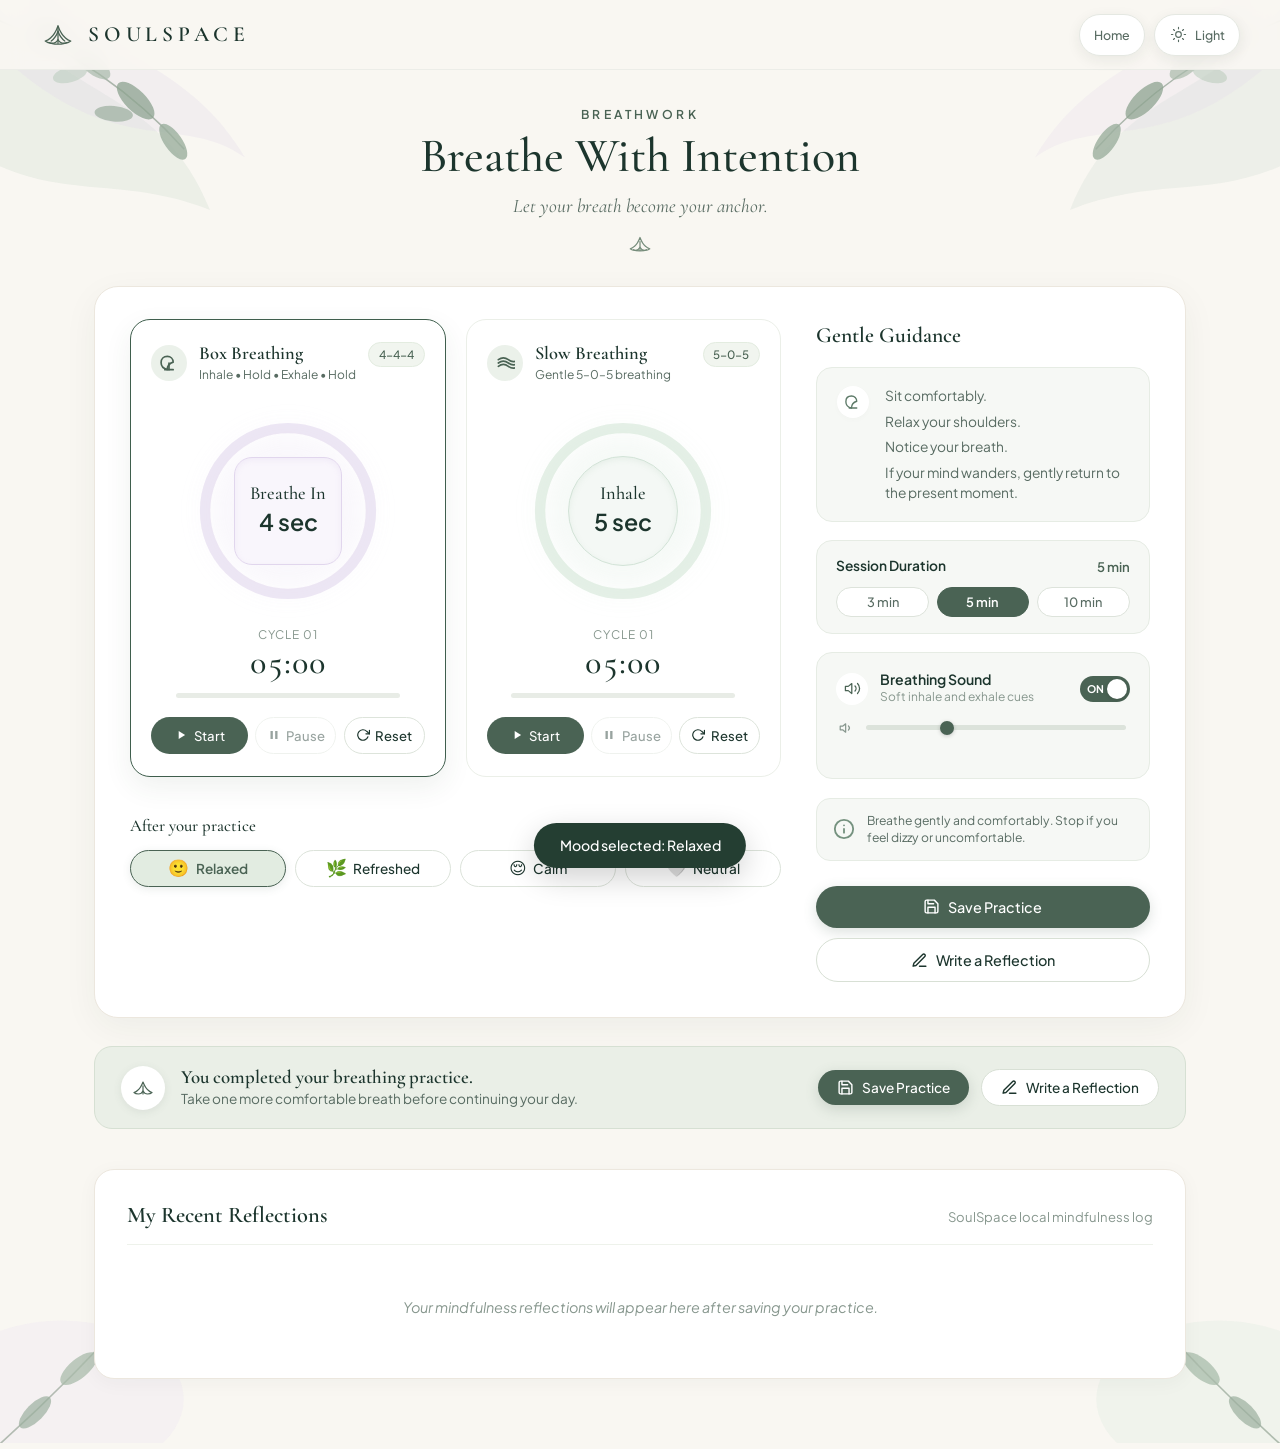
<file: breathwork/breathwork.html>
<!DOCTYPE html>
<html lang="en">
<head>
  <meta charset="UTF-8">
  <meta name="viewport" content="width=device-width, initial-scale=1.0">
  <title>SoulSpace — Breathe With Intention</title>
  <meta name="description" content="SoulSpace Breathwork: Pause, breathe, and reflect with intentional breathing exercises.">
  <link rel="stylesheet" href="breathwork.css">
  <script>
    (() => { let theme = null; try { theme = localStorage.getItem('soulspace-theme'); } catch {} document.documentElement.dataset.theme = theme === 'dark' || theme === 'light' ? theme : (window.matchMedia('(prefers-color-scheme: dark)').matches ? 'dark' : 'light'); })();
  </script>
  <link rel="preconnect" href="https://fonts.googleapis.com">
  <link rel="preconnect" href="https://fonts.gstatic.com" crossorigin>
  <link href="https://fonts.googleapis.com/css2?family=Cormorant+Garamond:ital,wght@0,400;0,500;0,600;0,700;1,400&family=Plus+Jakarta+Sans:wght@300;400;500;600;700&display=swap" rel="stylesheet">
</head>
<body>
  <!-- Ambient Botanical Background Elements -->
  <div class="ambient-botanical top-left" aria-hidden="true">
    <svg viewBox="0 0 320 320" fill="none" xmlns="http://www.w3.org/2000/svg">
      <path d="M-20 -20 C60 120, 180 90, 240 240 C140 200, 70 230, -20 180 Z" fill="rgba(195, 212, 197, 0.28)" />
      <path d="M40 -30 C90 60, 210 60, 280 180 C210 130, 140 180, 20 80 Z" fill="rgba(224, 214, 232, 0.32)" />
      <!-- Delicate watercolor olive/eucalyptus branch -->
      <path d="M-10 20 Q120 70 210 170" stroke="#758A78" stroke-width="1.8" stroke-linecap="round" opacity="0.65"/>
      <ellipse cx="60" cy="40" rx="22" ry="10" transform="rotate(25 60 40)" fill="#8FA693" opacity="0.75"/>
      <ellipse cx="105" cy="72" rx="26" ry="11" transform="rotate(40 105 72)" fill="#9EB3A1" opacity="0.7"/>
      <ellipse cx="155" cy="115" rx="28" ry="12" transform="rotate(45 155 115)" fill="#7F9983" opacity="0.75"/>
      <ellipse cx="198" cy="162" rx="24" ry="10" transform="rotate(55 198 162)" fill="#8FA693" opacity="0.8"/>
      <ellipse cx="80" cy="85" rx="20" ry="9" transform="rotate(-15 80 85)" fill="#B5C8B8" opacity="0.6"/>
      <ellipse cx="130" cy="130" rx="22" ry="9" transform="rotate(5 130 130)" fill="#8FA693" opacity="0.7"/>
    </svg>
  </div>

  <div class="ambient-botanical top-right" aria-hidden="true">
    <svg viewBox="0 0 320 320" fill="none" xmlns="http://www.w3.org/2000/svg">
      <path d="M340 -20 C260 120, 140 90, 80 240 C180 200, 250 230, 340 180 Z" fill="rgba(195, 212, 197, 0.25)" />
      <path d="M280 -30 C230 60, 110 60, 40 180 C110 130, 180 180, 300 80 Z" fill="rgba(224, 214, 232, 0.28)" />
      <path d="M330 20 Q200 70 110 170" stroke="#758A78" stroke-width="1.8" stroke-linecap="round" opacity="0.65"/>
      <ellipse cx="260" cy="40" rx="22" ry="10" transform="rotate(-25 260 40)" fill="#8FA693" opacity="0.75"/>
      <ellipse cx="215" cy="72" rx="26" ry="11" transform="rotate(-40 215 72)" fill="#9EB3A1" opacity="0.7"/>
      <ellipse cx="165" cy="115" rx="28" ry="12" transform="rotate(-45 165 115)" fill="#7F9983" opacity="0.75"/>
      <ellipse cx="122" cy="162" rx="24" ry="10" transform="rotate(-55 122 162)" fill="#8FA693" opacity="0.8"/>
      <ellipse cx="240" cy="85" rx="20" ry="9" transform="rotate(15 240 85)" fill="#B5C8B8" opacity="0.6"/>
    </svg>
  </div>

  <div class="ambient-botanical bottom-left" aria-hidden="true">
    <svg viewBox="0 0 320 320" fill="none" xmlns="http://www.w3.org/2000/svg">
      <ellipse cx="70" cy="270" rx="140" ry="90" fill="rgba(235, 225, 240, 0.35)" />
      <path d="M-10 330 Q80 250 160 160" stroke="#758A78" stroke-width="1.8" stroke-linecap="round" opacity="0.6"/>
      <ellipse cx="40" cy="285" rx="24" ry="10" transform="rotate(-45 40 285)" fill="#8FA693" opacity="0.7"/>
      <ellipse cx="90" cy="235" rx="26" ry="11" transform="rotate(-40 90 235)" fill="#9EB3A1" opacity="0.75"/>
      <ellipse cx="140" cy="180" rx="24" ry="10" transform="rotate(-35 140 180)" fill="#7F9983" opacity="0.8"/>
    </svg>
  </div>

  <div class="ambient-botanical bottom-right" aria-hidden="true">
    <svg viewBox="0 0 320 320" fill="none" xmlns="http://www.w3.org/2000/svg">
      <ellipse cx="250" cy="270" rx="140" ry="90" fill="rgba(215, 230, 218, 0.3)" />
      <path d="M330 330 Q240 250 160 160" stroke="#758A78" stroke-width="1.8" stroke-linecap="round" opacity="0.6"/>
      <ellipse cx="280" cy="285" rx="24" ry="10" transform="rotate(45 280 285)" fill="#8FA693" opacity="0.7"/>
      <ellipse cx="230" cy="235" rx="26" ry="11" transform="rotate(40 230 235)" fill="#9EB3A1" opacity="0.75"/>
      <ellipse cx="180" cy="180" rx="24" ry="10" transform="rotate(35 180 180)" fill="#7F9983" opacity="0.8"/>
    </svg>
  </div>

  <!-- Header Navigation -->
  <header class="header">
    <div class="header-container">
      <a href="#home" class="logo" aria-label="SoulSpace Home">
        <svg class="logo-icon" viewBox="0 0 48 36" fill="none" stroke="currentColor" stroke-width="1.7" stroke-linecap="round" stroke-linejoin="round">
          <!-- Lotus icon matching reference -->
          <path d="M24 6 C24 6, 28 17, 34 22 C37 25, 41 26, 41 26 C41 26, 38 29, 32 29 C26 29, 24 24, 24 24 C24 24, 22 29, 16 29 C10 29, 7 26, 7 26 C7 26, 11 25, 14 22 C20 17, 24 6, 24 6 Z"/>
          <path d="M24 13 C26 19, 29 23, 33 26"/>
          <path d="M24 13 C22 19, 19 23, 15 26"/>
          <path d="M24 6 L24 29"/>
          <path d="M12 28 C16 31, 32 31, 36 28"/>
        </svg>
        <span class="logo-text">SOULSPACE</span>
      </a>
      <div class="practice-header-actions">
        <a class="practice-home-button" href="/">Home</a>
        <button class="theme-toggle" type="button" aria-label="Switch to dark theme" aria-pressed="false">
          <svg class="theme-icon theme-sun" viewBox="0 0 24 24" aria-hidden="true"><circle cx="12" cy="12" r="4"/><path d="M12 2v2m0 16v2M4.93 4.93l1.42 1.42m11.3 11.3 1.42 1.42M2 12h2m16 0h2M4.93 19.07l1.42-1.42m11.3-11.3 1.42-1.42"/></svg>
          <svg class="theme-icon theme-moon" viewBox="0 0 24 24" aria-hidden="true"><path d="M20.3 15.4A8.5 8.5 0 0 1 8.6 3.7 8.5 8.5 0 1 0 20.3 15.4Z"/></svg>
          <span data-theme-name>Light</span>
        </button>
      </div>
    </div>
  </header>

  <!-- Main Content Area -->
  <main class="main-wrapper" id="mainContent">
    <!-- Page Header Section -->
    <section class="page-intro" aria-labelledby="pageTitle">
      <p class="section-kicker">BREATHWORK</p>
      <h1 class="page-title" id="pageTitle">Breathe With Intention</h1>
      <p class="page-subtitle">Let your breath become your anchor.</p>
      
      <!-- Lotus ornament underneath subtitle -->
      <div class="intro-ornament" aria-hidden="true">
        <svg viewBox="0 0 32 24" fill="none" stroke="#758C7A" stroke-width="1.5" stroke-linecap="round" stroke-linejoin="round">
          <path d="M16 4 C16 4, 19 12, 23 15 C25 17, 28 18, 28 18 C28 18, 26 20, 22 20 C18 20, 16 16, 16 16 C16 16, 14 20, 10 20 C6 20, 4 18, 4 18 C4 18, 7 17, 9 15 C13 12, 16 4, 16 4 Z"/>
          <path d="M16 9 L16 20"/>
          <path d="M8 19 C11 21, 21 21, 24 19"/>
        </svg>
      </div>
    </section>

    <!-- Main Central Card Container -->
    <div class="breathwork-container">
      <div class="breathwork-grid">
        
        <!-- LEFT COLUMN: Practice Cards & Mood Selector -->
        <div class="practice-column">
          <!-- Two Side-by-Side Selectable Breathing Technique Cards -->
          <div class="techniques-row" role="radiogroup" aria-label="Select breathing technique">
            
            <!-- Technique 1: Box Breathing -->
            <article class="technique-card active" id="cardBox" data-technique="box" tabindex="0" role="radio" aria-checked="true" aria-labelledby="boxTitle">
              <div class="card-header">
                <div class="technique-meta">
                  <div class="technique-icon-badge" aria-hidden="true">
                    <!-- Sprout / Leaf icon -->
                    <svg viewBox="0 0 24 24" fill="none" stroke="currentColor" stroke-width="2" stroke-linecap="round" stroke-linejoin="round">
                      <path d="M7 20h10"/>
                      <path d="M10 20c0-4.5 2-7.5 7-9 0-4-3-7-7-7-4.5 0-7.5 3-7.5 7.5C2.5 16 6 19 10 20z"/>
                      <path d="M12 20v-8"/>
                    </svg>
                  </div>
                  <div class="technique-text">
                    <h2 class="technique-title" id="boxTitle">Box Breathing</h2>
                    <p class="technique-subtext">Inhale • Hold • Exhale • Hold</p>
                  </div>
                </div>
                <span class="technique-badge">4-4-4</span>
              </div>

              <!-- Breathing Visualizer -->
              <div class="visualizer-wrapper">
                <div class="circle-container box-theme" id="visualizerBox">
                  <!-- Outer glowing lavender/purple aura -->
                  <div class="aura-glow aura-box"></div>
                  <!-- Rotating / pulsing indicator ring -->
                  <div class="breathing-ring ring-box" id="ringBox">
                    <svg class="ring-svg" viewBox="0 0 220 220">
                      <circle class="ring-track" cx="110" cy="110" r="96" fill="none" stroke="rgba(215, 203, 230, 0.45)" stroke-width="12" />
                      <circle class="ring-progress" id="ringProgressBox" cx="110" cy="110" r="96" fill="none" stroke="rgba(176, 153, 206, 0.85)" stroke-width="12" stroke-linecap="round" stroke-dasharray="603.18" stroke-dashoffset="603.18" transform="rotate(-90 110 110)"/>
                    </svg>
                  </div>

                  <!-- Inner Square / Breathing Orb matching reference -->
                  <div class="breath-orb orb-box" id="orbBox">
                    <div class="inner-box-shape" aria-hidden="true"></div>
                    <div class="breath-content">
                      <span class="phase-label" id="phaseLabelBox">Inhale</span>
                      <span class="phase-counter" id="phaseCounterBox">4 sec</span>
                    </div>
                  </div>
                </div>
              </div>

              <!-- Session Status -->
              <div class="session-stats">
                <span class="cycle-text" id="cycleBox">Cycle 01</span>
                <span class="time-display" id="timeDisplayBox">05:00</span>
                <div class="progress-track" role="progressbar" aria-valuemin="0" aria-valuemax="100" aria-valuenow="0" id="progressTrackBox" aria-label="Box breathing session progress">
                  <div class="progress-fill" id="progressFillBox" style="width: 0%;"></div>
                </div>
              </div>

              <!-- Controls -->
              <div class="card-controls">
                <button class="ctrl-btn btn-start" id="startBox" type="button" aria-label="Start Box Breathing">
                  <svg class="ctrl-icon" viewBox="0 0 24 24" fill="currentColor">
                    <path d="M8 5v14l11-7z"/>
                  </svg>
                  <span>Start</span>
                </button>
                <button class="ctrl-btn btn-pause" id="pauseBox" type="button" aria-label="Pause Box Breathing" disabled>
                  <svg class="ctrl-icon" viewBox="0 0 24 24" fill="currentColor">
                    <path d="M6 19h4V5H6v14zm8-14v14h4V5h-4z"/>
                  </svg>
                  <span>Pause</span>
                </button>
                <button class="ctrl-btn btn-reset" id="resetBox" type="button" aria-label="Reset Box Breathing">
                  <svg class="ctrl-icon" viewBox="0 0 24 24" fill="none" stroke="currentColor" stroke-width="2" stroke-linecap="round" stroke-linejoin="round">
                    <path d="M23 4v6h-6"/>
                    <path d="M20.49 15a9 9 0 1 1-2.12-9.36L23 10"/>
                  </svg>
                  <span>Reset</span>
                </button>
              </div>
            </article>

            <!-- Technique 2: Slow Breathing -->
            <article class="technique-card" id="cardSlow" data-technique="slow" tabindex="0" role="radio" aria-checked="false" aria-labelledby="slowTitle">
              <div class="card-header">
                <div class="technique-meta">
                  <div class="technique-icon-badge" aria-hidden="true">
                    <!-- Flowing breeze / gentle wave icon -->
                    <svg viewBox="0 0 24 24" fill="none" stroke="currentColor" stroke-width="2" stroke-linecap="round" stroke-linejoin="round">
                      <path d="M4 12c4-3 8-3 12 0s8 3 12 0"/>
                      <path d="M4 8c4-3 8-3 12 0s8 3 12 0"/>
                      <path d="M4 16c4-3 8-3 12 0s8 3 12 0"/>
                    </svg>
                  </div>
                  <div class="technique-text">
                    <h2 class="technique-title" id="slowTitle">Slow Breathing</h2>
                    <p class="technique-subtext">Gentle 5–0–5 breathing</p>
                  </div>
                </div>
                <span class="technique-badge">5-0-5</span>
              </div>

              <!-- Breathing Visualizer -->
              <div class="visualizer-wrapper">
                <div class="circle-container slow-theme" id="visualizerSlow">
                  <!-- Outer glowing sage aura -->
                  <div class="aura-glow aura-slow"></div>
                  <!-- Rotating / pulsing indicator ring -->
                  <div class="breathing-ring ring-slow" id="ringSlow">
                    <svg class="ring-svg" viewBox="0 0 220 220">
                      <circle class="ring-track" cx="110" cy="110" r="96" fill="none" stroke="rgba(198, 222, 203, 0.45)" stroke-width="12" />
                      <circle class="ring-progress" id="ringProgressSlow" cx="110" cy="110" r="96" fill="none" stroke="rgba(122, 163, 133, 0.85)" stroke-width="12" stroke-linecap="round" stroke-dasharray="603.18" stroke-dashoffset="603.18" transform="rotate(-90 110 110)"/>
                    </svg>
                  </div>

                  <!-- Inner Orb matching reference -->
                  <div class="breath-orb orb-slow" id="orbSlow">
                    <div class="inner-circle-shape" aria-hidden="true"></div>
                    <div class="breath-content">
                      <span class="phase-label" id="phaseLabelSlow">Inhale</span>
                      <span class="phase-counter" id="phaseCounterSlow">5 sec</span>
                    </div>
                  </div>
                </div>
              </div>

              <!-- Session Status -->
              <div class="session-stats">
                <span class="cycle-text" id="cycleSlow">Cycle 01</span>
                <span class="time-display" id="timeDisplaySlow">05:00</span>
                <div class="progress-track" role="progressbar" aria-valuemin="0" aria-valuemax="100" aria-valuenow="0" id="progressTrackSlow" aria-label="Slow breathing session progress">
                  <div class="progress-fill" id="progressFillSlow" style="width: 0%;"></div>
                </div>
              </div>

              <!-- Controls -->
              <div class="card-controls">
                <button class="ctrl-btn btn-start" id="startSlow" type="button" aria-label="Start Slow Breathing">
                  <svg class="ctrl-icon" viewBox="0 0 24 24" fill="currentColor">
                    <path d="M8 5v14l11-7z"/>
                  </svg>
                  <span>Start</span>
                </button>
                <button class="ctrl-btn btn-pause" id="pauseSlow" type="button" aria-label="Pause Slow Breathing" disabled>
                  <svg class="ctrl-icon" viewBox="0 0 24 24" fill="currentColor">
                    <path d="M6 19h4V5H6v14zm8-14v14h4V5h-4z"/>
                  </svg>
                  <span>Pause</span>
                </button>
                <button class="ctrl-btn btn-reset" id="resetSlow" type="button" aria-label="Reset Slow Breathing">
                  <svg class="ctrl-icon" viewBox="0 0 24 24" fill="none" stroke="currentColor" stroke-width="2" stroke-linecap="round" stroke-linejoin="round">
                    <path d="M23 4v6h-6"/>
                    <path d="M20.49 15a9 9 0 1 1-2.12-9.36L23 10"/>
                  </svg>
                  <span>Reset</span>
                </button>
              </div>
            </article>

          </div>

          <!-- Bottom: After Your Practice / Mood Selection Bar -->
          <div class="after-practice-section">
            <h3 class="after-practice-heading">After your practice</h3>
            <div class="mood-options-group" role="radiogroup" aria-label="How do you feel after practice">
              <button class="mood-pill" data-mood="Relaxed" type="button" role="radio" aria-checked="false">
                <span class="mood-icon">🙂</span>
                <span class="mood-text">Relaxed</span>
              </button>
              <button class="mood-pill" data-mood="Refreshed" type="button" role="radio" aria-checked="false">
                <span class="mood-icon">🌿</span>
                <span class="mood-text">Refreshed</span>
              </button>
              <button class="mood-pill" data-mood="Calm" type="button" role="radio" aria-checked="false">
                <span class="mood-icon">😌</span>
                <span class="mood-text">Calm</span>
              </button>
              <button class="mood-pill" data-mood="Neutral" type="button" role="radio" aria-checked="false">
                <span class="mood-icon">🤍</span>
                <span class="mood-text">Neutral</span>
              </button>
            </div>
          </div>
        </div>

        <!-- RIGHT COLUMN: Gentle Guidance, Sound Settings & Actions -->
        <aside class="sidebar-column" aria-label="Breathing Guidance and Settings">
          <h2 class="sidebar-title">Gentle Guidance</h2>

          <!-- Guidance Checklist Card -->
          <div class="guidance-card">
            <div class="guidance-icon-wrap" aria-hidden="true">
              <svg viewBox="0 0 24 24" fill="none" stroke="#5D7A68" stroke-width="1.8" stroke-linecap="round" stroke-linejoin="round">
                <path d="M7 20h10"/>
                <path d="M10 20c0-4.5 2-7.5 7-9 0-4-3-7-7-7-4.5 0-7.5 3-7.5 7.5C2.5 16 6 19 10 20z"/>
              </svg>
            </div>
            <ul class="guidance-list">
              <li>Sit comfortably.</li>
              <li>Relax your shoulders.</li>
              <li>Notice your breath.</li>
              <li>If your mind wanders, gently return to the present moment.</li>
            </ul>
          </div>

          <!-- Duration Selector Card (Default: 5 min) -->
          <div class="duration-card">
            <div class="duration-header">
              <span class="duration-label">Session Duration</span>
              <span class="duration-current" id="durationValue">5 min</span>
            </div>
            <div class="duration-pills" role="radiogroup" aria-label="Session Duration">
              <button class="duration-pill" data-minutes="3" type="button" role="radio" aria-checked="false">3 min</button>
              <button class="duration-pill active" data-minutes="5" type="button" role="radio" aria-checked="true">5 min</button>
              <button class="duration-pill" data-minutes="10" type="button" role="radio" aria-checked="false">10 min</button>
            </div>
          </div>

          <!-- Sound Controls Card -->
          <div class="sound-card">
            <div class="sound-header">
              <div class="sound-icon-wrap" aria-hidden="true">
                <svg viewBox="0 0 24 24" fill="none" stroke="currentColor" stroke-width="1.8" stroke-linecap="round" stroke-linejoin="round">
                  <polygon points="11 5 6 9 2 9 2 15 6 15 11 19 11 5"/>
                  <path d="M15.54 8.46a5 5 0 0 1 0 7.07"/>
                  <path d="M19.07 4.93a10 10 0 0 1 0 14.14"/>
                </svg>
              </div>
              <div class="sound-info">
                <div class="sound-title">Breathing Sound</div>
                <div class="sound-sub">Soft inhale and exhale cues</div>
              </div>
              <!-- Switch Toggle -->
              <label class="toggle-switch" aria-label="Toggle breathing sounds">
                <input type="checkbox" id="soundToggle" checked>
                <span class="toggle-slider">
                  <span class="toggle-label-text" id="toggleStatus">On</span>
                </span>
              </label>
            </div>

            <!-- Volume Slider -->
            <div class="volume-slider-group">
              <span class="volume-icon" aria-hidden="true">
                <svg viewBox="0 0 24 24" fill="none" stroke="currentColor" stroke-width="2" stroke-linecap="round" stroke-linejoin="round">
                  <polygon points="11 5 6 9 2 9 2 15 6 15 11 19 11 5"/>
                  <path d="M15.54 8.46a5 5 0 0 1 0 7.07"/>
                </svg>
              </span>
              <input type="range" class="volume-range" id="volumeSlider" min="0" max="100" value="30" aria-label="Sound volume">
            </div>

            <!-- Audio notification / status -->
            <p class="audio-status-msg" id="audioStatusMsg" aria-live="polite"></p>
          </div>

          <!-- Safety Note Card -->
          <div class="safety-card">
            <div class="safety-icon-wrap" aria-hidden="true">
              <svg viewBox="0 0 24 24" fill="none" stroke="currentColor" stroke-width="2" stroke-linecap="round" stroke-linejoin="round">
                <circle cx="12" cy="12" r="10"/>
                <line x1="12" y1="16" x2="12" y2="12"/>
                <line x1="12" y1="8" x2="12.01" y2="8"/>
              </svg>
            </div>
            <p class="safety-text">
              Breathe gently and comfortably. Stop if you feel dizzy or uncomfortable.
            </p>
          </div>

          <!-- Sidebar Action Buttons -->
          <div class="sidebar-actions">
            <button class="btn-action-primary" id="btnSaveSidebar" type="button">
              <svg viewBox="0 0 24 24" fill="none" stroke="currentColor" stroke-width="2" stroke-linecap="round" stroke-linejoin="round">
                <path d="M19 21H5a2 2 0 0 1-2-2V5a2 2 0 0 1 2-2h11l5 5v11a2 2 0 0 1-2 2z"/>
                <polyline points="17 21 17 13 7 13 7 21"/>
                <polyline points="7 3 7 8 15 8"/>
              </svg>
              <span>Save Practice</span>
            </button>
            <button class="btn-action-secondary" id="btnReflectSidebar" type="button">
              <svg viewBox="0 0 24 24" fill="none" stroke="currentColor" stroke-width="2" stroke-linecap="round" stroke-linejoin="round">
                <path d="M12 20h9"/>
                <path d="M16.5 3.5a2.121 2.121 0 0 1 3 3L7 19l-4 1 1-4L16.5 3.5z"/>
              </svg>
              <span>Write a Reflection</span>
            </button>
          </div>
        </aside>

      </div>
    </div>

    <!-- Bottom Practice Completion Banner matching reference image -->
    <section class="completion-banner" id="completionBanner" aria-live="polite">
      <div class="completion-banner-inner">
        <div class="completion-meta">
          <div class="completion-lotus-badge" aria-hidden="true">
            <svg viewBox="0 0 32 24" fill="none" stroke="currentColor" stroke-width="1.6" stroke-linecap="round" stroke-linejoin="round">
              <path d="M16 4 C16 4, 19 12, 23 15 C25 17, 28 18, 28 18 C28 18, 26 20, 22 20 C18 20, 16 16, 16 16 C16 16, 14 20, 10 20 C6 20, 4 18, 4 18 C4 18, 7 17, 9 15 C13 12, 16 4, 16 4 Z"/>
              <path d="M16 9 L16 20"/>
            </svg>
          </div>
          <div class="completion-text-wrap">
            <h2 class="completion-title">You completed your breathing practice.</h2>
            <p class="completion-sub">Take one more comfortable breath before continuing your day.</p>
          </div>
        </div>

        <div class="completion-actions">
          <button class="btn-action-primary banner-btn" id="btnSaveBanner" type="button">
            <svg viewBox="0 0 24 24" fill="none" stroke="currentColor" stroke-width="2" stroke-linecap="round" stroke-linejoin="round">
              <path d="M19 21H5a2 2 0 0 1-2-2V5a2 2 0 0 1 2-2h11l5 5v11a2 2 0 0 1-2 2z"/>
              <polyline points="17 21 17 13 7 13 7 21"/>
              <polyline points="7 3 7 8 15 8"/>
            </svg>
            <span>Save Practice</span>
          </button>
          <button class="btn-action-secondary banner-btn" id="btnReflectBanner" type="button">
            <svg viewBox="0 0 24 24" fill="none" stroke="currentColor" stroke-width="2" stroke-linecap="round" stroke-linejoin="round">
              <path d="M12 20h9"/>
              <path d="M16.5 3.5a2.121 2.121 0 0 1 3 3L7 19l-4 1 1-4L16.5 3.5z"/>
            </svg>
            <span>Write a Reflection</span>
          </button>
        </div>
      </div>
    </section>

    <!-- Reflections History & Saved Records Section -->
    <section class="history-section" id="my-reflections">
      <div class="history-header">
        <h2 class="history-title">My Recent Reflections</h2>
        <span class="history-subtitle">SoulSpace local mindfulness log</span>
      </div>
      <div class="history-list" id="historyList">
        <!-- Rendered dynamically from localStorage -->
      </div>
    </section>
  </main>

  <!-- Reflection & Completion Modal -->
  <div class="modal-backdrop" id="reflectionModal" aria-hidden="true" role="dialog" aria-modal="true" aria-labelledby="modalTitle">
    <div class="modal-card">
      <button class="modal-close-btn" id="modalCloseBtn" aria-label="Close modal">&times;</button>
      
      <div class="modal-header-icon" aria-hidden="true">🌸</div>
      <h2 class="modal-title" id="modalTitle">Breathing Practice Complete</h2>
      <p class="modal-subtitle">You made time to pause and breathe.</p>

      <div class="modal-body">
        <p class="modal-question">How do you feel now?</p>
        
        <div class="modal-mood-group" role="radiogroup" aria-label="Select mood">
          <button class="modal-mood-btn" data-mood="Relaxed" type="button">
            <span>🙂</span>
            <span>Relaxed</span>
          </button>
          <button class="modal-mood-btn" data-mood="Refreshed" type="button">
            <span>🌿</span>
            <span>Refreshed</span>
          </button>
          <button class="modal-mood-btn" data-mood="Calm" type="button">
            <span>😌</span>
            <span>Calm</span>
          </button>
          <button class="modal-mood-btn" data-mood="Neutral" type="button">
            <span>🤍</span>
            <span>Neutral</span>
          </button>
        </div>

        <div class="modal-reflection-field">
          <label for="reflectionInput">Write a quiet thought or reflection (optional):</label>
          <textarea id="reflectionInput" rows="3" placeholder="How was your rhythm today? What thoughts surfaced?"></textarea>
        </div>
      </div>

      <div class="modal-footer">
        <button class="btn-action-primary" id="btnSaveModal" type="button">
          <span>Save Practice</span>
        </button>
      </div>
    </div>
  </div>

  <!-- Toast Notification -->
  <div class="toast-notice" id="toastNotice" role="status" aria-live="polite"></div>

  <!-- Local Audio Elements for Inhale, Hold, and Exhale cues -->
  <!-- Pixabay sound: DEEP INHALE EXHALE AMBIENT #1 by MIGHTUSER; Pixabay Content License. See ../assets/audio/README.md. -->
  <audio id="audioInhale" preload="none" loop src="../assets/audio/deep-inhale-exhale-ambient.mp3"></audio>
  <audio id="audioHold" preload="none"></audio>
  <audio id="audioExhale" preload="none"></audio>

  <script src="breathwork.js"></script>
  <script>
    (() => { const button = document.querySelector('.theme-toggle'); const apply = (theme, persist = false) => { const dark = theme === 'dark'; document.documentElement.dataset.theme = dark ? 'dark' : 'light'; document.documentElement.style.colorScheme = dark ? 'dark' : 'light'; button.setAttribute('aria-pressed', String(dark)); button.setAttribute('aria-label', `Switch to ${dark ? 'light' : 'dark'} theme`); button.querySelector('[data-theme-name]').textContent = dark ? 'Dark' : 'Light'; if (persist) { try { localStorage.setItem('soulspace-theme', dark ? 'dark' : 'light'); } catch {} } }; apply(document.documentElement.dataset.theme); button.addEventListener('click', () => apply(document.documentElement.dataset.theme === 'dark' ? 'light' : 'dark', true)); })();
  </script>
</body>
</html>
</file>
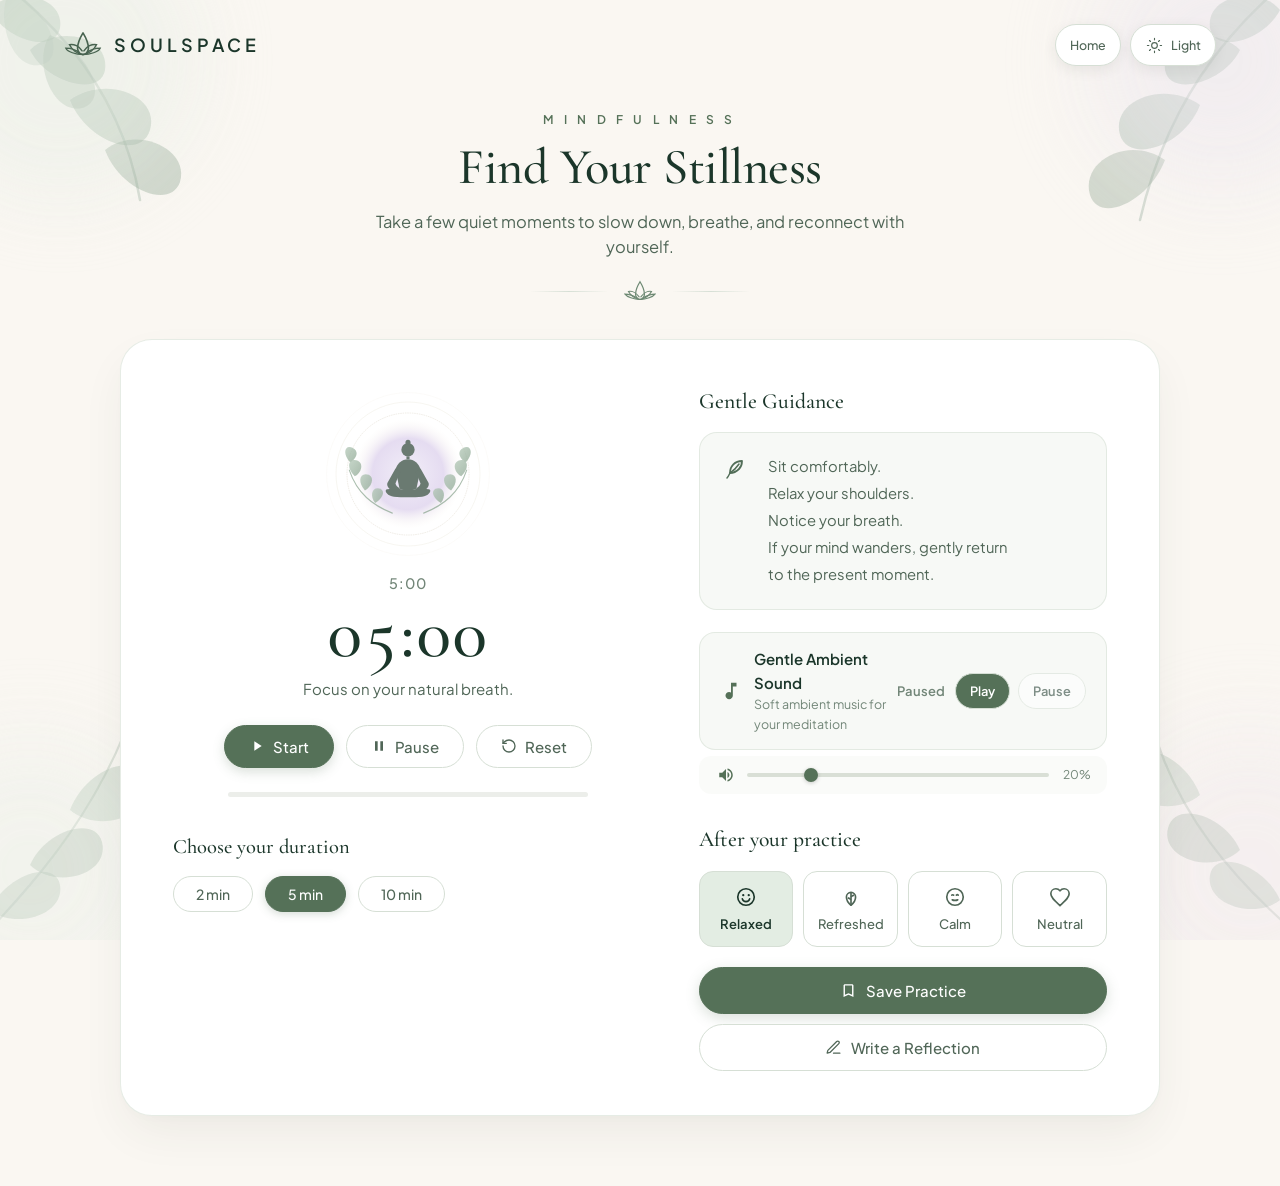
<file: meditation/meditation.html>
<!DOCTYPE html>
<html lang="en">
<head>
  <meta charset="UTF-8">
  <meta name="viewport" content="width=device-width, initial-scale=1.0">
  <title>SoulSpace — Find Your Stillness | Meditation</title>
  
  <!-- Google Fonts: Cormorant Garamond & Plus Jakarta Sans for serene typography -->
  <link rel="preconnect" href="https://fonts.googleapis.com">
  <link rel="preconnect" href="https://fonts.gstatic.com" crossorigin>
  <link href="https://fonts.googleapis.com/css2?family=Cormorant+Garamond:ital,wght@0,400;0,500;0,600;0,700;1,400&family=Plus+Jakarta+Sans:wght@300;400;500;600;700&display=swap" rel="stylesheet">
  
  <link rel="stylesheet" href="meditation.css">
  <script>
    (() => { let theme = null; try { theme = localStorage.getItem('soulspace-theme'); } catch {} document.documentElement.dataset.theme = theme === 'dark' || theme === 'light' ? theme : (window.matchMedia('(prefers-color-scheme: dark)').matches ? 'dark' : 'light'); })();
  </script>
</head>
<body>

  <!-- Decorative Botanical Watercolor Background Accents -->
  <div class="botanical-bg botanical-top-left" aria-hidden="true">
    <svg viewBox="0 0 320 320" fill="none" xmlns="http://www.w3.org/2000/svg">
      <path d="M-40 -40 C60 20, 140 100, 160 220" stroke="#7A9480" stroke-width="2.5" stroke-linecap="round" opacity="0.35"/>
      <path d="M10 30 C30 5, 85 15, 80 48 C75 75, 25 60, 10 30 Z" fill="#8EA893" opacity="0.45"/>
      <path d="M50 70 C75 45, 130 55, 125 90 C120 118, 65 102, 50 70 Z" fill="#7E9B83" opacity="0.4"/>
      <path d="M90 120 C125 95, 180 115, 170 150 C160 182, 105 160, 90 120 Z" fill="#8EA893" opacity="0.45"/>
      <path d="M125 170 C155 145, 210 168, 200 202 C190 230, 140 210, 125 170 Z" fill="#728F77" opacity="0.38"/>
      <path d="M30 10 C15 35, 30 90, 60 85 C88 80, 70 30, 30 10 Z" fill="#9FB7A4" opacity="0.35"/>
      <path d="M70 55 C52 80, 72 135, 102 128 C130 120, 110 72, 70 55 Z" fill="#88A38E" opacity="0.38"/>
      <!-- Soft watercolor wash -->
      <circle cx="80" cy="80" r="140" fill="#E2EBE2" filter="blur(40px)" opacity="0.45"/>
    </svg>
  </div>

  <div class="botanical-bg botanical-top-right" aria-hidden="true">
    <svg viewBox="0 0 360 320" fill="none" xmlns="http://www.w3.org/2000/svg">
      <path d="M400 -40 C300 30, 230 110, 200 240" stroke="#7A9480" stroke-width="2.5" stroke-linecap="round" opacity="0.35"/>
      <path d="M340 30 C320 5, 265 15, 270 48 C275 75, 325 60, 340 30 Z" fill="#8EA893" opacity="0.45"/>
      <path d="M300 70 C275 45, 220 55, 225 90 C230 118, 285 102, 300 70 Z" fill="#7E9B83" opacity="0.4"/>
      <path d="M260 125 C225 100, 170 120, 180 155 C190 185, 245 165, 260 125 Z" fill="#8EA893" opacity="0.42"/>
      <path d="M225 180 C190 155, 140 180, 150 215 C160 245, 210 220, 225 180 Z" fill="#728F77" opacity="0.35"/>
      <!-- Lavender wash hint -->
      <circle cx="280" cy="80" r="130" fill="#E8E2EE" filter="blur(45px)" opacity="0.5"/>
    </svg>
  </div>

  <div class="botanical-bg botanical-bottom-left" aria-hidden="true">
    <svg viewBox="0 0 320 340" fill="none" xmlns="http://www.w3.org/2000/svg">
      <path d="M-30 380 C50 300, 130 220, 170 90" stroke="#7A9480" stroke-width="2.2" stroke-linecap="round" opacity="0.3"/>
      <path d="M20 310 C45 330, 95 315, 90 285 C85 258, 35 275, 20 310 Z" fill="#8EA893" opacity="0.4"/>
      <path d="M60 265 C85 290, 140 275, 132 242 C125 215, 75 230, 60 265 Z" fill="#7E9B83" opacity="0.38"/>
      <path d="M100 210 C130 235, 185 215, 175 180 C165 150, 115 170, 100 210 Z" fill="#8EA893" opacity="0.35"/>
      <circle cx="60" cy="270" r="130" fill="#E6EDE6" filter="blur(45px)" opacity="0.45"/>
    </svg>
  </div>

  <div class="botanical-bg botanical-bottom-right" aria-hidden="true">
    <svg viewBox="0 0 360 360" fill="none" xmlns="http://www.w3.org/2000/svg">
      <path d="M390 390 C290 310, 210 230, 190 90" stroke="#7A9480" stroke-width="2.2" stroke-linecap="round" opacity="0.32"/>
      <path d="M330 320 C305 340, 255 325, 260 295 C265 268, 315 285, 330 320 Z" fill="#8EA893" opacity="0.4"/>
      <path d="M290 270 C265 295, 210 280, 218 248 C225 220, 275 235, 290 270 Z" fill="#7E9B83" opacity="0.38"/>
      <path d="M250 215 C220 240, 165 220, 175 185 C185 155, 235 175, 250 215 Z" fill="#8EA893" opacity="0.35"/>
      <circle cx="300" cy="290" r="140" fill="#EDE4EB" filter="blur(48px)" opacity="0.45"/>
    </svg>
  </div>

  <!-- NAVIGATION HEADER -->
  <header class="site-header">
    <div class="header-container">
      <!-- Logo: Lotus symbol + SOULSPACE -->
      <a href="#home" class="brand-logo" aria-label="SoulSpace Home">
        <svg class="lotus-icon" viewBox="0 0 42 32" fill="none" xmlns="http://www.w3.org/2000/svg">
          <!-- Stylized Lotus -->
          <path d="M21 2C21 2 15 12 15 19C15 23 18 26 21 26C24 26 27 23 27 19C27 12 21 2 21 2Z" stroke="#486350" stroke-width="1.8" stroke-linecap="round" stroke-linejoin="round"/>
          <path d="M21 26C15 26 8 20 6 15C11 14 17 17 20 22" stroke="#486350" stroke-width="1.6" stroke-linecap="round"/>
          <path d="M21 26C27 26 34 20 36 15C31 14 25 17 22 22" stroke="#486350" stroke-width="1.6" stroke-linecap="round"/>
          <path d="M21 26C13 26 4 23 2 19C7 19 13 21 17 24" stroke="#486350" stroke-width="1.4" stroke-linecap="round"/>
          <path d="M21 26C29 26 38 23 40 19C35 19 29 21 25 24" stroke="#486350" stroke-width="1.4" stroke-linecap="round"/>
        </svg>
        <span class="brand-name">SOULSPACE</span>
      </a>
      <div class="practice-header-actions">
        <a class="practice-home-button" href="/">Home</a>
        <button class="theme-toggle" type="button" aria-label="Switch to dark theme" aria-pressed="false">
          <svg class="theme-icon theme-sun" viewBox="0 0 24 24" aria-hidden="true"><circle cx="12" cy="12" r="4"/><path d="M12 2v2m0 16v2M4.93 4.93l1.42 1.42m11.3 11.3 1.42 1.42M2 12h2m16 0h2M4.93 19.07l1.42-1.42m11.3-11.3 1.42-1.42"/></svg>
          <svg class="theme-icon theme-moon" viewBox="0 0 24 24" aria-hidden="true"><path d="M20.3 15.4A8.5 8.5 0 0 1 8.6 3.7 8.5 8.5 0 1 0 20.3 15.4Z"/></svg>
          <span data-theme-name>Light</span>
        </button>
      </div>
    </div>
  </header>

  <!-- MAIN CONTENT AREA -->
  <main class="page-main">
    
    <!-- PAGE TITLE / HERO SECTION -->
    <section class="hero-section text-center">
      <span class="category-badge">M I N D F U L N E S S</span>
      <h1 class="page-title">Find Your Stillness</h1>
      <p class="page-subtitle">Take a few quiet moments to slow down, breathe, and reconnect with yourself.</p>
      
      <!-- Lotus Ornament -->
      <div class="lotus-ornament" aria-hidden="true">
        <span class="ornament-line"></span>
        <svg class="ornament-lotus" viewBox="0 0 36 26" fill="none" xmlns="http://www.w3.org/2000/svg">
          <path d="M18 2C18 2 13 10 13 16C13 19.5 15.5 22 18 22C20.5 22 23 19.5 23 16C23 10 18 2 18 2Z" stroke="#6D8973" stroke-width="1.4" stroke-linecap="round"/>
          <path d="M18 22C13 22 7 17 5 13C9 12 14 15 17 19" stroke="#6D8973" stroke-width="1.3" stroke-linecap="round"/>
          <path d="M18 22C23 22 29 17 31 13C27 12 22 15 19 19" stroke="#6D8973" stroke-width="1.3" stroke-linecap="round"/>
          <path d="M18 22C11 22 3 19 1 16C5 16 11 18 15 20.5" stroke="#6D8973" stroke-width="1.2" stroke-linecap="round"/>
          <path d="M18 22C25 22 33 19 35 16C31 16 25 18 21 20.5" stroke="#6D8973" stroke-width="1.2" stroke-linecap="round"/>
        </svg>
        <span class="ornament-line"></span>
      </div>
    </section>

    <!-- MEDITATION CARD -->
    <section class="meditation-container">
      <div class="meditation-card">
        
        <!-- LEFT COLUMN: TIMER & CONTROLS -->
        <div class="card-column timer-column">
          
          <!-- Serene Halo & Meditating Figure Illustration -->
          <div class="meditation-art-wrap">
            <div class="halo-circle" id="haloCircle">
              <!-- Animated / Soft Breathing Halo SVG -->
              <svg class="meditation-svg" viewBox="0 0 280 230" fill="none" xmlns="http://www.w3.org/2000/svg">
                <defs>
                  <radialGradient id="lavenderGlow" cx="50%" cy="50%" r="50%">
                    <stop offset="0%" stop-color="#F2EEF8"/>
                    <stop offset="65%" stop-color="#E5DCF1"/>
                    <stop offset="100%" stop-color="#FAF7F2" stop-opacity="0"/>
                  </radialGradient>
                  <linearGradient id="leafGrad" x1="0%" y1="0%" x2="100%" y2="100%">
                    <stop offset="0%" stop-color="#B2C7B6"/>
                    <stop offset="100%" stop-color="#8DA792"/>
                  </linearGradient>
                </defs>

                <!-- Soft lavender circular aura -->
                <circle cx="140" cy="115" r="70" fill="url(#lavenderGlow)"/>

                <!-- Delicate fine concentric gold/sage rings -->
                <circle cx="140" cy="115" r="78" stroke="#DCD5C5" stroke-width="0.9" opacity="0.6" stroke-dasharray="2 1"/>
                <circle cx="140" cy="115" r="92" stroke="#E2DDCE" stroke-width="0.8" opacity="0.45"/>
                <circle cx="140" cy="115" r="104" stroke="#ECE7DC" stroke-width="0.7" opacity="0.35"/>

                <!-- Left Botanical Sprig -->
                <g class="botanical-sprig-left" opacity="0.75">
                  <path d="M120 165 C95 155, 75 140, 65 110" stroke="#8EA893" stroke-width="1.4" stroke-linecap="round"/>
                  <path d="M98 152 C90 142, 95 130, 105 134 C112 138, 106 148, 98 152 Z" fill="url(#leafGrad)"/>
                  <path d="M85 136 C75 125, 78 112, 90 116 C98 120, 93 132, 85 136 Z" fill="url(#leafGrad)"/>
                  <path d="M72 118 C60 106, 64 94, 76 98 C84 102, 80 114, 72 118 Z" fill="url(#leafGrad)"/>
                  <path d="M66 100 C55 88, 60 76, 70 82 C78 86, 74 96, 66 100 Z" fill="url(#leafGrad)"/>
                </g>

                <!-- Right Botanical Sprig -->
                <g class="botanical-sprig-right" opacity="0.75">
                  <path d="M160 165 C185 155, 205 140, 215 110" stroke="#8EA893" stroke-width="1.4" stroke-linecap="round"/>
                  <path d="M182 152 C190 142, 185 130, 175 134 C168 138, 174 148, 182 152 Z" fill="url(#leafGrad)"/>
                  <path d="M195 136 C205 125, 202 112, 190 116 C182 120, 187 132, 195 136 Z" fill="url(#leafGrad)"/>
                  <path d="M208 118 C220 106, 216 94, 204 98 C196 102, 200 114, 208 118 Z" fill="url(#leafGrad)"/>
                  <path d="M214 100 C225 88, 220 76, 210 82 C202 86, 206 96, 214 100 Z" fill="url(#leafGrad)"/>
                </g>

                <!-- Meditating Figure Silhouette (Lotus Posture) -->
                <g class="meditator-silhouette" fill="#6A7A71">
                  <!-- Head & top bun -->
                  <circle cx="140" cy="84" r="8.5"/>
                  <circle cx="140" cy="74.5" r="3.2"/>
                  <!-- Neck -->
                  <path d="M138 92.5 H142 V96 H138 Z"/>
                  <!-- Torso & Shoulders -->
                  <path d="M140 96 C132 96, 126 102, 124 109 L129 133 C130 137, 150 137, 151 133 L156 109 C154 102, 148 96, 140 96 Z"/>
                  <!-- Left Arm & Hand resting on knee -->
                  <path d="M124 108 L114 126 C112 129, 115 136, 122 136 L131 136 C131 133, 125 132, 124 127 L130 112 Z"/>
                  <!-- Right Arm & Hand resting on knee -->
                  <path d="M156 108 L166 126 C168 129, 165 136, 158 136 L149 136 C149 133, 155 132, 156 127 L150 112 Z"/>
                  <!-- Cross-legged Base / Lap -->
                  <path d="M112 135 C110 137, 114 143, 122 144 C132 145, 148 145, 158 144 C166 143, 170 137, 168 135 C164 133, 155 135, 140 135 C125 135, 116 133, 112 135 Z"/>
                </g>
              </svg>
            </div>
          </div>

          <!-- Selected Duration Tracker Display (Small Text) -->
          <div class="selected-duration-badge" id="durationBadge">5:00</div>

          <!-- Main Serif Timer Display -->
          <div class="timer-display-wrap">
            <span class="timer-digits" id="timerDisplay">05:00</span>
          </div>

          <!-- Meditation Breath Guidance Caption -->
          <p class="breath-guidance-text" id="guidanceCaption">Focus on your natural breath.</p>

          <!-- Timer Controls (Start, Pause, Reset) -->
          <div class="timer-controls">
            <!-- Start Button -->
            <button class="btn-ctrl btn-start" id="btnStart" type="button" aria-label="Start meditation">
              <svg class="ctrl-icon" viewBox="0 0 24 24" fill="currentColor">
                <path d="M8 5V19L19 12L8 5Z"/>
              </svg>
              <span>Start</span>
            </button>

            <!-- Pause Button -->
            <button class="btn-ctrl btn-pause" id="btnPause" type="button" aria-label="Pause meditation">
              <svg class="ctrl-icon" viewBox="0 0 24 24" fill="currentColor">
                <path d="M6 19H10V5H6V19ZM14 5V19H18V5H14Z"/>
              </svg>
              <span>Pause</span>
            </button>

            <!-- Reset Button -->
            <button class="btn-ctrl btn-reset" id="btnReset" type="button" aria-label="Reset timer">
              <svg class="ctrl-icon" viewBox="0 0 24 24" fill="none" stroke="currentColor" stroke-width="2" stroke-linecap="round" stroke-linejoin="round">
                <path d="M3 12a9 9 0 1 0 9-9 9.75 9.75 0 0 0-6.74 2.74L3 8"/>
                <path d="M3 3v5h5"/>
              </svg>
              <span>Reset</span>
            </button>
          </div>

          <!-- Progress Bar -->
          <div class="progress-bar-container" aria-label="Meditation progress">
            <div class="progress-bar-fill" id="progressFill" style="width: 0%;"></div>
          </div>

          <!-- Duration Selection Section -->
          <div class="duration-selection-section">
            <h3 class="duration-title">Choose your duration</h3>
            <div class="duration-buttons">
              <button class="duration-pill" data-minutes="2" type="button">2 min</button>
              <button class="duration-pill active" data-minutes="5" type="button">5 min</button>
              <button class="duration-pill" data-minutes="10" type="button">10 min</button>
            </div>
          </div>

        </div>

        <!-- RIGHT COLUMN: GUIDANCE, AUDIO & MOOD -->
        <div class="card-column guidance-column">
          
          <!-- Gentle Guidance Section -->
          <div class="guidance-block">
            <h2 class="column-heading">Gentle Guidance</h2>
            <div class="guidance-card">
              <div class="guidance-icon-wrap" aria-hidden="true">
                <!-- Leaf Icon -->
                <svg class="guidance-leaf" viewBox="0 0 24 24" fill="none" xmlns="http://www.w3.org/2000/svg">
                  <path d="M18 4C11 4 6 9 6 16C8 16 12 15 15 12C18 9 18 4 18 4Z" stroke="#526E58" stroke-width="1.8" stroke-linejoin="round"/>
                  <path d="M6 16C9 14 13 10 15 7" stroke="#526E58" stroke-width="1.5" stroke-linecap="round"/>
                  <path d="M6 16C5 18 4 20 3 21" stroke="#526E58" stroke-width="1.5" stroke-linecap="round"/>
                </svg>
              </div>
              <div class="guidance-text-content">
                <p>Sit comfortably.</p>
                <p>Relax your shoulders.</p>
                <p>Notice your breath.</p>
                <p>If your mind wanders, gently return</p>
                <p>to the present moment.</p>
              </div>
            </div>
          </div>

          <!-- Calming Audio Section -->
          <div class="ambient-sound-block">
            <div class="ambient-sound-card">
              <div class="ambient-info">
                <!-- Music Note Icon -->
                <svg class="music-icon" viewBox="0 0 24 24" fill="currentColor">
                  <path d="M12 3V13.55C11.41 13.21 10.73 13 10 13C7.79 13 6 14.79 6 17C6 19.21 7.79 21 10 21C12.21 21 14 19.21 14 17V7H18V3H12Z"/>
                </svg>
                <div class="ambient-text-wrap">
                  <span class="ambient-title">Gentle Ambient Sound</span>
                  <span class="ambient-subtext">Soft ambient music for your meditation</span>
                </div>
              </div>
              
              <div class="ambient-switch-wrap">
                  <span class="toggle-status-text" id="toggleStatusLabel">Paused</span>
                <div class="ambient-buttons">
                  <button class="ambient-play-button" id="ambientPlayBtn" type="button">Play</button>
                  <button class="ambient-pause-button" id="ambientPauseBtn" type="button" disabled>Pause</button>
                </div>
              </div>
            </div>

            <!-- Volume Control Bar (Subtle & Elegant) -->
            <div class="volume-control-wrap" id="volumeWrap">
              <button class="volume-mute-btn" id="volumeMuteBtn" type="button" aria-label="Mute / Unmute">
                <svg class="vol-icon" id="volIcon" viewBox="0 0 24 24" fill="currentColor">
                  <path d="M3 9V15H7L12 20V4L7 9H3ZM16.5 12C16.5 10.23 15.48 8.71 14 7.97V16.02C15.48 15.29 16.5 13.77 16.5 12ZM14 3.23V5.29C16.89 6.15 19 8.83 19 12C19 15.17 16.89 17.85 14 18.71V20.77C18.01 19.86 21 16.28 21 12C21 7.72 18.01 4.14 14 3.23Z"/>
                </svg>
              </button>
              <input type="range" class="volume-slider" id="volumeSlider" min="0" max="1" step="0.05" value="0.2" aria-label="Volume level">
              <span class="volume-pct" id="volumePct">20%</span>
            </div>
          </div>

          <!-- After Your Practice (Mood Selection) -->
          <div class="post-practice-block">
            <h3 class="column-heading">After your practice</h3>
            
            <div class="mood-grid" role="group" aria-label="Select how you feel now">
              <!-- Mood: Relaxed -->
              <button class="mood-btn active" data-mood="Relaxed" type="button">
                <svg class="mood-icon" viewBox="0 0 24 24" fill="none" stroke="currentColor" stroke-width="1.8">
                  <circle cx="12" cy="12" r="9"/>
                  <path d="M9 10H9.01M15 10H15.01" stroke-width="2.5" stroke-linecap="round"/>
                  <path d="M8 14C8.5 16 10.2 17 12 17C13.8 17 15.5 16 16 14" stroke-linecap="round"/>
                </svg>
                <span class="mood-label">Relaxed</span>
              </button>

              <!-- Mood: Refreshed -->
              <button class="mood-btn" data-mood="Refreshed" type="button">
                <svg class="mood-icon" viewBox="0 0 24 24" fill="none" stroke="currentColor" stroke-width="1.8">
                  <path d="M12 21C12 21 7 17 7 12C7 9.24 9.24 7 12 7C14.76 7 17 9.24 17 12C17 17 12 21 12 21Z" stroke-linejoin="round"/>
                  <path d="M12 7V21"/>
                  <path d="M12 12C13.5 10.5 15.5 10 15.5 10"/>
                  <path d="M12 15C10.5 13.5 8.5 13 8.5 13"/>
                </svg>
                <span class="mood-label">Refreshed</span>
              </button>

              <!-- Mood: Calm -->
              <button class="mood-btn" data-mood="Calm" type="button">
                <svg class="mood-icon" viewBox="0 0 24 24" fill="none" stroke="currentColor" stroke-width="1.8">
                  <circle cx="12" cy="12" r="9"/>
                  <path d="M8.5 10C9 9.5 10 9.5 10.5 10M13.5 10C14 9.5 15 9.5 15.5 10" stroke-linecap="round"/>
                  <path d="M9 15C10.2 16 13.8 16 15 15" stroke-linecap="round"/>
                </svg>
                <span class="mood-label">Calm</span>
              </button>

              <!-- Mood: Neutral -->
              <button class="mood-btn" data-mood="Neutral" type="button">
                <svg class="mood-icon" viewBox="0 0 24 24" fill="none" stroke="currentColor" stroke-width="1.8">
                  <path d="M12 21.35L10.55 20.03C5.4 15.36 2 12.28 2 8.5C2 5.42 4.42 3 7.5 3C9.24 3 10.91 3.81 12 5.09C13.09 3.81 14.76 3 16.5 3C19.58 3 22 5.42 22 8.5C22 12.28 18.6 15.36 13.45 20.04L12 21.35Z"/>
                </svg>
                <span class="mood-label">Neutral</span>
              </button>
            </div>

            <!-- Action Buttons -->
            <div class="practice-action-buttons">
              <button class="btn-action btn-save-practice" id="btnSavePractice" type="button">
                <svg class="btn-icon" viewBox="0 0 24 24" fill="currentColor">
                  <path d="M17 3H7C5.9 3 5.01 3.9 5.01 5L5 21L12 18L19 21V5C19 3.9 18.1 3 17 3ZM17 18L12 15.82L7 18V5H17V18Z"/>
                </svg>
                <span>Save Practice</span>
              </button>

              <button class="btn-action btn-write-reflection" id="btnWriteReflection" type="button">
                <svg class="btn-icon" viewBox="0 0 24 24" fill="none" stroke="currentColor" stroke-width="1.8" stroke-linecap="round" stroke-linejoin="round">
                  <path d="M12 20h9"/>
                  <path d="M16.5 3.5a2.121 2.121 0 0 1 3 3L7 19l-4 1 1-4L16.5 3.5z"/>
                </svg>
                <span>Write a Reflection</span>
              </button>
            </div>

          </div>

        </div>

      </div>
    </section>

    <!-- PEACEFUL COMPLETION & REFLECTION MODAL / CARD -->
    <div class="modal-overlay" id="completionModal" aria-hidden="true" role="dialog" aria-modal="true" aria-labelledby="completionTitle">
      <div class="modal-dialog">
        <button class="modal-close-btn" id="modalCloseBtn" aria-label="Close modal">&times;</button>
        
        <div class="completion-header text-center">
          <div class="completion-lotus-badge">🌸</div>
          <h2 class="completion-title" id="completionTitle">Meditation Complete</h2>
          <p class="completion-subtext">You made time for yourself.</p>
        </div>

        <!-- Mood prompt inside completion modal -->
        <div class="modal-section">
          <label class="modal-label">How do you feel now?</label>
          <div class="modal-mood-grid">
            <button class="modal-mood-btn active" data-mood="Relaxed" type="button">🙂 Relaxed</button>
            <button class="modal-mood-btn" data-mood="Refreshed" type="button">🌿 Refreshed</button>
            <button class="modal-mood-btn" data-mood="Calm" type="button">😌 Calm</button>
            <button class="modal-mood-btn" data-mood="Neutral" type="button">🤍 Neutral</button>
          </div>
        </div>

        <!-- Reflection Textarea inside completion modal -->
        <div class="modal-section">
          <label class="modal-label" for="reflectionText">Would you like to write a reflection?</label>
          <textarea id="reflectionText" class="reflection-textarea" rows="4" placeholder="Write anything you'd like to remember from this moment..."></textarea>
        </div>

        <!-- Modal Footer Actions -->
        <div class="modal-actions">
          <button class="btn-primary-modal" id="btnSaveReflectionModal" type="button">Save Practice</button>
          <button class="btn-secondary-modal" id="btnBackToPractices" type="button">Back to Practices</button>
        </div>
      </div>
    </div>

    <!-- MY REFLECTIONS DRAWER / MODAL -->
    <div class="modal-overlay" id="reflectionsListModal" aria-hidden="true" role="dialog" aria-modal="true" aria-labelledby="reflectionsListTitle">
      <div class="modal-dialog reflections-list-dialog">
        <button class="modal-close-btn" id="reflectionsListCloseBtn" aria-label="Close modal">&times;</button>
        
        <div class="completion-header text-center">
          <div class="completion-lotus-badge">🌿</div>
          <h2 class="completion-title" id="reflectionsListTitle">My Reflections</h2>
          <p class="completion-subtext">Your mindful journey and saved practice reflections.</p>
        </div>

        <div class="reflections-content-area" id="reflectionsContentArea">
          <!-- Populated dynamically by JavaScript -->
        </div>

        <div class="modal-actions">
          <button class="btn-secondary-modal" id="btnCloseReflectionsList" type="button">Close</button>
          <button class="btn-danger-outline" id="btnClearReflections" type="button">Clear History</button>
        </div>
      </div>
    </div>

    <!-- TOAST NOTIFICATION -->
    <div class="toast-notification" id="toastNotification" role="alert" aria-live="polite">
      <span class="toast-icon">✨</span>
      <span class="toast-message" id="toastMessage">Practice saved to My Reflections</span>
    </div>

  </main>

  <!-- HTML5 Audio Element for Ambient Track -->
  <audio id="ambientAudio" preload="none" loop>
    <source src="../assets/audio/gentle_ambient_meditation.mp3" type="audio/mpeg">
  </audio>

  <script src="meditation.js"></script>
  <script>
    (() => { const button = document.querySelector('.theme-toggle'); const apply = (theme, persist = false) => { const dark = theme === 'dark'; document.documentElement.dataset.theme = dark ? 'dark' : 'light'; document.documentElement.style.colorScheme = dark ? 'dark' : 'light'; button.setAttribute('aria-pressed', String(dark)); button.setAttribute('aria-label', `Switch to ${dark ? 'light' : 'dark'} theme`); button.querySelector('[data-theme-name]').textContent = dark ? 'Dark' : 'Light'; if (persist) { try { localStorage.setItem('soulspace-theme', dark ? 'dark' : 'light'); } catch {} } }; apply(document.documentElement.dataset.theme); button.addEventListener('click', () => apply(document.documentElement.dataset.theme === 'dark' ? 'light' : 'dark', true)); })();
  </script>
</body>
</html>
</file>
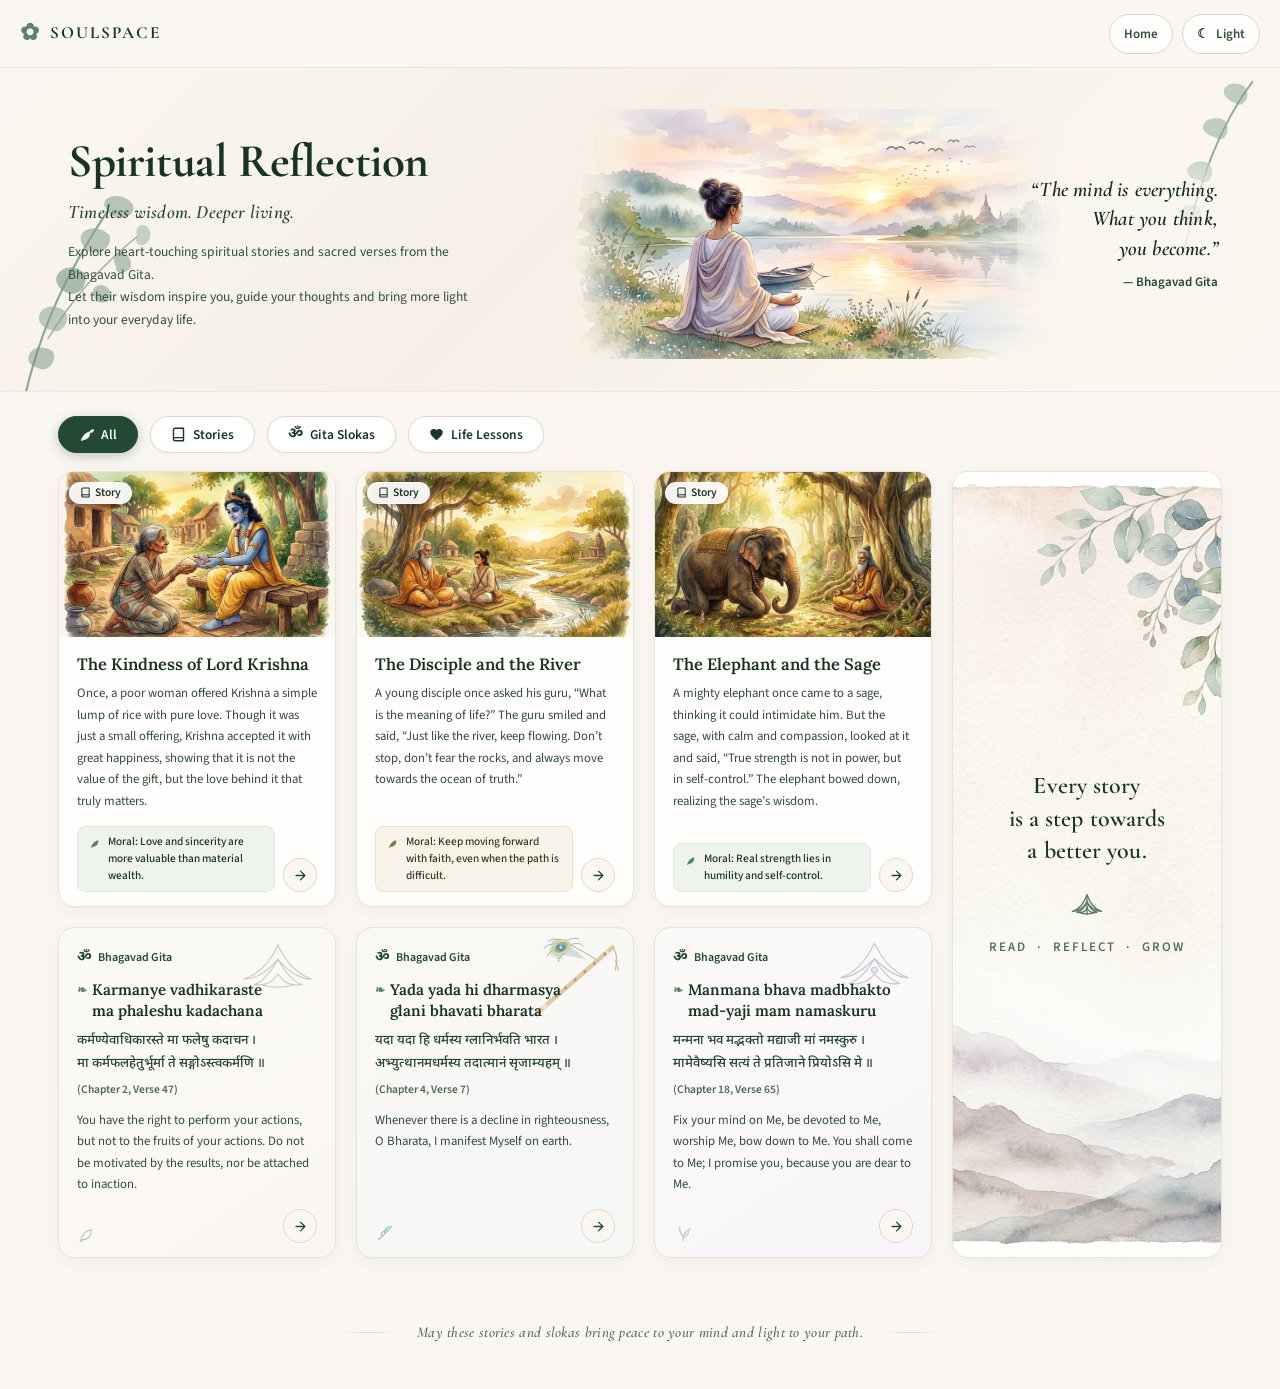
<file: Self Reflection/selfReflection.html>
<!DOCTYPE html>
<html lang="en">

<head>
    <meta charset="UTF-8">
    <meta name="viewport" content="width=device-width, initial-scale=1.0">
    <script>
        (() => { let theme = null; try { theme = localStorage.getItem('soulspace-theme'); } catch {} document.documentElement.dataset.theme = theme === 'dark' || theme === 'light' ? theme : (window.matchMedia('(prefers-color-scheme: dark)').matches ? 'dark' : 'light'); })();
    </script>
    <meta name="description"
        content="Explore heart-touching spiritual stories and sacred verses from the Bhagavad Gita. Let their wisdom inspire you, guide your thoughts and bring more light into your everyday life.">
    <title>Spiritual Reflection | SoulSpace</title>
    <link rel="stylesheet" href="selfReflection.css">
    <link rel="preconnect" href="https://fonts.googleapis.com">
    <link rel="preconnect" href="https://fonts.gstatic.com" crossorigin>
    <link
        href="https://fonts.googleapis.com/css2?family=Cormorant+Garamond:ital,wght@0,400;0,500;0,600;0,700;1,400;1,500;1,600;1,700&family=Lora:ital,wght@0,400;0,500;0,600;0,700;1,400;1,500;1,600&family=Source+Sans+3:ital,wght@0,300;0,400;0,500;0,600;0,700;1,400;1,500&family=Noto+Sans+Devanagari:wght@400;500;600;700&display=swap"
        rel="stylesheet">
</head>

<body data-filter="all">

    <nav class="reflection-navbar" aria-label="Main navigation">
        <a class="reflection-brand" href="/" aria-label="SoulSpace home"><span class="reflection-lotus" aria-hidden="true">✿</span><span>SOULSPACE</span></a>
        <div class="reflection-nav-actions">
            <a class="reflection-home-button" href="/">Home</a>
            <button class="reflection-theme-toggle" type="button" aria-label="Switch to dark theme" aria-pressed="false">
                <span aria-hidden="true">☾</span><span data-theme-name>Light</span>
            </button>
        </div>
    </nav>

    <!-- ==========================================
         HERO SECTION
         Integrated landscape, soft edge blending,
         botanical foliage, flock of birds, strong contrast
         ========================================== -->
    <header class="hero-section" id="hero">
        <!-- Botanical Foliage: Left -->
        <div class="hero-botanical-left" aria-hidden="true">
            <svg viewBox="0 0 160 260" fill="none" xmlns="http://www.w3.org/2000/svg">
                <!-- Main stem -->
                <path d="M10 260 C 25 190, 50 120, 110 30" stroke="#789880" stroke-width="2.5" stroke-linecap="round" />
                <!-- Secondary stem -->
                <path d="M40 180 C 65 140, 95 100, 145 60" stroke="#8CA894" stroke-width="1.8" stroke-linecap="round" />
                <!-- Leaves -->
                <path d="M110 30 C 95 10, 130 5, 140 22 C 145 35, 125 45, 110 30 Z" fill="#6A8E72"
                    fill-opacity="0.55" />
                <path d="M85 75 C 65 55, 95 40, 112 58 C 118 72, 98 85, 85 75 Z" fill="#789880" fill-opacity="0.6" />
                <path d="M60 125 C 35 110, 60 85, 82 102 C 90 115, 75 135, 60 125 Z" fill="#6A8E72"
                    fill-opacity="0.65" />
                <path d="M42 170 C 15 160, 35 130, 60 148 C 68 160, 55 178, 42 170 Z" fill="#789880"
                    fill-opacity="0.55" />
                <path d="M28 215 C 5 210, 20 180, 45 195 C 52 205, 40 222, 28 215 Z" fill="#5E8366"
                    fill-opacity="0.5" />
                <!-- Right branch leaves -->
                <path d="M145 60 C 140 40, 165 42, 160 62 C 155 75, 140 70, 145 60 Z" fill="#8CA894"
                    fill-opacity="0.55" />
                <path d="M120 95 C 110 75, 138 72, 138 94 C 135 105, 118 105, 120 95 Z" fill="#789880"
                    fill-opacity="0.6" />
                <path d="M95 132 C 85 115, 112 110, 115 130 C 112 140, 95 140, 95 132 Z" fill="#6A8E72"
                    fill-opacity="0.55" />
            </svg>
        </div>

        <div class="hero-container">
            <!-- Hero Left: Typography -->
            <div class="hero-content">
                <h1 class="hero-title">Spiritual Reflection</h1>
                <p class="hero-subtitle">Timeless wisdom. Deeper living.</p>
                <p class="hero-description">
                    Explore heart-touching spiritual stories and sacred verses from the Bhagavad Gita.<br>
                    Let their wisdom inspire you, guide your thoughts and bring more light into your everyday life.
                </p>
            </div>

            <!-- Hero Center-Right: Wide Blended Landscape Artwork -->
            <div class="hero-artwork-wrapper">
                <div class="hero-image-blend">
                    <img src="images/hero_meditation.jpg" alt="Person meditating by serene lake at sunrise"
                        class="hero-image">
                </div>

                <!-- Flock of birds in the sky -->
                <svg class="hero-birds" viewBox="0 0 120 50" fill="none" xmlns="http://www.w3.org/2000/svg"
                    aria-hidden="true">
                    <path d="M10 20 Q 15 15 20 20 Q 25 15 30 20" stroke="#486352" stroke-width="1.6"
                        stroke-linecap="round" fill="none" />
                    <path d="M35 14 Q 39 10 43 14 Q 47 10 51 14" stroke="#486352" stroke-width="1.4"
                        stroke-linecap="round" fill="none" />
                    <path d="M56 22 Q 60 17 64 22 Q 68 17 72 22" stroke="#5A7764" stroke-width="1.3"
                        stroke-linecap="round" fill="none" />
                    <path d="M78 12 Q 81 8 84 12 Q 87 8 90 12" stroke="#486352" stroke-width="1.2"
                        stroke-linecap="round" fill="none" />
                    <path d="M96 18 Q 99 15 102 18 Q 105 15 108 18" stroke="#607D6A" stroke-width="1.1"
                        stroke-linecap="round" fill="none" />
                </svg>

                <!-- Hero Right: Spiritual Quote -->
                <div class="hero-quote-block">
                    <blockquote class="hero-quote-text">
                        &ldquo;The mind is everything.<br>
                        What you think,<br>
                        you become.&rdquo;
                    </blockquote>
                    <cite class="hero-quote-author">&mdash; Bhagavad Gita</cite>
                </div>
            </div>
        </div>

        <!-- Botanical Foliage: Right -->
        <div class="hero-botanical-right" aria-hidden="true">
            <svg viewBox="0 0 130 220" fill="none" xmlns="http://www.w3.org/2000/svg">
                <path d="M120 10 C 90 50, 60 110, 40 210" stroke="#789880" stroke-width="2.2" stroke-linecap="round" />
                <path d="M100 35 C 75 25, 90 5, 110 15 C 120 25, 110 42, 100 35 Z" fill="#6A8E72" fill-opacity="0.5" />
                <path d="M78 75 C 50 68, 65 45, 88 55 C 96 65, 88 82, 78 75 Z" fill="#789880" fill-opacity="0.55" />
                <path d="M60 125 C 30 120, 48 95, 70 105 C 78 115, 70 132, 60 125 Z" fill="#6A8E72"
                    fill-opacity="0.6" />
                <path d="M48 175 C 22 170, 38 145, 58 155 C 65 165, 58 182, 48 175 Z" fill="#5E8366"
                    fill-opacity="0.5" />
            </svg>
        </div>
    </header>

    <!-- ==========================================
         FILTER BUTTONS
         High-contrast, pill shape, clear icons
         ========================================== -->
    <nav class="filters-container" aria-label="Content categories">
        <div class="filters-inner">
            <!-- All Filter -->
            <button class="filter-btn active" data-filter="all" id="btn-all" aria-pressed="true">
                <svg class="btn-icon" viewBox="0 0 24 24" fill="currentColor">
                    <path d="M17 8C8 10 5.9 16.17 3.82 21.34L5.71 22l1-2.3A4.49 4.49 0 0 0 8 20c4 0 8.5-3.5 9-8z" />
                    <path d="M17 8c.86-2.43 2.93-3.69 7-4-1.31 3.07-2.43 6.69-7 4z" />
                </svg>
                <span>All</span>
            </button>

            <!-- Stories Filter -->
            <button class="filter-btn" data-filter="story" id="btn-stories" aria-pressed="false">
                <svg class="btn-icon" viewBox="0 0 24 24" fill="none" stroke="currentColor" stroke-width="2.2"
                    stroke-linecap="round" stroke-linejoin="round">
                    <path d="M4 19.5A2.5 2.5 0 0 1 6.5 17H20" />
                    <path d="M6.5 2H20v20H6.5A2.5 2.5 0 0 1 4 19.5v-15A2.5 2.5 0 0 1 6.5 2z" />
                </svg>
                <span>Stories</span>
            </button>

            <!-- Gita Slokas Filter -->
            <button class="filter-btn" data-filter="sloka" id="btn-slokas" aria-pressed="false">
                <span class="om-symbol-icon" aria-hidden="true">ॐ</span>
                <span>Gita Slokas</span>
            </button>

            <!-- Life Lessons Filter -->
            <button class="filter-btn" data-filter="lesson" id="btn-lessons" aria-pressed="false">
                <svg class="btn-icon" viewBox="0 0 24 24" fill="currentColor">
                    <path
                        d="M12 21.35l-1.45-1.32C5.4 15.36 2 12.28 2 8.5 2 5.42 4.42 3 7.5 3c1.74 0 3.41.81 4.5 2.09C13.09 3.81 14.76 3 16.5 3 19.58 3 22 5.42 22 8.5c0 3.78-3.4 6.86-8.55 11.54L12 21.35z" />
                </svg>
                <span>Life Lessons</span>
            </button>
        </div>
    </nav>

    <!-- ==========================================
         MAIN CONTENT AREA
         3 Columns + Quote Card on the right (spanning 2 rows)
         ========================================== -->
    <main class="main-wrapper" id="main-content">

        <!-- 4-Column Grid for Stories & Slokas + Sidebar Quote Card -->
        <div class="spiritual-grid">

            <!-- ---------- STORY 1 ---------- -->
            <article class="content-card story-card" data-category="story" data-id="s1">
                <div class="card-media">
                    <img src="images/story_krishna.jpg" alt="The Kindness of Lord Krishna" class="card-image"
                        loading="lazy">
                    <span class="category-badge badge-story">
                        <svg viewBox="0 0 24 24" fill="none" stroke="currentColor" stroke-width="2.2"
                            stroke-linecap="round" stroke-linejoin="round">
                            <path d="M4 19.5A2.5 2.5 0 0 1 6.5 17H20" />
                            <path d="M6.5 2H20v20H6.5A2.5 2.5 0 0 1 4 19.5v-15A2.5 2.5 0 0 1 6.5 2z" />
                        </svg>
                        Story
                    </span>
                </div>
                <div class="card-content">
                    <h2 class="card-title">The Kindness of Lord Krishna</h2>
                    <p class="card-text">
                        Once, a poor woman offered Krishna a simple lump of rice with pure love. Though it was just a
                        small offering, Krishna accepted it with great happiness, showing that it is not the value of
                        the gift, but the love behind it that truly matters.
                    </p>
                    <div class="card-footer">
                        <div class="moral-pill moral-sage">
                            <svg class="moral-icon" viewBox="0 0 24 24" fill="currentColor">
                                <path
                                    d="M17 8C8 10 5.9 16.17 3.82 21.34L5.71 22l1-2.3A4.49 4.49 0 0 0 8 20c4 0 8.5-3.5 9-8z" />
                            </svg>
                            <span class="moral-label">Moral: Love and sincerity are more valuable than material
                                wealth.</span>
                        </div>
                        <button class="action-arrow-btn" aria-label="Read full story: The Kindness of Lord Krishna">
                            <svg viewBox="0 0 24 24" fill="none" stroke="currentColor" stroke-width="2.2"
                                stroke-linecap="round" stroke-linejoin="round">
                                <path d="M5 12h14M12 5l7 7-7 7" />
                            </svg>
                        </button>
                    </div>
                </div>
            </article>

            <!-- ---------- STORY 2 ---------- -->
            <article class="content-card story-card" data-category="story" data-id="s2">
                <div class="card-media">
                    <img src="images/story_disciple.jpg" alt="The Disciple and the River" class="card-image"
                        loading="lazy">
                    <span class="category-badge badge-story">
                        <svg viewBox="0 0 24 24" fill="none" stroke="currentColor" stroke-width="2.2"
                            stroke-linecap="round" stroke-linejoin="round">
                            <path d="M4 19.5A2.5 2.5 0 0 1 6.5 17H20" />
                            <path d="M6.5 2H20v20H6.5A2.5 2.5 0 0 1 4 19.5v-15A2.5 2.5 0 0 1 6.5 2z" />
                        </svg>
                        Story
                    </span>
                </div>
                <div class="card-content">
                    <h2 class="card-title">The Disciple and the River</h2>
                    <p class="card-text">
                        A young disciple once asked his guru, &ldquo;What is the meaning of life?&rdquo; The guru smiled
                        and said, &ldquo;Just like the river, keep flowing. Don&rsquo;t stop, don&rsquo;t fear the
                        rocks, and always move towards the ocean of truth.&rdquo;
                    </p>
                    <div class="card-footer">
                        <div class="moral-pill moral-beige">
                            <svg class="moral-icon" viewBox="0 0 24 24" fill="currentColor">
                                <path
                                    d="M17 8C8 10 5.9 16.17 3.82 21.34L5.71 22l1-2.3A4.49 4.49 0 0 0 8 20c4 0 8.5-3.5 9-8z" />
                            </svg>
                            <span class="moral-label">Moral: Keep moving forward with faith, even when the path is
                                difficult.</span>
                        </div>
                        <button class="action-arrow-btn" aria-label="Read full story: The Disciple and the River">
                            <svg viewBox="0 0 24 24" fill="none" stroke="currentColor" stroke-width="2.2"
                                stroke-linecap="round" stroke-linejoin="round">
                                <path d="M5 12h14M12 5l7 7-7 7" />
                            </svg>
                        </button>
                    </div>
                </div>
            </article>

            <!-- ---------- STORY 3 ---------- -->
            <article class="content-card story-card" data-category="story" data-id="s3">
                <div class="card-media">
                    <img src="images/story_elephant.jpg" alt="The Elephant and the Sage" class="card-image"
                        loading="lazy">
                    <span class="category-badge badge-story">
                        <svg viewBox="0 0 24 24" fill="none" stroke="currentColor" stroke-width="2.2"
                            stroke-linecap="round" stroke-linejoin="round">
                            <path d="M4 19.5A2.5 2.5 0 0 1 6.5 17H20" />
                            <path d="M6.5 2H20v20H6.5A2.5 2.5 0 0 1 4 19.5v-15A2.5 2.5 0 0 1 6.5 2z" />
                        </svg>
                        Story
                    </span>
                </div>
                <div class="card-content">
                    <h2 class="card-title">The Elephant and the Sage</h2>
                    <p class="card-text">
                        A mighty elephant once came to a sage, thinking it could intimidate him. But the sage, with calm
                        and compassion, looked at it and said, &ldquo;True strength is not in power, but in
                        self-control.&rdquo; The elephant bowed down, realizing the sage&rsquo;s wisdom.
                    </p>
                    <div class="card-footer">
                        <div class="moral-pill moral-sage">
                            <svg class="moral-icon" viewBox="0 0 24 24" fill="currentColor">
                                <path
                                    d="M17 8C8 10 5.9 16.17 3.82 21.34L5.71 22l1-2.3A4.49 4.49 0 0 0 8 20c4 0 8.5-3.5 9-8z" />
                            </svg>
                            <span class="moral-label">Moral: Real strength lies in humility and self-control.</span>
                        </div>
                        <button class="action-arrow-btn" aria-label="Read full story: The Elephant and the Sage">
                            <svg viewBox="0 0 24 24" fill="none" stroke="currentColor" stroke-width="2.2"
                                stroke-linecap="round" stroke-linejoin="round">
                                <path d="M5 12h14M12 5l7 7-7 7" />
                            </svg>
                        </button>
                    </div>
                </div>
            </article>

            <!-- ---------- RIGHT-SIDE QUOTE CARD (Spanning 2 rows) ---------- -->
            <aside class="sidebar-quote-card" id="sidebar-quote">
                <div class="quote-bg-wrapper">
                    <img src="images/motivational_bg.jpg" alt="" class="quote-bg-image" aria-hidden="true">
                </div>
                <div class="quote-content-wrapper">
                    <div class="quote-text-container">
                        <p class="quote-phrase">Every story</p>
                        <p class="quote-phrase">is a step towards</p>
                        <p class="quote-phrase">a better you.</p>
                    </div>

                    <!-- Lotus symbol line art -->
                    <div class="quote-lotus-ornament" aria-hidden="true">
                        <svg viewBox="0 0 48 32" fill="none" stroke="#5E7B68" stroke-width="1.5" stroke-linecap="round"
                            stroke-linejoin="round">
                            <path
                                d="M24 6 C21 15 15 22 8 24 C14 24 20 20 24 14 C28 20 34 24 40 24 C33 22 27 15 24 6 Z" />
                            <path
                                d="M24 14 C21 20 18 24 13 25 C18 26 22 25 24 20 C26 25 30 26 35 25 C30 24 27 20 24 14 Z" />
                            <path d="M24 6 C24 14 24 25 24 27" />
                            <path d="M17 26 C21 27 27 27 31 26" />
                        </svg>
                    </div>

                    <p class="quote-tagline">Read &nbsp;&middot;&nbsp; Reflect &nbsp;&middot;&nbsp; Grow</p>
                </div>
            </aside>

            <!-- ---------- GITA SLOKA 1 ---------- -->
            <article class="content-card gita-card gita-card-1" data-category="sloka" data-id="g1">
                <!-- Subtle decorative Lotus watermark at top right -->
                <div class="gita-watermark-top" aria-hidden="true">
                    <svg viewBox="0 0 100 80" fill="none" stroke="#6F907B" stroke-width="1.2" stroke-linecap="round">
                        <path
                            d="M50 10 C42 28 30 42 12 48 C24 48 38 40 50 26 C62 40 76 48 88 48 C70 42 58 28 50 10 Z" />
                        <path
                            d="M50 26 C42 40 34 50 24 54 C34 56 44 52 50 42 C56 52 66 56 76 54 C66 50 58 40 50 26 Z" />
                        <path d="M32 54 C42 58 58 58 68 54" />
                    </svg>
                </div>

                <div class="card-content">
                    <div class="gita-badge">
                        <span class="om-text">ॐ</span>
                        <span>Bhagavad Gita</span>
                    </div>

                    <h2 class="gita-title">
                        <span class="gita-flourish" aria-hidden="true">❧</span>
                        <span>Karmanye vadhikaraste<br>ma phaleshu kadachana</span>
                    </h2>

                    <p class="gita-sanskrit">
                        कर्मण्येवाधिकारस्ते मा फलेषु कदाचन ।<br>
                        मा कर्मफलहेतुर्भूर्मा ते सङ्गोऽस्त्वकर्मणि ॥
                    </p>

                    <p class="gita-ref">(Chapter 2, Verse 47)</p>

                    <p class="card-text gita-meaning">
                        You have the right to perform your actions, but not to the fruits of your actions. Do not be
                        motivated by the results, nor be attached to inaction.
                    </p>

                    <div class="card-footer gita-footer">
                        <!-- Bottom left subtle leaf -->
                        <div class="gita-leaf-ornament" aria-hidden="true">
                            <svg viewBox="0 0 24 24" fill="none" stroke="#6F907B" stroke-width="1.4"
                                stroke-linecap="round">
                                <path
                                    d="M17 8C8 10 5.9 16.17 3.82 21.34L5.71 22l1-2.3A4.49 4.49 0 0 0 8 20c4 0 8.5-3.5 9-8z" />
                            </svg>
                        </div>
                        <button class="action-arrow-btn" aria-label="Read full meaning: Karmanye vadhikaraste">
                            <svg viewBox="0 0 24 24" fill="none" stroke="currentColor" stroke-width="2.2"
                                stroke-linecap="round" stroke-linejoin="round">
                                <path d="M5 12h14M12 5l7 7-7 7" />
                            </svg>
                        </button>
                    </div>
                </div>
            </article>

            <!-- ---------- GITA SLOKA 2 ---------- -->
            <article class="content-card gita-card gita-card-2" data-category="sloka" data-id="g2">
                <!-- Krishna Flute (Bansuri) with Peacock Feather watermark top right -->
                <div class="gita-watermark-top peacock-feather-ornament" aria-hidden="true">
                    <svg viewBox="0 0 115 95" fill="none" xmlns="http://www.w3.org/2000/svg">
                        <!-- Traditional Indian Bamboo Flute (Bansuri) -->
                        <g id="flute">
                            <!-- Flute Body -->
                            <line x1="102" y1="14" x2="24" y2="82" stroke="#C9A25E" stroke-width="4.5"
                                stroke-linecap="round" />
                            <!-- Decorative Gold Rings -->
                            <line x1="97" y1="18" x2="93" y2="22" stroke="#EAD397" stroke-width="5.5" />
                            <line x1="33" y1="74" x2="29" y2="78" stroke="#EAD397" stroke-width="5.5" />
                            <!-- Blow hole & Finger Holes -->
                            <circle cx="94" cy="21" r="1.8" fill="#664B22" />
                            <circle cx="83" cy="31" r="1.5" fill="#664B22" />
                            <circle cx="73" cy="39.5" r="1.5" fill="#664B22" />
                            <circle cx="63" cy="48" r="1.5" fill="#664B22" />
                            <circle cx="53" cy="56.5" r="1.5" fill="#664B22" />
                            <circle cx="43" cy="65" r="1.5" fill="#664B22" />
                            <!-- Hanging silk tassel -->
                            <path d="M102 14 Q 107 20 106 28" stroke="#A88137" stroke-width="1.2" fill="none" />
                            <circle cx="106" cy="28" r="1.8" fill="#C9A25E" />
                            <path d="M106 30 L 105 38 M 106 30 L 108 38" stroke="#8C6623" stroke-width="0.9" />
                        </g>

                        <!-- Graceful Krishna Peacock Feather (Mor Pankh) -->
                        <g id="peacock-feather">
                            <!-- Feather Quill / Shaft -->
                            <path d="M86 28 C 76 20, 62 14, 52 8" stroke="#7A9E66" stroke-width="1.3"
                                stroke-linecap="round" />
                            <!-- Soft watercolor radiating barbs -->
                            <path d="M52 8 C 42 2, 34 8, 40 17 C 48 24, 64 23, 75 27" fill="#2E7D73"
                                fill-opacity="0.35" />
                            <path d="M39 12 C 30 18, 38 27, 52 26" fill="#3D8E82" fill-opacity="0.3" />
                            <path d="M48 6 Q 39 4 34 8" stroke="#3D8E82" stroke-width="1" />
                            <path d="M45 10 Q 33 10 30 16" stroke="#3D8E82" stroke-width="1" />
                            <path d="M46 15 Q 35 18 34 23" stroke="#2D7A70" stroke-width="1" />
                            <path d="M53 20 Q 43 25 46 29" stroke="#256B62" stroke-width="1" />
                            <path d="M54 7 Q 61 3 67 5" stroke="#3D8E82" stroke-width="1" />
                            <path d="M58 11 Q 68 8 72 13" stroke="#3D8E82" stroke-width="1" />
                            <!-- Iconic Feather Eye (Ocellus) -->
                            <ellipse cx="48" cy="14" rx="10.5" ry="7.5" transform="rotate(-30 48 14)" fill="#D4AF37"
                                fill-opacity="0.65" stroke="#C49B38" stroke-width="0.8" />
                            <ellipse cx="48" cy="14" rx="7.5" ry="5" transform="rotate(-30 48 14)" fill="#1F7C6E"
                                fill-opacity="0.85" />
                            <path
                                d="M43.5 14 C 43.5 11.2, 47.2 10.2, 48 13 C 48.8 10.2, 52.5 11.2, 52.5 14 C 52.5 16, 48.8 17.8, 48 18.5 C 47.2 17.8, 43.5 16, 43.5 14 Z"
                                fill="#152B4D" />
                            <circle cx="48" cy="14" r="1.6" fill="#4AE3C5" />
                        </g>
                    </svg>
                </div>

                <div class="card-content">
                    <div class="gita-badge">
                        <span class="om-text">ॐ</span>
                        <span>Bhagavad Gita</span>
                    </div>

                    <h2 class="gita-title">
                        <span class="gita-flourish" aria-hidden="true">❧</span>
                        <span>Yada yada hi dharmasya<br>glani bhavati bharata</span>
                    </h2>

                    <p class="gita-sanskrit">
                        यदा यदा हि धर्मस्य ग्लानिर्भवति भारत ।<br>
                        अभ्युत्थानमधर्मस्य तदात्मानं सृजाम्यहम् ॥
                    </p>

                    <p class="gita-ref">(Chapter 4, Verse 7)</p>

                    <p class="card-text gita-meaning">
                        Whenever there is a decline in righteousness, O Bharata, I manifest Myself on earth.
                    </p>

                    <div class="card-footer gita-footer">
                        <!-- Bottom left subtle feather -->
                        <div class="gita-leaf-ornament" aria-hidden="true">
                            <svg viewBox="0 0 24 24" fill="none" stroke="#2E7D73" stroke-width="1.4"
                                stroke-linecap="round">
                                <path d="M20 4 C16 8, 12 14, 4 20 M12 12 C10 8, 14 6, 18 4 M8 16 C6 12, 10 10, 14 8" />
                            </svg>
                        </div>
                        <button class="action-arrow-btn" aria-label="Read full meaning: Yada yada hi dharmasya">
                            <svg viewBox="0 0 24 24" fill="none" stroke="currentColor" stroke-width="2.2"
                                stroke-linecap="round" stroke-linejoin="round">
                                <path d="M5 12h14M12 5l7 7-7 7" />
                            </svg>
                        </button>
                    </div>
                </div>
            </article>

            <!-- ---------- GITA SLOKA 3 ---------- -->
            <article class="content-card gita-card gita-card-3" data-category="sloka" data-id="g3">
                <!-- Botanical lotus bloom watermark top right -->
                <div class="gita-watermark-top" aria-hidden="true">
                    <svg viewBox="0 0 95 85" fill="none" stroke="#7A849B" stroke-width="1.2" stroke-linecap="round">
                        <path d="M48 8 C40 24 30 38 12 44 C24 44 36 36 48 24 C60 36 72 44 84 44 C66 38 56 24 48 8 Z" />
                        <path
                            d="M48 24 C40 38 32 46 22 50 C32 52 42 48 48 40 C54 48 64 52 74 50 C64 46 56 38 48 24 Z" />
                        <circle cx="48" cy="36" r="3" fill="#8B95AE" fill-opacity="0.4" />
                    </svg>
                </div>

                <div class="card-content">
                    <div class="gita-badge">
                        <span class="om-text">ॐ</span>
                        <span>Bhagavad Gita</span>
                    </div>

                    <h2 class="gita-title">
                        <span class="gita-flourish" aria-hidden="true">❧</span>
                        <span>Manmana bhava madbhakto<br>mad-yaji mam namaskuru</span>
                    </h2>

                    <p class="gita-sanskrit">
                        मन्मना भव मद्भक्तो मद्याजी मां नमस्कुरु ।<br>
                        मामेवैष्यसि सत्यं ते प्रतिजाने प्रियोऽसि मे ॥
                    </p>

                    <p class="gita-ref">(Chapter 18, Verse 65)</p>

                    <p class="card-text gita-meaning">
                        Fix your mind on Me, be devoted to Me, worship Me, bow down to Me. You shall come to Me; I
                        promise you, because you are dear to Me.
                    </p>

                    <div class="card-footer gita-footer">
                        <!-- Bottom left subtle floral sprig -->
                        <div class="gita-leaf-ornament" aria-hidden="true">
                            <svg viewBox="0 0 24 24" fill="none" stroke="#7A849B" stroke-width="1.4"
                                stroke-linecap="round">
                                <path
                                    d="M12 21 C12 14, 16 9, 21 7 M12 16 C9 13, 8 9, 8 5 M12 18 C16 16, 18 13, 19 10" />
                            </svg>
                        </div>
                        <button class="action-arrow-btn" aria-label="Read full meaning: Manmana bhava madbhakto">
                            <svg viewBox="0 0 24 24" fill="none" stroke="currentColor" stroke-width="2.2"
                                stroke-linecap="round" stroke-linejoin="round">
                                <path d="M5 12h14M12 5l7 7-7 7" />
                            </svg>
                        </button>
                    </div>
                </div>
            </article>

        </div>

        <!-- ==========================================
             LIFE LESSONS SECTION
             Independent category, distinct cards
             ========================================== -->
        <section class="lessons-container" data-section="lesson" id="lessons-section">
            <div class="lessons-header">
                <h2 class="lessons-section-title">Life Lessons</h2>
                <p class="lessons-section-subtitle">Gentle wisdom for navigating daily moments with calm and clarity.
                </p>
            </div>

            <div class="lessons-grid">

                <!-- Lesson 1 -->
                <article class="content-card lesson-card" data-category="lesson" data-id="l1">
                    <div class="lesson-accent-bar"></div>
                    <div class="card-content">
                        <span class="category-badge badge-lesson">
                            <svg viewBox="0 0 24 24" fill="currentColor">
                                <path
                                    d="M12 21.35l-1.45-1.32C5.4 15.36 2 12.28 2 8.5 2 5.42 4.42 3 7.5 3c1.74 0 3.41.81 4.5 2.09C13.09 3.81 14.76 3 16.5 3 19.58 3 22 5.42 22 8.5c0 3.78-3.4 6.86-8.55 11.54L12 21.35z" />
                            </svg>
                            Life Lesson
                        </span>
                        <h3 class="card-title lesson-title">The Power of Patience</h3>
                        <blockquote class="lesson-quote">&ldquo;Not everything needs to happen immediately. Some things
                            need time to grow.&rdquo;</blockquote>
                        <p class="card-text">
                            True growth comes from trusting the process and allowing life to unfold at its own pace.
                            Patience is not passive &mdash; it is a quiet form of inner strength.
                        </p>
                        <div class="card-footer">
                            <div class="lesson-deco-icon" aria-hidden="true">
                                <svg viewBox="0 0 24 24" fill="none" stroke="#5E8366" stroke-width="1.4">
                                    <circle cx="12" cy="12" r="9" />
                                    <path d="M12 6v6l4 2" />
                                </svg>
                            </div>
                            <button class="action-arrow-btn" aria-label="Read reflection: The Power of Patience">
                                <svg viewBox="0 0 24 24" fill="none" stroke="currentColor" stroke-width="2.2"
                                    stroke-linecap="round" stroke-linejoin="round">
                                    <path d="M5 12h14M12 5l7 7-7 7" />
                                </svg>
                            </button>
                        </div>
                    </div>
                </article>

                <!-- Lesson 2 -->
                <article class="content-card lesson-card" data-category="lesson" data-id="l2">
                    <div class="lesson-accent-bar"></div>
                    <div class="card-content">
                        <span class="category-badge badge-lesson">
                            <svg viewBox="0 0 24 24" fill="currentColor">
                                <path
                                    d="M12 21.35l-1.45-1.32C5.4 15.36 2 12.28 2 8.5 2 5.42 4.42 3 7.5 3c1.74 0 3.41.81 4.5 2.09C13.09 3.81 14.76 3 16.5 3 19.58 3 22 5.42 22 8.5c0 3.78-3.4 6.86-8.55 11.54L12 21.35z" />
                            </svg>
                            Life Lesson
                        </span>
                        <h3 class="card-title lesson-title">Letting Go</h3>
                        <blockquote class="lesson-quote">&ldquo;Peace often begins when we stop holding on to things we
                            cannot control.&rdquo;</blockquote>
                        <p class="card-text">
                            Release the weight of expectation and attachment. What is meant for you will find its way.
                            What is not, was never yours to hold.
                        </p>
                        <div class="card-footer">
                            <div class="lesson-deco-icon" aria-hidden="true">
                                <svg viewBox="0 0 24 24" fill="none" stroke="#5E8366" stroke-width="1.4">
                                    <path d="M4 14.899A7 7 0 1 1 15.71 8h1.79a4.5 4.5 0 0 1 2.5 8.242" />
                                </svg>
                            </div>
                            <button class="action-arrow-btn" aria-label="Read reflection: Letting Go">
                                <svg viewBox="0 0 24 24" fill="none" stroke="currentColor" stroke-width="2.2"
                                    stroke-linecap="round" stroke-linejoin="round">
                                    <path d="M5 12h14M12 5l7 7-7 7" />
                                </svg>
                            </button>
                        </div>
                    </div>
                </article>

                <!-- Lesson 3 -->
                <article class="content-card lesson-card" data-category="lesson" data-id="l3">
                    <div class="lesson-accent-bar"></div>
                    <div class="card-content">
                        <span class="category-badge badge-lesson">
                            <svg viewBox="0 0 24 24" fill="currentColor">
                                <path
                                    d="M12 21.35l-1.45-1.32C5.4 15.36 2 12.28 2 8.5 2 5.42 4.42 3 7.5 3c1.74 0 3.41.81 4.5 2.09C13.09 3.81 14.76 3 16.5 3 19.58 3 22 5.42 22 8.5c0 3.78-3.4 6.86-8.55 11.54L12 21.35z" />
                            </svg>
                            Life Lesson
                        </span>
                        <h3 class="card-title lesson-title">Choose Kindness</h3>
                        <blockquote class="lesson-quote">&ldquo;A small act of kindness can change someone&rsquo;s
                            entire day.&rdquo;</blockquote>
                        <p class="card-text">
                            Kindness is never wasted. Even when unseen, it leaves a mark on both the giver and the
                            receiver. Be the reason someone believes in goodness.
                        </p>
                        <div class="card-footer">
                            <div class="lesson-deco-icon" aria-hidden="true">
                                <svg viewBox="0 0 24 24" fill="none" stroke="#5E8366" stroke-width="1.4">
                                    <path
                                        d="M20.84 4.61a5.5 5.5 0 0 0-7.78 0L12 5.67l-1.06-1.06a5.5 5.5 0 0 0-7.78 7.78l1.06 1.06L12 21.23l7.78-7.78 1.06-1.06a5.5 5.5 0 0 0 0-7.78z" />
                                </svg>
                            </div>
                            <button class="action-arrow-btn" aria-label="Read reflection: Choose Kindness">
                                <svg viewBox="0 0 24 24" fill="none" stroke="currentColor" stroke-width="2.2"
                                    stroke-linecap="round" stroke-linejoin="round">
                                    <path d="M5 12h14M12 5l7 7-7 7" />
                                </svg>
                            </button>
                        </div>
                    </div>
                </article>

                <!-- Lesson 4 -->
                <article class="content-card lesson-card" data-category="lesson" data-id="l4">
                    <div class="lesson-accent-bar"></div>
                    <div class="card-content">
                        <span class="category-badge badge-lesson">
                            <svg viewBox="0 0 24 24" fill="currentColor">
                                <path
                                    d="M12 21.35l-1.45-1.32C5.4 15.36 2 12.28 2 8.5 2 5.42 4.42 3 7.5 3c1.74 0 3.41.81 4.5 2.09C13.09 3.81 14.76 3 16.5 3 19.58 3 22 5.42 22 8.5c0 3.78-3.4 6.86-8.55 11.54L12 21.35z" />
                            </svg>
                            Life Lesson
                        </span>
                        <h3 class="card-title lesson-title">Accept Yourself</h3>
                        <blockquote class="lesson-quote">&ldquo;You do not have to be perfect to be worthy of peace and
                            happiness.&rdquo;</blockquote>
                        <p class="card-text">
                            Self-acceptance is the foundation of inner peace. Embrace your flaws, honour your journey,
                            and remember that you are enough, just as you are.
                        </p>
                        <div class="card-footer">
                            <div class="lesson-deco-icon" aria-hidden="true">
                                <svg viewBox="0 0 24 24" fill="none" stroke="#5E8366" stroke-width="1.4">
                                    <circle cx="12" cy="12" r="10" />
                                    <path d="M8 14s1.5 2 4 2 4-2 4-2" />
                                </svg>
                            </div>
                            <button class="action-arrow-btn" aria-label="Read reflection: Accept Yourself">
                                <svg viewBox="0 0 24 24" fill="none" stroke="currentColor" stroke-width="2.2"
                                    stroke-linecap="round" stroke-linejoin="round">
                                    <path d="M5 12h14M12 5l7 7-7 7" />
                                </svg>
                            </button>
                        </div>
                    </div>
                </article>

                <!-- Lesson 5 -->
                <article class="content-card lesson-card" data-category="lesson" data-id="l5">
                    <div class="lesson-accent-bar"></div>
                    <div class="card-content">
                        <span class="category-badge badge-lesson">
                            <svg viewBox="0 0 24 24" fill="currentColor">
                                <path
                                    d="M12 21.35l-1.45-1.32C5.4 15.36 2 12.28 2 8.5 2 5.42 4.42 3 7.5 3c1.74 0 3.41.81 4.5 2.09C13.09 3.81 14.76 3 16.5 3 19.58 3 22 5.42 22 8.5c0 3.78-3.4 6.86-8.55 11.54L12 21.35z" />
                            </svg>
                            Life Lesson
                        </span>
                        <h3 class="card-title lesson-title">Start Again</h3>
                        <blockquote class="lesson-quote">&ldquo;Every morning gives you another opportunity to
                            begin.&rdquo;</blockquote>
                        <p class="card-text">
                            Yesterday&rsquo;s failures do not define today. Each sunrise carries a fresh start. Take the
                            lesson, leave the regret, and walk forward with hope.
                        </p>
                        <div class="card-footer">
                            <div class="lesson-deco-icon" aria-hidden="true">
                                <svg viewBox="0 0 24 24" fill="none" stroke="#5E8366" stroke-width="1.4">
                                    <circle cx="12" cy="12" r="5" />
                                    <path
                                        d="M12 1v2M12 21v2M4.22 4.22l1.42 1.42M18.36 18.36l1.42 1.42M1 12h2M21 12h2M4.22 19.78l1.42-1.42M18.36 5.64l1.42-1.42" />
                                </svg>
                            </div>
                            <button class="action-arrow-btn" aria-label="Read reflection: Start Again">
                                <svg viewBox="0 0 24 24" fill="none" stroke="currentColor" stroke-width="2.2"
                                    stroke-linecap="round" stroke-linejoin="round">
                                    <path d="M5 12h14M12 5l7 7-7 7" />
                                </svg>
                            </button>
                        </div>
                    </div>
                </article>

                <!-- Lesson 6 -->
                <article class="content-card lesson-card" data-category="lesson" data-id="l6">
                    <div class="lesson-accent-bar"></div>
                    <div class="card-content">
                        <span class="category-badge badge-lesson">
                            <svg viewBox="0 0 24 24" fill="currentColor">
                                <path
                                    d="M12 21.35l-1.45-1.32C5.4 15.36 2 12.28 2 8.5 2 5.42 4.42 3 7.5 3c1.74 0 3.41.81 4.5 2.09C13.09 3.81 14.76 3 16.5 3 19.58 3 22 5.42 22 8.5c0 3.78-3.4 6.86-8.55 11.54L12 21.35z" />
                            </svg>
                            Life Lesson
                        </span>
                        <h3 class="card-title lesson-title">Be Present</h3>
                        <blockquote class="lesson-quote">&ldquo;Peace becomes easier to find when we stop living
                            constantly in the past or future.&rdquo;</blockquote>
                        <p class="card-text">
                            The present moment is all we truly have. When the mind stops wandering into what was or what
                            might be, it finally finds stillness.
                        </p>
                        <div class="card-footer">
                            <div class="lesson-deco-icon" aria-hidden="true">
                                <svg viewBox="0 0 24 24" fill="none" stroke="#5E8366" stroke-width="1.4">
                                    <path
                                        d="M12 2a10 10 0 1 0 10 10A10 10 0 0 0 12 2zm1 14.93V17a1 1 0 0 1-2 0v-.07A8 8 0 0 1 4.07 10H4a1 1 0 0 1 0-2h.07A8 8 0 0 1 11 4.07V4a1 1 0 0 1 2 0v.07A8 8 0 0 1 19.93 11H20a1 1 0 0 1 0 2h-.07A8 8 0 0 1 13 16.93z" />
                                </svg>
                            </div>
                            <button class="action-arrow-btn" aria-label="Read reflection: Be Present">
                                <svg viewBox="0 0 24 24" fill="none" stroke="currentColor" stroke-width="2.2"
                                    stroke-linecap="round" stroke-linejoin="round">
                                    <path d="M5 12h14M12 5l7 7-7 7" />
                                </svg>
                            </button>
                        </div>
                    </div>
                </article>

            </div>
        </section>

    </main>

    <!-- ==========================================
         FOOTER QUOTE
         ========================================== -->
    <footer class="page-footer" id="footer">
        <div class="footer-divider-line"></div>
        <p class="footer-quote-text">May these stories and slokas bring peace to your mind and light to your path.</p>
        <div class="footer-divider-line"></div>
    </footer>

    <!-- ==========================================
         MODAL DIALOG
         Rich modal with full content per item
         ========================================== -->
    <div class="modal-backdrop" id="modal-backdrop" aria-hidden="true" role="dialog" aria-modal="true">
        <div class="modal-dialog" id="modal-dialog">
            <button class="modal-close-btn" id="modal-close" aria-label="Close dialog">&times;</button>
            <div class="modal-body-content" id="modal-content">
                <!-- Injected via JavaScript -->
            </div>
        </div>
    </div>

    <script src="selfReflection.js"></script>
</body>

</html>
</file>
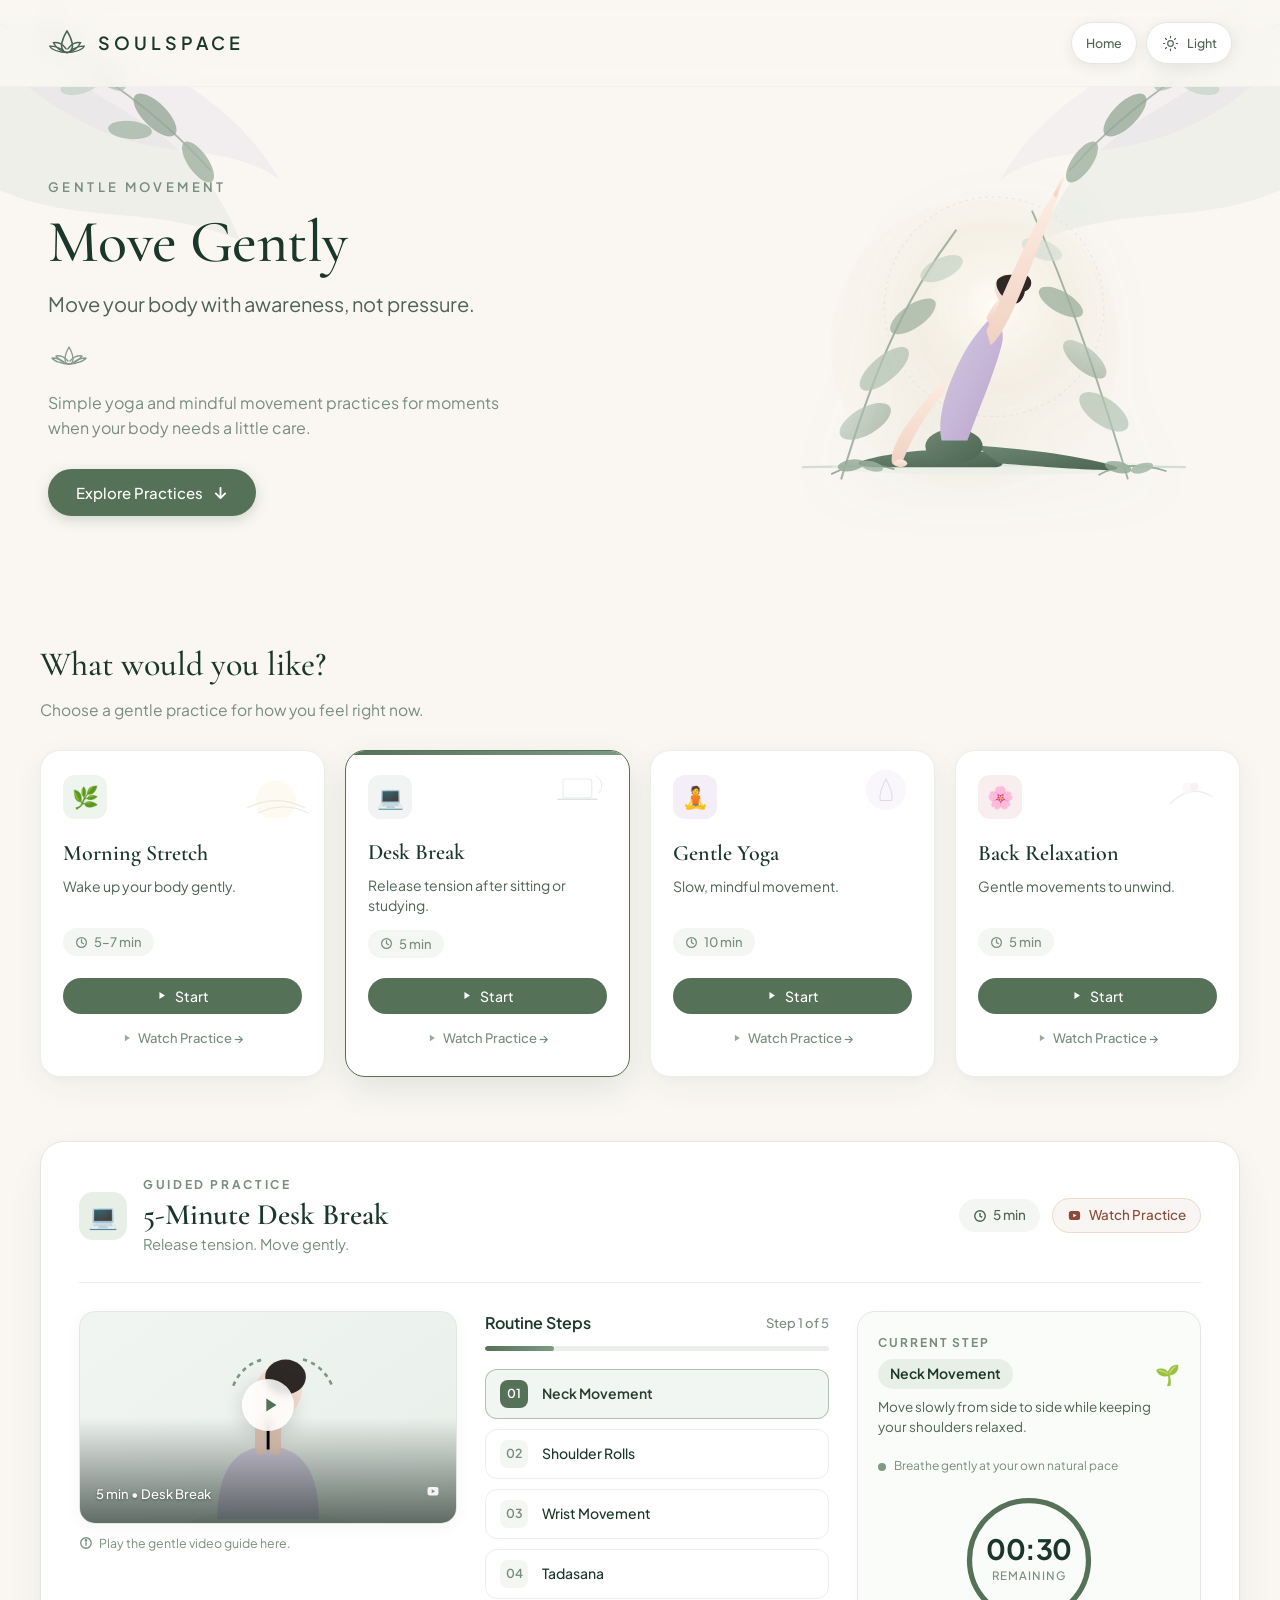
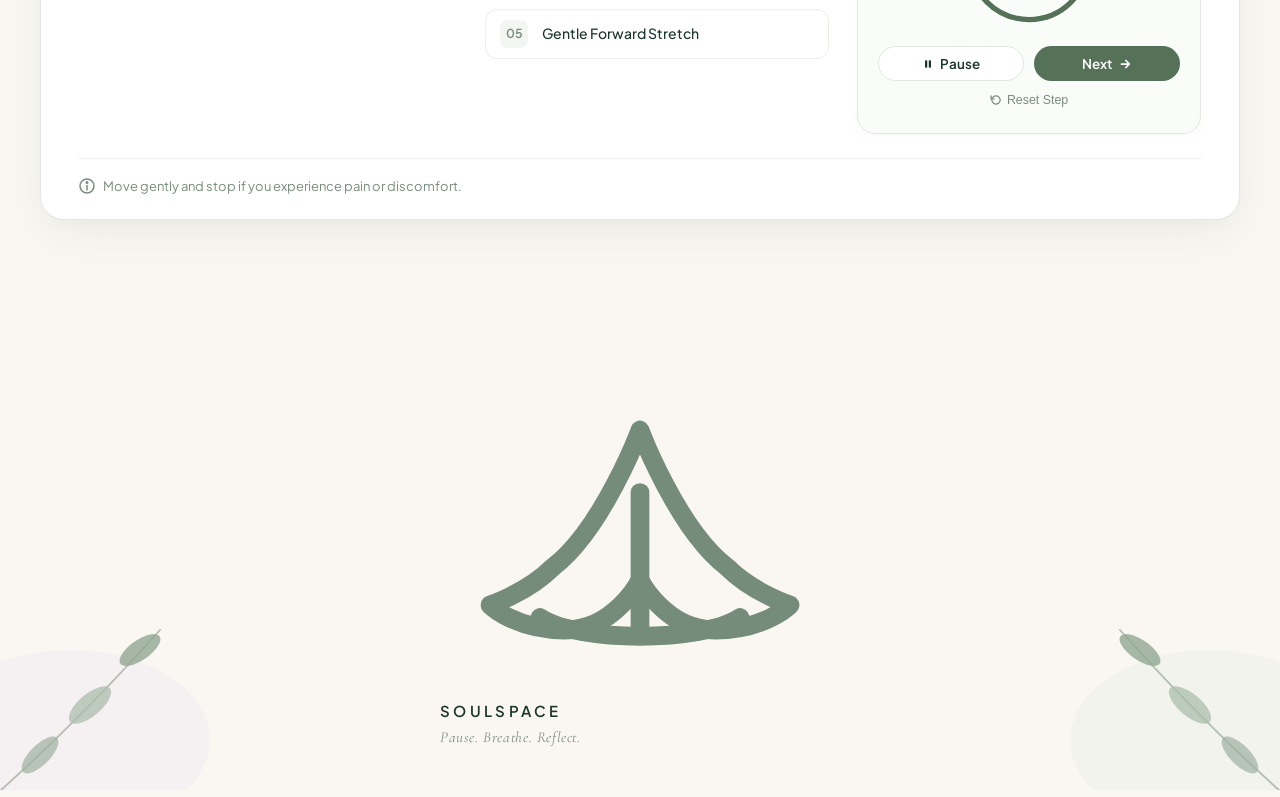
<file: yoga&movement/yoga.html>
<!DOCTYPE html>
<html lang="en">
<head>
  <meta charset="UTF-8">
  <meta name="viewport" content="width=device-width, initial-scale=1.0">
  <title>SoulSpace — Move Gently | Yoga & Light Exercise</title>
  <meta name="description" content="SoulSpace Yoga & Light Exercise: Gentle yoga and mindful movement practices for moments when your body needs a little care.">

  <!-- Google Fonts: Cormorant Garamond & Plus Jakarta Sans -->
  <link rel="preconnect" href="https://fonts.googleapis.com">
  <link rel="preconnect" href="https://fonts.gstatic.com" crossorigin>
  <link href="https://fonts.googleapis.com/css2?family=Cormorant+Garamond:ital,wght@0,400;0,500;0,600;0,700;1,400&family=Plus+Jakarta+Sans:wght@300;400;500;600;700&display=swap" rel="stylesheet">

  <link rel="stylesheet" href="yoga.css">
  <script>
    (() => { let theme = null; try { theme = localStorage.getItem('soulspace-theme'); } catch {} document.documentElement.dataset.theme = theme === 'dark' || theme === 'light' ? theme : (window.matchMedia('(prefers-color-scheme: dark)').matches ? 'dark' : 'light'); })();
  </script>
</head>
<body>

  <!-- Ambient Botanical Background Foliage Accents -->
  <div class="ambient-botanical top-left" aria-hidden="true">
    <svg viewBox="0 0 320 320" fill="none" xmlns="http://www.w3.org/2000/svg">
      <path d="M-20 -20 C60 120, 180 90, 240 240 C140 200, 70 230, -20 180 Z" fill="rgba(195, 212, 197, 0.28)" />
      <path d="M40 -30 C90 60, 210 60, 280 180 C210 130, 140 180, 20 80 Z" fill="rgba(224, 214, 232, 0.32)" />
      <path d="M-10 20 Q120 70 210 170" stroke="#758A78" stroke-width="1.8" stroke-linecap="round" opacity="0.65"/>
      <ellipse cx="60" cy="40" rx="22" ry="10" transform="rotate(25 60 40)" fill="#8FA693" opacity="0.75"/>
      <ellipse cx="105" cy="72" rx="26" ry="11" transform="rotate(40 105 72)" fill="#9EB3A1" opacity="0.7"/>
      <ellipse cx="155" cy="115" rx="28" ry="12" transform="rotate(45 155 115)" fill="#7F9983" opacity="0.75"/>
      <ellipse cx="198" cy="162" rx="24" ry="10" transform="rotate(55 198 162)" fill="#8FA693" opacity="0.8"/>
      <ellipse cx="80" cy="85" rx="20" ry="9" transform="rotate(-15 80 85)" fill="#B5C8B8" opacity="0.6"/>
      <ellipse cx="130" cy="130" rx="22" ry="9" transform="rotate(5 130 130)" fill="#8FA693" opacity="0.7"/>
    </svg>
  </div>

  <div class="ambient-botanical top-right" aria-hidden="true">
    <svg viewBox="0 0 320 320" fill="none" xmlns="http://www.w3.org/2000/svg">
      <path d="M340 -20 C260 120, 140 90, 80 240 C180 200, 250 230, 340 180 Z" fill="rgba(195, 212, 197, 0.25)" />
      <path d="M280 -30 C230 60, 110 60, 40 180 C110 130, 180 180, 300 80 Z" fill="rgba(224, 214, 232, 0.28)" />
      <path d="M330 20 Q200 70 110 170" stroke="#758A78" stroke-width="1.8" stroke-linecap="round" opacity="0.65"/>
      <ellipse cx="260" cy="40" rx="22" ry="10" transform="rotate(-25 260 40)" fill="#8FA693" opacity="0.75"/>
      <ellipse cx="215" cy="72" rx="26" ry="11" transform="rotate(-40 215 72)" fill="#9EB3A1" opacity="0.7"/>
      <ellipse cx="165" cy="115" rx="28" ry="12" transform="rotate(-45 165 115)" fill="#7F9983" opacity="0.75"/>
      <ellipse cx="122" cy="162" rx="24" ry="10" transform="rotate(-55 122 162)" fill="#8FA693" opacity="0.8"/>
      <ellipse cx="240" cy="85" rx="20" ry="9" transform="rotate(15 240 85)" fill="#B5C8B8" opacity="0.6"/>
    </svg>
  </div>

  <div class="ambient-botanical bottom-left" aria-hidden="true">
    <svg viewBox="0 0 320 320" fill="none" xmlns="http://www.w3.org/2000/svg">
      <ellipse cx="70" cy="270" rx="140" ry="90" fill="rgba(235, 225, 240, 0.35)" />
      <path d="M-10 330 Q80 250 160 160" stroke="#758A78" stroke-width="1.8" stroke-linecap="round" opacity="0.6"/>
      <ellipse cx="40" cy="285" rx="24" ry="10" transform="rotate(-45 40 285)" fill="#8FA693" opacity="0.7"/>
      <ellipse cx="90" cy="235" rx="26" ry="11" transform="rotate(-40 90 235)" fill="#9EB3A1" opacity="0.75"/>
      <ellipse cx="140" cy="180" rx="24" ry="10" transform="rotate(-35 140 180)" fill="#7F9983" opacity="0.8"/>
    </svg>
  </div>

  <div class="ambient-botanical bottom-right" aria-hidden="true">
    <svg viewBox="0 0 320 320" fill="none" xmlns="http://www.w3.org/2000/svg">
      <ellipse cx="250" cy="270" rx="140" ry="90" fill="rgba(215, 230, 218, 0.3)" />
      <path d="M330 330 Q240 250 160 160" stroke="#758A78" stroke-width="1.8" stroke-linecap="round" opacity="0.6"/>
      <ellipse cx="280" cy="285" rx="24" ry="10" transform="rotate(45 280 285)" fill="#8FA693" opacity="0.7"/>
      <ellipse cx="230" cy="235" rx="26" ry="11" transform="rotate(40 230 235)" fill="#9EB3A1" opacity="0.75"/>
      <ellipse cx="180" cy="180" rx="24" ry="10" transform="rotate(35 180 180)" fill="#7F9983" opacity="0.8"/>
    </svg>
  </div>

  <!-- 1. HEADER (Visually identical to SoulSpace design system) -->
  <header class="site-header">
    <div class="header-container">
      <!-- Logo: Lotus symbol + SOULSPACE -->
      <a href="#home" class="brand-logo" aria-label="SoulSpace Home">
        <svg class="lotus-icon" viewBox="0 0 42 32" fill="none" xmlns="http://www.w3.org/2000/svg">
          <path d="M21 2C21 2 15 12 15 19C15 23 18 26 21 26C24 26 27 23 27 19C27 12 21 2 21 2Z" stroke="#486350" stroke-width="1.8" stroke-linecap="round" stroke-linejoin="round"/>
          <path d="M21 26C15 26 8 20 6 15C11 14 17 17 20 22" stroke="#486350" stroke-width="1.6" stroke-linecap="round"/>
          <path d="M21 26C27 26 34 20 36 15C31 14 25 17 22 22" stroke="#486350" stroke-width="1.6" stroke-linecap="round"/>
          <path d="M21 26C13 26 4 23 2 19C7 19 13 21 17 24" stroke="#486350" stroke-width="1.4" stroke-linecap="round"/>
          <path d="M21 26C29 26 38 23 40 19C35 19 29 21 25 24" stroke="#486350" stroke-width="1.4" stroke-linecap="round"/>
        </svg>
        <span class="brand-name">SOULSPACE</span>
      </a>
      <div class="practice-header-actions">
        <a class="practice-home-button" href="/">Home</a>
        <button class="theme-toggle" type="button" aria-label="Switch to dark theme" aria-pressed="false">
          <svg class="theme-icon theme-sun" viewBox="0 0 24 24" aria-hidden="true"><circle cx="12" cy="12" r="4"/><path d="M12 2v2m0 16v2M4.93 4.93l1.42 1.42m11.3 11.3 1.42 1.42M2 12h2m16 0h2M4.93 19.07l1.42-1.42m11.3-11.3 1.42-1.42"/></svg>
          <svg class="theme-icon theme-moon" viewBox="0 0 24 24" aria-hidden="true"><path d="M20.3 15.4A8.5 8.5 0 0 1 8.6 3.7 8.5 8.5 0 1 0 20.3 15.4Z"/></svg>
          <span data-theme-name>Light</span>
        </button>
      </div>
    </div>
  </header>

  <!-- MAIN CONTENT AREA -->
  <main class="page-main" id="mainContent">

    <!-- 2. HERO SECTION (Spacious two-column layout) -->
    <section class="hero-section" id="heroSection">
      <div class="hero-container">
        
        <!-- Left Side: Typography & Action -->
        <div class="hero-left">
          <span class="hero-category-label">GENTLE MOVEMENT</span>
          <h1 class="hero-title">Move Gently</h1>
          <p class="hero-supporting-lead">Move your body with awareness, not pressure.</p>
          
          <!-- Lotus Ornament Divider -->
          <div class="hero-lotus-ornament" aria-hidden="true">
            <svg viewBox="0 0 42 22" fill="none" stroke="#758C7A" stroke-width="1.4" stroke-linecap="round" stroke-linejoin="round">
              <path d="M21 2 C21 2, 17 9, 17 14 C17 17, 19 19, 21 19 C23 19, 25 17, 25 14 C25 9, 21 2, 21 2 Z"/>
              <path d="M21 19 C16 19, 10 14, 8 11 C12 10, 17 12, 20 16"/>
              <path d="M21 19 C26 19, 32 14, 34 11 C30 10, 25 12, 22 16"/>
              <path d="M21 19 C14 19, 6 16, 4 13 C9 13, 14 15, 17 18"/>
              <path d="M21 19 C28 19, 36 16, 38 13 C33 13, 28 15, 25 18"/>
            </svg>
          </div>

          <p class="hero-supporting-text">
            Simple yoga and mindful movement practices for moments when your body needs a little care.
          </p>

          <div class="hero-actions">
            <a href="#practiceSelection" class="btn-primary-hero" id="btnExplorePractices">
              <span>Explore Practices</span>
              <svg class="arrow-down-icon" viewBox="0 0 16 16" fill="none" stroke="currentColor" stroke-width="2" stroke-linecap="round" stroke-linejoin="round">
                <path d="M8 3v10M3 9l5 5 5-5"/>
              </svg>
            </a>
          </div>
        </div>

        <!-- Right Side: Peaceful Nature-Inspired Yoga Illustration -->
        <div class="hero-right" aria-label="Peaceful yoga illustration">
          <div class="illustration-frame">
            <!-- Calming warm aura circle -->
            <div class="aura-circle" aria-hidden="true"></div>

            <!-- Handcrafted SVG Yogi in graceful side stretch with lush botanical framing -->
            <svg class="yoga-art-svg" viewBox="0 0 520 440" fill="none" xmlns="http://www.w3.org/2000/svg" role="img" aria-label="Illustration of a person gracefully stretching in a peaceful nature setting">
              <defs>
                <radialGradient id="sunGlow" cx="50%" cy="50%" r="50%">
                  <stop offset="0%" stop-color="#FFFDF7" stop-opacity="0.95"/>
                  <stop offset="65%" stop-color="#F5EFE3" stop-opacity="0.6"/>
                  <stop offset="100%" stop-color="#FAF7F2" stop-opacity="0"/>
                </radialGradient>
                <linearGradient id="sageLeafGrad" x1="0" y1="0" x2="1" y2="1">
                  <stop offset="0%" stop-color="#A4BCAB"/>
                  <stop offset="100%" stop-color="#6F8B75"/>
                </linearGradient>
                <linearGradient id="lavenderTopGrad" x1="0" y1="0" x2="1" y2="1">
                  <stop offset="0%" stop-color="#D7CAE5"/>
                  <stop offset="100%" stop-color="#B8A4CB"/>
                </linearGradient>
                <linearGradient id="sagePantsGrad" x1="0" y1="0" x2="1" y2="1">
                  <stop offset="0%" stop-color="#6C8773"/>
                  <stop offset="100%" stop-color="#4C6552"/>
                </linearGradient>
                <linearGradient id="skinGrad" x1="0" y1="0" x2="0" y2="1">
                  <stop offset="0%" stop-color="#FCECE2"/>
                  <stop offset="100%" stop-color="#F1D2C2"/>
                </linearGradient>
              </defs>

              <!-- Gentle Sun / Light Halo behind practitioner -->
              <circle cx="280" cy="180" r="130" fill="url(#sunGlow)"/>
              <circle cx="280" cy="180" r="115" stroke="#E6DDD0" stroke-width="1.2" stroke-dasharray="3 4" opacity="0.6"/>

              <!-- Background Botanical Eucalyptus / Leaves Left -->
              <g class="botanical-branch-left" opacity="0.75">
                <path d="M120 360 C150 260, 180 180, 240 100" stroke="#879E8C" stroke-width="2.2" stroke-linecap="round"/>
                <ellipse cx="145" cy="300" rx="30" ry="14" transform="rotate(-30 145 300)" fill="url(#sageLeafGrad)" opacity="0.65"/>
                <ellipse cx="165" cy="245" rx="32" ry="13" transform="rotate(-40 165 245)" fill="#9CB4A2" opacity="0.75"/>
                <ellipse cx="195" cy="190" rx="28" ry="12" transform="rotate(-35 195 190)" fill="#7C9982" opacity="0.7"/>
                <ellipse cx="225" cy="140" rx="24" ry="11" transform="rotate(-25 225 140)" fill="#B0C5B5" opacity="0.65"/>
              </g>

              <!-- Background Botanical Eucalyptus / Leaves Right -->
              <g class="botanical-branch-right" opacity="0.75">
                <path d="M420 360 C390 260, 360 170, 320 80" stroke="#879E8C" stroke-width="2" stroke-linecap="round"/>
                <ellipse cx="395" cy="290" rx="30" ry="14" transform="rotate(35 395 290)" fill="#9CB4A2" opacity="0.7"/>
                <ellipse cx="375" cy="235" rx="28" ry="12" transform="rotate(40 375 235)" fill="url(#sageLeafGrad)" opacity="0.65"/>
                <ellipse cx="350" cy="175" rx="26" ry="11" transform="rotate(30 350 175)" fill="#7C9982" opacity="0.75"/>
                <ellipse cx="330" cy="120" rx="22" ry="10" transform="rotate(20 330 120)" fill="#C2D3C6" opacity="0.6"/>
              </g>

              <!-- Yoga Mat / Resting Base Line -->
              <path d="M80 348 Q280 344 480 348" stroke="#D3DDD3" stroke-width="2.5" stroke-linecap="round"/>
              <ellipse cx="280" cy="348" rx="170" ry="8" fill="#E8EFE8" opacity="0.6"/>

              <!-- Practitioner Figure (Gentle Gate / Seated Side Stretch) -->
              <!-- Leg resting folded on the mat -->
              <path d="M220 330 C200 330, 160 335, 140 342 C135 344, 140 348, 155 348 L280 348 C295 348, 290 336, 275 332 Z" fill="url(#sagePantsGrad)"/>
              
              <!-- Extended leg gently stretching out to the right -->
              <path d="M260 325 C295 328, 350 332, 400 345 C410 348, 412 350, 405 351 C390 352, 335 348, 285 344 Z" fill="url(#sagePantsGrad)"/>
              
              <!-- Hips and Pelvis -->
              <ellipse cx="238" cy="326" rx="30" ry="18" fill="url(#sagePantsGrad)"/>

              <!-- Torso leaning gracefully into side reach -->
              <path d="M225 320 C220 295, 230 265, 245 235 C255 215, 268 200, 278 190 C285 195, 292 205, 288 220 C280 250, 265 285, 252 320 Z" fill="url(#lavenderTopGrad)"/>
              
              <!-- Left hand grounded softly on mat or thigh -->
              <path d="M228 270 C210 290, 195 315, 185 340 C182 346, 178 348, 174 345 C170 340, 175 320, 195 295 C210 275, 222 260, 232 255 Z" fill="url(#skinGrad)"/>
              <!-- Hand on mat -->
              <ellipse cx="182" cy="344" rx="7" ry="4" fill="url(#skinGrad)"/>

              <!-- Neck -->
              <path d="M272 192 C276 182, 282 175, 286 170 C290 172, 293 176, 292 184 C287 190, 280 196, 275 198 Z" fill="url(#skinGrad)"/>

              <!-- Head / Gentle tilted upward face -->
              <ellipse cx="295" cy="162" rx="14" ry="17" transform="rotate(-15 295 162)" fill="url(#skinGrad)"/>
              
              <!-- Serene Hair Bun & Silhouette -->
              <path d="M285 150 C292 145, 305 145, 310 152 C315 160, 312 172, 305 176 C300 178, 292 174, 288 168 C283 162, 280 154, 285 150 Z" fill="#2E2827"/>
              <ellipse cx="310" cy="155" rx="9" ry="9" fill="#2E2827"/>

              <!-- Serene Facial Profile hint -->
              <path d="M293 162 Q296 164 298 162" stroke="#B89785" stroke-width="1.2" stroke-linecap="round"/>

              <!-- Right Arm reaching overhead in open graceful arc toward the sun -->
              <path d="M272 205 C282 185, 298 145, 318 105 C325 90, 335 72, 342 62 C345 58, 349 60, 347 65 C340 82, 328 115, 312 155 C298 190, 285 215, 276 220 Z" fill="url(#skinGrad)"/>
              <!-- Relaxed palm & fingers pointing upward -->
              <path d="M342 62 C345 57, 348 50, 351 45 C352 43, 354 44, 353 47 C350 53, 348 60, 345 66 Z" fill="url(#skinGrad)"/>

              <!-- Ground foreground delicate leaves -->
              <g class="foreground-leaves" opacity="0.8">
                <path d="M110 355 C140 340, 160 345, 175 350" stroke="#7E9B83" stroke-width="1.8" stroke-linecap="round"/>
                <ellipse cx="130" cy="346" rx="14" ry="6" transform="rotate(-10 130 346)" fill="#8FA693"/>
                <ellipse cx="152" cy="347" rx="12" ry="5" transform="rotate(15 152 347)" fill="#9EB3A1"/>

                <path d="M390 356 C415 342, 440 346, 460 352" stroke="#7E9B83" stroke-width="1.8" stroke-linecap="round"/>
                <ellipse cx="410" cy="348" rx="14" ry="6" transform="rotate(12 410 348)" fill="#8FA693"/>
                <ellipse cx="435" cy="349" rx="12" ry="5" transform="rotate(-15 435 349)" fill="#9EB3A1"/>
              </g>
            </svg>
          </div>
        </div>

      </div>
    </section>

    <!-- 3. PRACTICE SELECTION SECTION -->
    <section class="practices-section" id="practiceSelection" aria-labelledby="practicesHeading">
      <div class="section-container">
        
        <div class="section-header text-center">
          <h2 class="section-title" id="practicesHeading">What would you like?</h2>
          <p class="section-subtitle">Choose a gentle practice for how you feel right now.</p>
        </div>

        <!-- Four Clean Practice Cards Grid -->
        <div class="practice-cards-grid" role="radiogroup" aria-label="Choose a gentle movement practice">

          <!-- CARD 1: Morning Stretch -->
          <article class="practice-card" id="cardMorningStretch" data-practice="morningStretch" tabindex="0" role="radio" aria-checked="false">
            <div class="card-art-watermark sunrise-wash" aria-hidden="true">
              <svg viewBox="0 0 100 80" fill="none">
                <circle cx="50" cy="55" r="28" fill="#FBF3DE" opacity="0.6"/>
                <path d="M10 65 Q50 45 90 65" stroke="#E8DFCE" stroke-width="1.5"/>
                <path d="M25 72 Q60 55 95 72" stroke="#DFD4C1" stroke-width="1.2"/>
              </svg>
            </div>

            <div class="card-icon-pill icon-sage">
              <span class="card-emoji" aria-hidden="true">🌿</span>
            </div>

            <div class="card-content">
              <h3 class="card-title">Morning Stretch</h3>
              <p class="card-description">Wake up your body gently.</p>
              
              <div class="card-duration-pill">
                <svg class="clock-icon" viewBox="0 0 16 16" fill="none" stroke="currentColor" stroke-width="1.5" stroke-linecap="round" stroke-linejoin="round">
                  <circle cx="8" cy="8" r="6"/>
                  <polyline points="8 4.5 8 8 10.5 9.5"/>
                </svg>
                <span>5–7 min</span>
              </div>
            </div>

            <div class="card-actions">
              <button class="btn-card-start" type="button" data-start="morningStretch" aria-label="Start Morning Stretch practice">
                <svg class="play-icon" viewBox="0 0 16 16" fill="currentColor">
                  <polygon points="5,3 13,8 5,13"/>
                </svg>
                <span>Start</span>
              </button>

              <a href="https://www.youtube.com/watch?v=4C-gxOE0j7s" 
                 class="watch-practice-link" 
                 id="videoLinkMorningStretch"
                 target="_blank" 
                 rel="noopener noreferrer"
                 aria-label="Watch Morning Stretch practice video on YouTube in a new tab">
                <svg class="link-play-icon" viewBox="0 0 14 14" fill="currentColor">
                  <polygon points="4,2.5 11,7 4,11.5"/>
                </svg>
                <span>Watch Practice →</span>
              </a>
            </div>
          </article>

          <!-- CARD 2: Desk Break (Default Active) -->
          <article class="practice-card active" id="cardDeskBreak" data-practice="deskBreak" tabindex="0" role="radio" aria-checked="true">
            <div class="card-art-watermark laptop-wash" aria-hidden="true">
              <svg viewBox="0 0 100 80" fill="none">
                <rect x="25" y="25" width="40" height="26" rx="3" stroke="#DDE5DF" stroke-width="1.5"/>
                <path d="M18 53 L72 53" stroke="#CBD8CF" stroke-width="2" stroke-linecap="round"/>
                <path d="M70 20 Q85 30 75 45" stroke="#BACDBF" stroke-width="1.2" opacity="0.6"/>
              </svg>
            </div>

            <div class="card-icon-pill icon-laptop">
              <span class="card-emoji" aria-hidden="true">💻</span>
            </div>

            <div class="card-content">
              <h3 class="card-title">Desk Break</h3>
              <p class="card-description">Release tension after sitting or studying.</p>
              
              <div class="card-duration-pill">
                <svg class="clock-icon" viewBox="0 0 16 16" fill="none" stroke="currentColor" stroke-width="1.5" stroke-linecap="round" stroke-linejoin="round">
                  <circle cx="8" cy="8" r="6"/>
                  <polyline points="8 4.5 8 8 10.5 9.5"/>
                </svg>
                <span>5 min</span>
              </div>
            </div>

            <div class="card-actions">
              <button class="btn-card-start" type="button" data-start="deskBreak" aria-label="Start Desk Break practice">
                <svg class="play-icon" viewBox="0 0 16 16" fill="currentColor">
                  <polygon points="5,3 13,8 5,13"/>
                </svg>
                <span>Start</span>
              </button>

              <a href="#guidedPracticeSection"
                 class="watch-practice-link" 
                 id="videoLinkDeskBreak"
                 aria-label="Play Desk Break practice video in the page">
                <svg class="link-play-icon" viewBox="0 0 14 14" fill="currentColor">
                  <polygon points="4,2.5 11,7 4,11.5"/>
                </svg>
                <span>Watch Practice →</span>
              </a>
            </div>
          </article>

          <!-- CARD 3: Gentle Yoga -->
          <article class="practice-card" id="cardGentleYoga" data-practice="gentleYoga" tabindex="0" role="radio" aria-checked="false">
            <div class="card-art-watermark yoga-wash" aria-hidden="true">
              <svg viewBox="0 0 100 80" fill="none">
                <circle cx="50" cy="40" r="28" fill="#F1ECF7" opacity="0.6"/>
                <path d="M50 25 C45 35 40 45 42 55 C48 55 52 55 58 55 C60 45 55 35 50 25 Z" stroke="#D3C3E5" stroke-width="1.4"/>
              </svg>
            </div>

            <div class="card-icon-pill icon-lavender">
              <span class="card-emoji" aria-hidden="true">🧘</span>
            </div>

            <div class="card-content">
              <h3 class="card-title">Gentle Yoga</h3>
              <p class="card-description">Slow, mindful movement.</p>
              
              <div class="card-duration-pill">
                <svg class="clock-icon" viewBox="0 0 16 16" fill="none" stroke="currentColor" stroke-width="1.5" stroke-linecap="round" stroke-linejoin="round">
                  <circle cx="8" cy="8" r="6"/>
                  <polyline points="8 4.5 8 8 10.5 9.5"/>
                </svg>
                <span>10 min</span>
              </div>
            </div>

            <div class="card-actions">
              <button class="btn-card-start" type="button" data-start="gentleYoga" aria-label="Start Gentle Yoga practice">
                <svg class="play-icon" viewBox="0 0 16 16" fill="currentColor">
                  <polygon points="5,3 13,8 5,13"/>
                </svg>
                <span>Start</span>
              </button>

              <a href="https://www.youtube.com/watch?v=lxuTCHJSers" 
                 class="watch-practice-link" 
                 id="videoLinkGentleYoga"
                 target="_blank" 
                 rel="noopener noreferrer"
                 aria-label="Watch Gentle Yoga practice video on YouTube in a new tab">
                <svg class="link-play-icon" viewBox="0 0 14 14" fill="currentColor">
                  <polygon points="4,2.5 11,7 4,11.5"/>
                </svg>
                <span>Watch Practice →</span>
              </a>
            </div>
          </article>

          <!-- CARD 4: Back Relaxation -->
          <article class="practice-card" id="cardBackRelaxation" data-practice="backRelaxation" tabindex="0" role="radio" aria-checked="false">
            <div class="card-art-watermark floral-wash" aria-hidden="true">
              <svg viewBox="0 0 100 80" fill="none">
                <path d="M20 60 Q50 30 80 50" stroke="#E3EBE4" stroke-width="1.8"/>
                <circle cx="45" cy="38" r="8" fill="#F9EFF2" opacity="0.8"/>
                <circle cx="55" cy="36" r="6" fill="#F4E4E8" opacity="0.7"/>
              </svg>
            </div>

            <div class="card-icon-pill icon-blush">
              <span class="card-emoji" aria-hidden="true">🌸</span>
            </div>

            <div class="card-content">
              <h3 class="card-title">Back Relaxation</h3>
              <p class="card-description">Gentle movements to unwind.</p>
              
              <div class="card-duration-pill">
                <svg class="clock-icon" viewBox="0 0 16 16" fill="none" stroke="currentColor" stroke-width="1.5" stroke-linecap="round" stroke-linejoin="round">
                  <circle cx="8" cy="8" r="6"/>
                  <polyline points="8 4.5 8 8 10.5 9.5"/>
                </svg>
                <span>5 min</span>
              </div>
            </div>

            <div class="card-actions">
              <button class="btn-card-start" type="button" data-start="backRelaxation" aria-label="Start Back Relaxation practice">
                <svg class="play-icon" viewBox="0 0 16 16" fill="currentColor">
                  <polygon points="5,3 13,8 5,13"/>
                </svg>
                <span>Start</span>
              </button>

              <a href="https://www.youtube.com/watch?v=Ho9em79_0qg" 
                 class="watch-practice-link" 
                 id="videoLinkBackRelaxation"
                 target="_blank" 
                 rel="noopener noreferrer"
                 aria-label="Watch Back Relaxation practice video on YouTube in a new tab">
                <svg class="link-play-icon" viewBox="0 0 14 14" fill="currentColor">
                  <polygon points="4,2.5 11,7 4,11.5"/>
                </svg>
                <span>Watch Practice →</span>
              </a>
            </div>
          </article>

        </div>
      </div>
    </section>

    <!-- 4, 5, 6. MAIN FEATURE SECTION (Guided Practice & Practice Mode) -->
    <section class="main-feature-section" id="guidedPracticeSection" aria-labelledby="mainFeatureTitle">
      <div class="section-container">
        
        <!-- Large Peaceful Feature Card -->
        <div class="feature-card" id="mainFeatureCard">
          
          <!-- Card Header Area -->
          <div class="feature-card-header">
            <div class="feature-title-group">
              <div class="feature-icon-badge" id="featureIconBadge" aria-hidden="true">💻</div>
              <div>
                <span class="feature-eyebrow">GUIDED PRACTICE</span>
                <h2 class="feature-main-title" id="featureTitle">5-Minute Desk Break</h2>
                <p class="feature-subtitle" id="featureSubtitle">Release tension. Move gently.</p>
              </div>
            </div>

            <div class="feature-meta-badges">
              <span class="meta-pill" id="featureDurationBadge">
                <svg class="clock-icon-sm" viewBox="0 0 16 16" fill="none" stroke="currentColor" stroke-width="1.6">
                  <circle cx="8" cy="8" r="6"/><polyline points="8 4.5 8 8 10.5 9.5"/>
                </svg>
                <span id="featureDurationText">5 min</span>
              </span>
              <a href="#guidedPracticeSection"
                 class="meta-youtube-pill" 
                 id="featureYoutubeLink" 
                 title="Play tutorial in the page">
                <svg class="yt-play-icon" viewBox="0 0 18 18" fill="currentColor">
                  <path d="M15.5 5.2c-.2-.7-.7-1.2-1.4-1.4C12.8 3.5 9 3.5 9 3.5s-3.8 0-5.1.3c-.7.2-1.2.7-1.4 1.4C2.2 6.5 2.2 9 2.2 9s0 2.5.3 3.8c.2.7.7 1.2 1.4 1.4 1.3.3 5.1.3 5.1.3s3.8 0 5.1-.3c.7-.2 1.2-.7 1.4-1.4.3-1.3.3-3.8.3-3.8s0-2.5-.3-3.8zM7.5 11.2V6.8L11.5 9l-4 2.2z"/>
                </svg>
                <span>Watch Practice</span>
              </a>
            </div>
          </div>

          <!-- Card Inner 3-Column Interactive Grid -->
          <div class="feature-body-grid" id="featureBodyGrid">

            <!-- COLUMN 1: Visual Presentation Box -->
            <div class="visual-presentation-col">
              <div class="visual-media-box" id="visualMediaBox" tabindex="0" role="button" aria-label="Play exercise video in this page">
                
                <!-- Peaceful Artistic Pose Visual Representation -->
                <div class="pose-visual-stage" id="poseVisualStage">
                  <!-- Dynamic SVG Illustration of the active movement -->
                  <div class="pose-svg-wrapper" id="poseSvgWrapper">
                    <!-- Injected dynamically by JS for each step -->
                  </div>
                </div>

                <!-- Video Overlay Badge & Play Button -->
                <div class="media-overlay-scrim">
                  <div class="media-play-indicator" aria-hidden="true">
                    <svg viewBox="0 0 24 24" fill="currentColor">
                      <polygon points="8,5 19,12 8,19"/>
                    </svg>
                  </div>
                  
                  <div class="media-bottom-bar">
                    <span class="media-duration-tag" id="mediaDurationTag">5 min • Desk Break</span>
                    <span class="media-external-tag" aria-hidden="true">
                      <svg viewBox="0 0 16 16" fill="currentColor" width="14" height="14">
                        <path d="M14 2.5c-.1-.5-.5-.9-1-1C11.8 1.2 8 1.2 8 1.2s-3.8 0-5 .3c-.5.1-.9.5-1 1C1.7 3.7 1.7 6 1.7 6s0 2.3.3 3.5c.1.5.5.9 1 1 1.2.3 5 .3 5 .3s3.8 0 5-.3c.5-.1.9-.5 1-1 .3-1.2.3-3.5.3-3.5s0-2.3-.3-3.5zM6.5 8.2V3.8L10.5 6 6.5 8.2z"/>
                      </svg>
                    </span>
                  </div>
                </div>

              </div>
              
              <!-- Subtle caption under visual presentation -->
              <p class="visual-hint">
                <svg viewBox="0 0 16 16" fill="none" stroke="currentColor" stroke-width="1.5"><circle cx="8" cy="8" r="6"/><line x1="8" y1="7" x2="8" y2="11"/><circle cx="8" cy="5" r="0.75" fill="currentColor"/></svg>
                <span>Play the gentle video guide here.</span>
              </p>
            </div>

            <!-- COLUMN 2: Routine Steps List -->
            <div class="routine-steps-col">
              <div class="routine-steps-header">
                <h3 class="steps-column-title">Routine Steps</h3>
                <span class="step-counter-text" id="stepCounterText">Step 1 of 5</span>
              </div>

              <!-- Progress Bar -->
              <div class="steps-progress-track" role="progressbar" aria-valuemin="1" aria-valuemax="5" aria-valuenow="1" id="routineProgressBar">
                <div class="steps-progress-fill" id="stepsProgressFill" style="width: 20%;"></div>
              </div>

              <!-- Ordered Steps List -->
              <div class="steps-list-container" id="stepsListContainer" role="list">
                <!-- Dynamically rendered by JS (5 items) -->
              </div>
            </div>

            <!-- COLUMN 3: Practice Mode & Interactive Timer -->
            <div class="practice-mode-col" id="practiceModeCol">
              
              <div class="practice-mode-card">
                <span class="current-step-label">Current Step</span>
                
                <div class="current-step-banner">
                  <div class="step-badge-pill" id="currentStepPill">Neck Movement</div>
                  <div class="step-mini-icon" id="stepMiniIcon" aria-hidden="true">🌱</div>
                </div>

                <p class="current-step-instruction" id="currentStepInstruction">
                  Move slowly from side to side while keeping your shoulders relaxed.
                </p>

                <!-- Calming Breathing Breath Anchor Notice -->
                <div class="calm-breath-cue" id="calmBreathCue">
                  <span class="breath-dot"></span>
                  <span id="breathCueText">Breathe gently at your own natural pace</span>
                </div>

                <!-- Circular Countdown Timer -->
                <div class="circular-timer-container">
                  <svg class="timer-svg" viewBox="0 0 160 160" aria-label="Step countdown timer">
                    <!-- Background Track Ring -->
                    <circle class="timer-circle-track" cx="80" cy="80" r="68"/>
                    <!-- Animated Progress Ring -->
                    <circle class="timer-circle-progress" id="timerCircleProgress" cx="80" cy="80" r="68" stroke-dasharray="427.26" stroke-dashoffset="0"/>
                  </svg>
                  
                  <div class="timer-digital-display">
                    <div class="timer-digits" id="timerDigits" aria-live="off">00:30</div>
                    <span class="timer-status-caption" id="timerStatusCaption">Remaining</span>
                  </div>
                </div>

                <!-- Step Control Buttons -->
                <div class="timer-controls">
                  <!-- Pause / Resume Button -->
                  <button class="btn-timer-pause" id="btnPause" type="button" aria-label="Pause timer">
                    <svg class="pause-icon" id="pauseBtnIcon" viewBox="0 0 16 16" fill="currentColor">
                      <rect x="4" y="3" width="3" height="10" rx="1"/>
                      <rect x="9" y="3" width="3" height="10" rx="1"/>
                    </svg>
                    <span id="pauseBtnText">Pause</span>
                  </button>

                  <!-- Next Step Button -->
                  <button class="btn-timer-next" id="btnNext" type="button" aria-label="Next exercise step">
                    <span id="nextBtnText">Next</span>
                    <svg class="next-icon" viewBox="0 0 16 16" fill="none" stroke="currentColor" stroke-width="2" stroke-linecap="round" stroke-linejoin="round">
                      <path d="M4 8h8M9 4l4 4-4 4"/>
                    </svg>
                  </button>
                </div>

                <!-- Subtle Reset Button -->
                <button class="btn-timer-reset" id="btnResetStep" type="button" aria-label="Restart current step">
                  <svg viewBox="0 0 16 16" fill="none" stroke="currentColor" stroke-width="1.6" stroke-linecap="round" stroke-linejoin="round"><path d="M2.5 8a5.5 5.5 0 1 0 1.5-3.8L1.5 6.5"/><path d="M1.5 2.5v4h4"/></svg>
                  <span>Reset Step</span>
                </button>

              </div>

            </div>

          </div>

          <!-- Gentle Completion Screen State (Shown when all steps complete) -->
          <div class="completion-view" id="completionView" style="display: none;" aria-live="polite">
            <div class="completion-content text-center">
              <div class="completion-lotus-ornament" aria-hidden="true">
                <svg viewBox="0 0 48 36" fill="none" stroke="#557158" stroke-width="1.8" stroke-linecap="round" stroke-linejoin="round">
                  <path d="M24 4 C24 4, 18 14, 18 21 C18 25, 21 28, 24 28 C27 28, 30 25, 30 21 C30 14, 24 4, 24 4 Z"/>
                  <path d="M24 28 C18 28, 10 22, 8 17 C13 16, 20 19, 23 24"/>
                  <path d="M24 28 C30 28, 38 22, 40 17 C35 16, 28 19, 25 24"/>
                  <path d="M24 28 C16 28, 6 25, 4 21 C9 21, 15 23, 19 26"/>
                  <path d="M24 28 C32 28, 42 25, 44 21 C39 21, 33 23, 29 26"/>
                </svg>
              </div>

              <h3 class="completion-title">Practice Complete</h3>
              <p class="completion-message">Take a moment to notice how you feel.</p>

              <!-- Optional Calm Reflection Box -->
              <div class="reflection-box">
                <label for="practiceReflectionInput" class="reflection-label">A quiet word for your body (optional):</label>
                <textarea id="practiceReflectionInput" class="reflection-textarea" rows="2" placeholder="e.g., Felt tension soften in my neck and shoulders..."></textarea>
                
                <div class="completion-actions">
                  <button class="btn-save-reflection" id="btnSaveReflection" type="button">
                    <span>Save to My Reflections</span>
                  </button>
                  <button class="btn-restart-routine" id="btnRestartRoutine" type="button">
                    <span>Restart Practice</span>
                  </button>
                </div>
              </div>

            </div>
          </div>

          <!-- 8. SAFETY MESSAGE BANNER (At the bottom of the card) -->
          <div class="card-safety-footer">
            <div class="safety-content">
              <svg class="safety-info-icon" viewBox="0 0 16 16" fill="none" stroke="currentColor" stroke-width="1.5" stroke-linecap="round" stroke-linejoin="round" aria-hidden="true">
                <circle cx="8" cy="8" r="7"/>
                <line x1="8" y1="7.5" x2="8" y2="12"/>
                <circle cx="8" cy="4.5" r="0.75" fill="currentColor"/>
              </svg>
              <p class="safety-text">Move gently and stop if you experience pain or discomfort.</p>
            </div>
          </div>

        </div>

      </div>
    </section>

  </main>

  <!-- FOOTER (Matching SoulSpace brand identity) -->
  <footer class="site-footer">
    <div class="footer-container text-center">
      <div class="footer-lotus" aria-hidden="true">
        <svg viewBox="0 0 32 24" fill="none" stroke="#758C7A" stroke-width="1.5" stroke-linecap="round" stroke-linejoin="round">
          <path d="M16 4 C16 4, 19 12, 23 15 C25 17, 28 18, 28 18 C28 18, 26 20, 22 20 C18 20, 16 16, 16 16 C16 16, 14 20, 10 20 C6 20, 4 18, 4 18 C4 18, 7 17, 9 15 C13 12, 16 4, 16 4 Z"/>
          <path d="M16 9 L16 20"/>
          <path d="M8 19 C11 21, 21 21, 24 19"/>
        </svg>
      </div>
      <div class="footer-brand">SOULSPACE</div>
      <div class="footer-tagline">Pause. Breathe. Reflect.</div>
    </div>
  </footer>

  <!-- MY REFLECTIONS MODAL (Shared with SoulSpace ecosystem) -->
  <div class="modal-backdrop" id="reflectionsModal" aria-hidden="true" role="dialog" aria-modal="true" aria-labelledby="modalReflectionsTitle">
    <div class="modal-sheet">
      <div class="modal-header">
        <div class="modal-title-group">
          <span class="modal-lotus-icon" aria-hidden="true">🌿</span>
          <div>
            <h2 class="modal-title" id="modalReflectionsTitle">My Reflections</h2>
            <p class="modal-subtitle">Your mindful journey and saved practice reflections.</p>
          </div>
        </div>
        <button class="btn-modal-close" id="btnCloseReflections" aria-label="Close reflections modal">✕</button>
      </div>

      <div class="modal-body" id="modalReflectionsList">
        <!-- Rendered dynamically from localStorage -->
      </div>

      <div class="modal-footer">
        <button class="btn-modal-dismiss" id="btnDismissReflections" type="button">Close</button>
        <button class="btn-modal-clear" id="btnClearReflections" type="button">Clear Reflections</button>
      </div>
    </div>
  </div>

  <!-- TOAST NOTIFICATION -->
  <div class="toast-notification" id="toastNotification" role="alert" aria-live="polite">
    <span class="toast-icon">✨</span>
    <span class="toast-message" id="toastMessage">Practice saved to My Reflections</span>
  </div>

  <script src="yoga.js"></script>
  <script>
    (() => { const button = document.querySelector('.theme-toggle'); const apply = (theme, persist = false) => { const dark = theme === 'dark'; document.documentElement.dataset.theme = dark ? 'dark' : 'light'; document.documentElement.style.colorScheme = dark ? 'dark' : 'light'; button.setAttribute('aria-pressed', String(dark)); button.setAttribute('aria-label', `Switch to ${dark ? 'light' : 'dark'} theme`); button.querySelector('[data-theme-name]').textContent = dark ? 'Dark' : 'Light'; if (persist) { try { localStorage.setItem('soulspace-theme', dark ? 'dark' : 'light'); } catch {} } }; apply(document.documentElement.dataset.theme); button.addEventListener('click', () => apply(document.documentElement.dataset.theme === 'dark' ? 'light' : 'dark', true)); })();
  </script>
</body>
</html>
</file>
<file: breathwork/breathwork.css>
/* ==========================================================================
   SoulSpace — Breathwork Stylesheet
   Spiritual Wellness Aesthetic (Warm Ivory, Sage Green, Muted Lavender)
   ========================================================================== */

:root {
  /* Color Palette matching reference */
  --bg-page: #F9F7F2;
  --bg-card: #FFFFFF;
  --bg-subtle: #F6F8F5;
  --bg-subtle-hover: #EEF3EC;
  --bg-pill-active: #E1E8DE;
  
  --text-primary: #1C352D;
  --text-secondary: #586B62;
  --text-muted: #87978E;
  
  --brand-forest: #4A6354;
  --brand-forest-hover: #3E5446;
  --brand-sage: #75927F;
  --brand-sage-light: #EBF1EA;
  --brand-border: #E5E8E2;
  
  /* Box Breathing Lavender Aura */
  --box-lavender-glow: rgba(220, 208, 235, 0.55);
  --box-lavender-ring: #C8B6DB;
  --box-lavender-track: #EBE4F3;
  --box-bg-shape: #F9F6FC;
  --box-shape-border: #E1D6ED;
  
  /* Slow Breathing Sage Aura */
  --slow-sage-glow: rgba(200, 222, 206, 0.55);
  --slow-sage-ring: #8FB298;
  --slow-sage-track: #E2ECE4;
  --slow-bg-shape: #F4F8F5;
  --slow-shape-border: #D1E2D6;

  /* Typography */
  --font-serif: 'Cormorant Garamond', Georgia, serif;
  --font-sans: 'Plus Jakarta Sans', system-ui, -apple-system, BlinkMacSystemFont, 'Segoe UI', Roboto, sans-serif;
  
  /* Shadows */
  --shadow-subtle: 0 4px 20px rgba(28, 53, 45, 0.04);
  --shadow-card: 0 10px 35px rgba(28, 53, 45, 0.05);
  --shadow-float: 0 16px 45px rgba(28, 53, 45, 0.08);

  /* Transitions */
  --ease-smooth: cubic-bezier(0.25, 1, 0.5, 1);
  --trans-normal: 0.3s var(--ease-smooth);
}

/* --------------------------------------------------------------------------
   Global Resets & Base Styles
   -------------------------------------------------------------------------- */
*, *::before, *::after {
  box-sizing: border-box;
  margin: 0;
  padding: 0;
}

html {
  font-size: 16px;
  scroll-behavior: smooth;
}

body {
  background-color: var(--bg-page);
  color: var(--text-primary);
  font-family: var(--font-sans);
  min-height: 100vh;
  position: relative;
  overflow-x: hidden;
  line-height: 1.5;
  -webkit-font-smoothing: antialiased;
}

/* Ambient Corner Botanical SVGs */
.ambient-botanical {
  position: absolute;
  pointer-events: none;
  z-index: 0;
  width: 280px;
  height: 280px;
  max-width: 30vw;
  max-height: 30vw;
  opacity: 0.88;
}

.ambient-botanical.top-left {
  top: 0;
  left: 0;
}

.ambient-botanical.top-right {
  top: 0;
  right: 0;
}

.ambient-botanical.bottom-left {
  bottom: 0;
  left: 0;
}

.ambient-botanical.bottom-right {
  bottom: 0;
  right: 0;
}

.ambient-botanical svg {
  width: 100%;
  height: 100%;
}

/* --------------------------------------------------------------------------
   Header & Navigation
   -------------------------------------------------------------------------- */
.header {
  position: sticky;
  top: 0;
  background-color: rgba(249, 247, 242, 0.92);
  backdrop-filter: blur(10px);
  -webkit-backdrop-filter: blur(10px);
  z-index: 100;
  border-bottom: 1px solid rgba(229, 232, 226, 0.6);
  padding: 0.85rem 2rem;
  transition: var(--trans-normal);
}

.header-container {
  max-width: 1200px;
  margin: 0 auto;
  display: flex;
  align-items: center;
  justify-content: space-between;
}

.logo {
  display: flex;
  align-items: center;
  gap: 0.75rem;
  text-decoration: none;
  color: var(--text-primary);
}

.logo-icon {
  width: 36px;
  height: 28px;
  color: var(--brand-forest);
  transition: transform var(--trans-normal);
}

.logo:hover .logo-icon {
  transform: scale(1.05);
}

.logo-text {
  font-family: var(--font-serif);
  font-size: 1.35rem;
  font-weight: 600;
  letter-spacing: 0.22em;
  color: var(--text-primary);
  text-transform: uppercase;
}

/* Desktop Navigation */
.nav-desktop {
  display: flex;
  align-items: center;
}

.nav-links {
  display: flex;
  align-items: center;
  gap: 1.25rem;
  list-style: none;
}

.nav-link {
  text-decoration: none;
  color: var(--text-secondary);
  font-size: 0.95rem;
  font-weight: 500;
  padding: 0.45rem 1.15rem;
  border-radius: 9999px;
  transition: all var(--trans-normal);
}

.nav-link:hover {
  color: var(--text-primary);
  background-color: rgba(225, 232, 222, 0.5);
}

.nav-link.active {
  background-color: var(--bg-pill-active);
  color: var(--text-primary);
  font-weight: 600;
}

/* Header Actions */
.header-actions {
  display: flex;
  align-items: center;
  gap: 1rem;
}

.btn-journey {
  display: inline-flex;
  align-items: center;
  gap: 0.5rem;
  background-color: var(--brand-forest);
  color: #FFFFFF;
  border: none;
  padding: 0.55rem 1.25rem;
  border-radius: 9999px;
  font-family: var(--font-sans);
  font-size: 0.88rem;
  font-weight: 500;
  cursor: pointer;
  box-shadow: 0 4px 12px rgba(74, 99, 84, 0.2);
  transition: all var(--trans-normal);
}

.btn-journey:hover {
  background-color: var(--brand-forest-hover);
  transform: translateY(-1px);
  box-shadow: 0 6px 16px rgba(74, 99, 84, 0.26);
}

.btn-journey-icon {
  width: 14px;
  height: 14px;
}

/* Mobile Hamburger Menu */
.hamburger {
  display: none;
  flex-direction: column;
  justify-content: space-around;
  width: 28px;
  height: 22px;
  background: transparent;
  border: none;
  cursor: pointer;
  padding: 0;
  z-index: 101;
}

.hamburger-line {
  width: 100%;
  height: 2px;
  background-color: var(--text-primary);
  border-radius: 2px;
  transition: all 0.3s ease;
}

.hamburger.is-active .hamburger-line:nth-child(1) {
  transform: translateY(7px) rotate(45deg);
}

.hamburger.is-active .hamburger-line:nth-child(2) {
  opacity: 0;
}

.hamburger.is-active .hamburger-line:nth-child(3) {
  transform: translateY(-7px) rotate(-45deg);
}

.nav-mobile {
  display: none;
  position: absolute;
  top: 100%;
  left: 0;
  width: 100%;
  background: rgba(249, 247, 242, 0.98);
  backdrop-filter: blur(12px);
  border-bottom: 1px solid var(--brand-border);
  padding: 1.5rem;
  box-shadow: var(--shadow-card);
}

.nav-mobile.open {
  display: block;
}

.nav-mobile-links {
  list-style: none;
  display: flex;
  flex-direction: column;
  gap: 0.8rem;
  margin-bottom: 1.25rem;
}

.nav-mobile-link {
  display: block;
  padding: 0.75rem 1rem;
  text-decoration: none;
  color: var(--text-secondary);
  font-size: 1.05rem;
  font-weight: 500;
  border-radius: 10px;
}

.nav-mobile-link.active {
  background-color: var(--bg-pill-active);
  color: var(--text-primary);
  font-weight: 600;
}

/* --------------------------------------------------------------------------
   Main Content Layout
   -------------------------------------------------------------------------- */
.main-wrapper {
  position: relative;
  z-index: 1;
  max-width: 1140px;
  margin: 0 auto;
  padding: 2.2rem 1.5rem 4rem;
}

/* Page Intro / Title */
.page-intro {
  text-align: center;
  margin-bottom: 2rem;
}

.section-kicker {
  font-size: 0.76rem;
  letter-spacing: 0.28em;
  font-weight: 600;
  color: var(--brand-forest);
  text-transform: uppercase;
  margin-bottom: 0.35rem;
}

.page-title {
  font-family: var(--font-serif);
  font-size: 3rem;
  font-weight: 500;
  color: var(--text-primary);
  line-height: 1.15;
  margin-bottom: 0.45rem;
}

.page-subtitle {
  font-family: var(--font-serif);
  font-size: 1.2rem;
  font-style: italic;
  color: var(--text-secondary);
  margin-bottom: 0.85rem;
}

.intro-ornament {
  display: flex;
  justify-content: center;
  align-items: center;
}

.intro-ornament svg {
  width: 26px;
  height: 20px;
}

/* --------------------------------------------------------------------------
   Central Breathwork Card Container
   -------------------------------------------------------------------------- */
.breathwork-container {
  background-color: var(--bg-card);
  border-radius: 24px;
  border: 1px solid #ECE7DE;
  box-shadow: var(--shadow-card);
  padding: 2rem 2.2rem 2.2rem;
  margin-bottom: 1.75rem;
}

.breathwork-grid {
  display: grid;
  grid-template-columns: 1.95fr 1fr;
  gap: 2.2rem;
  align-items: start;
}

/* --------------------------------------------------------------------------
   Left Column: Technique Cards & Mood
   -------------------------------------------------------------------------- */
.practice-column {
  display: flex;
  flex-direction: column;
  gap: 1.75rem;
}

.techniques-row {
  display: grid;
  grid-template-columns: 1fr 1fr;
  gap: 1.25rem;
}

/* Individual Technique Card */
.technique-card {
  background: #FFFFFF;
  border: 1.5px solid #EBEFE8;
  border-radius: 20px;
  padding: 1.35rem 1.25rem 1.4rem;
  display: flex;
  flex-direction: column;
  justify-content: space-between;
  cursor: pointer;
  position: relative;
  transition: all var(--trans-normal);
  outline: none;
}

.technique-card:hover {
  border-color: #D2DED3;
  transform: translateY(-2px);
  box-shadow: 0 8px 24px rgba(45, 65, 55, 0.05);
}

/* Active Highlighted Technique */
.technique-card.active {
  border-color: #3F5E4D;
  box-shadow: 0 10px 28px rgba(45, 75, 55, 0.08);
}

.technique-card:focus-visible {
  outline: 2px solid var(--brand-forest);
  outline-offset: 2px;
}

/* Card Header inside Technique */
.card-header {
  display: flex;
  align-items: flex-start;
  justify-content: space-between;
  margin-bottom: 1.25rem;
}

.technique-meta {
  display: flex;
  align-items: center;
  gap: 0.75rem;
}

.technique-icon-badge {
  width: 36px;
  height: 36px;
  border-radius: 50%;
  display: flex;
  align-items: center;
  justify-content: center;
  background-color: var(--brand-sage-light);
  color: var(--brand-forest);
  flex-shrink: 0;
}

.technique-icon-badge svg {
  width: 20px;
  height: 20px;
}

.technique-text {
  display: flex;
  flex-direction: column;
}

.technique-title {
  font-family: var(--font-serif);
  font-size: 1.15rem;
  font-weight: 600;
  color: var(--text-primary);
  line-height: 1.2;
}

.technique-subtext {
  font-size: 0.75rem;
  color: var(--text-secondary);
  margin-top: 2px;
}

.technique-badge {
  font-size: 0.72rem;
  font-weight: 500;
  color: var(--brand-forest);
  background-color: #F1F5EF;
  border-radius: 9999px;
  padding: 0.2rem 0.6rem;
  border: 1px solid #E3ECE0;
}

/* --------------------------------------------------------------------------
   Breathing Visualizer (Circle & Box)
   -------------------------------------------------------------------------- */
.visualizer-wrapper {
  display: flex;
  justify-content: center;
  align-items: center;
  padding: 0.8rem 0 1.2rem;
}

.circle-container {
  position: relative;
  width: 190px;
  height: 190px;
  display: flex;
  align-items: center;
  justify-content: center;
}

/* Outer Aura Glow */
.aura-glow {
  position: absolute;
  width: 100%;
  height: 100%;
  border-radius: 50%;
  filter: blur(14px);
  opacity: 0.65;
  transition: transform 1s ease-in-out, opacity 1s ease-in-out;
  transform: scale(0.92);
}

.aura-box {
  background: radial-gradient(circle, var(--box-lavender-glow) 0%, rgba(220, 208, 235, 0.1) 70%);
}

.aura-slow {
  background: radial-gradient(circle, var(--slow-sage-glow) 0%, rgba(200, 222, 206, 0.1) 70%);
}

/* SVG Progress Ring */
.breathing-ring {
  position: absolute;
  width: 100%;
  height: 100%;
}

.ring-svg {
  width: 100%;
  height: 100%;
  overflow: visible;
}

/* Center Breathing Orb */
.breath-orb {
  position: relative;
  width: 130px;
  height: 130px;
  display: flex;
  align-items: center;
  justify-content: center;
  border-radius: 50%;
  z-index: 2;
  transition: transform 4s linear;
  will-change: transform;
}

/* Box Breathing Inner Square Element matching reference image */
.inner-box-shape {
  position: absolute;
  width: 108px;
  height: 108px;
  border-radius: 18px;
  background-color: var(--box-bg-shape);
  border: 1.5px solid var(--box-shape-border);
  box-shadow: inset 0 2px 6px rgba(180, 160, 210, 0.12);
  transition: transform 4s linear;
}

/* Slow Breathing Inner Circle */
.inner-circle-shape {
  position: absolute;
  width: 110px;
  height: 110px;
  border-radius: 50%;
  background-color: var(--slow-bg-shape);
  border: 1.5px solid var(--slow-shape-border);
  box-shadow: inset 0 2px 6px rgba(130, 170, 140, 0.12);
  transition: transform 5s linear;
}

.breath-content {
  position: relative;
  z-index: 3;
  display: flex;
  flex-direction: column;
  align-items: center;
  justify-content: center;
  text-align: center;
}

.phase-label {
  font-family: var(--font-serif);
  font-size: 1.15rem;
  font-weight: 500;
  color: var(--text-primary);
  line-height: 1.2;
}

.phase-counter {
  font-size: 1.45rem;
  font-weight: 600;
  color: var(--text-primary);
  margin-top: 1px;
}

/* --------------------------------------------------------------------------
   Session Stats & Controls
   -------------------------------------------------------------------------- */
.session-stats {
  text-align: center;
  display: flex;
  flex-direction: column;
  align-items: center;
  margin-bottom: 1.2rem;
}

.cycle-text {
  font-size: 0.74rem;
  color: var(--text-muted);
  text-transform: uppercase;
  letter-spacing: 0.08em;
  margin-bottom: 2px;
}

.time-display {
  font-family: var(--font-serif);
  font-size: 2.1rem;
  font-weight: 500;
  color: var(--text-primary);
  line-height: 1.1;
  letter-spacing: 0.03em;
  font-variant-numeric: tabular-nums;
  margin-bottom: 0.65rem;
}

.progress-track {
  width: 82%;
  height: 5px;
  background-color: #E8ECE6;
  border-radius: 9999px;
  overflow: hidden;
}

.progress-fill {
  height: 100%;
  background-color: var(--brand-forest);
  border-radius: 9999px;
  transition: width 0.3s ease-out;
}

/* Card Control Buttons */
.card-controls {
  display: grid;
  grid-template-columns: 1.2fr 1fr 1fr;
  gap: 0.45rem;
}

.ctrl-btn {
  display: inline-flex;
  align-items: center;
  justify-content: center;
  gap: 0.35rem;
  padding: 0.55rem 0.6rem;
  border-radius: 9999px;
  font-family: var(--font-sans);
  font-size: 0.82rem;
  font-weight: 500;
  cursor: pointer;
  transition: all var(--trans-normal);
  border: 1px solid transparent;
  background: transparent;
  color: var(--text-secondary);
}

.ctrl-btn:disabled {
  opacity: 0.45;
  cursor: not-allowed;
}

.ctrl-icon {
  width: 14px;
  height: 14px;
  flex-shrink: 0;
}

/* Start Button - Solid Sage/Forest Green */
.btn-start {
  background-color: var(--brand-forest);
  color: #FFFFFF;
}

.btn-start:hover:not(:disabled) {
  background-color: var(--brand-forest-hover);
  transform: translateY(-1px);
  box-shadow: 0 4px 10px rgba(74, 99, 84, 0.25);
}

/* Pause and Reset Buttons - Subtle Outlined */
.btn-pause, .btn-reset {
  border-color: #DDE4DB;
  background-color: #FFFFFF;
  color: var(--text-primary);
}

.btn-pause:hover:not(:disabled), .btn-reset:hover:not(:disabled) {
  background-color: var(--bg-subtle);
  border-color: #CBD8C8;
}

/* --------------------------------------------------------------------------
   After Practice Section (Mood Selection)
   -------------------------------------------------------------------------- */
.after-practice-section {
  padding-top: 0.5rem;
}

.after-practice-heading {
  font-family: var(--font-serif);
  font-size: 1.05rem;
  font-weight: 500;
  color: var(--text-primary);
  margin-bottom: 0.75rem;
}

.mood-options-group {
  display: grid;
  grid-template-columns: repeat(4, 1fr);
  gap: 0.6rem;
}

.mood-pill {
  display: flex;
  align-items: center;
  justify-content: center;
  gap: 0.4rem;
  padding: 0.55rem 0.5rem;
  border-radius: 9999px;
  border: 1px solid #DCE3DA;
  background-color: #FFFFFF;
  color: var(--text-primary);
  font-family: var(--font-sans);
  font-size: 0.85rem;
  font-weight: 500;
  cursor: pointer;
  transition: all var(--trans-normal);
}

.mood-pill:hover {
  background-color: var(--bg-subtle);
  border-color: #BACBB7;
}

.mood-pill.active {
  background-color: #E2ECE1;
  border-color: #4A6354;
  color: var(--brand-forest);
  font-weight: 600;
  box-shadow: 0 2px 8px rgba(74, 99, 84, 0.12);
}

.mood-icon {
  font-size: 1.05rem;
  line-height: 1;
}

/* --------------------------------------------------------------------------
   Right Column: Gentle Guidance & Sidebar
   -------------------------------------------------------------------------- */
.sidebar-column {
  display: flex;
  flex-direction: column;
  gap: 1.15rem;
}

.sidebar-title {
  font-family: var(--font-serif);
  font-size: 1.35rem;
  font-weight: 600;
  color: var(--text-primary);
  margin-bottom: -0.2rem;
}

/* Checklist Guidance Card */
.guidance-card {
  background-color: var(--bg-subtle);
  border: 1px solid #E6ECE4;
  border-radius: 16px;
  padding: 1.15rem 1.25rem;
  display: flex;
  gap: 1rem;
  align-items: flex-start;
}

.guidance-icon-wrap {
  width: 32px;
  height: 32px;
  border-radius: 50%;
  background-color: #FFFFFF;
  display: flex;
  align-items: center;
  justify-content: center;
  flex-shrink: 0;
  color: var(--brand-forest);
  box-shadow: 0 2px 6px rgba(0,0,0,0.02);
}

.guidance-icon-wrap svg {
  width: 18px;
  height: 18px;
}

.guidance-list {
  list-style: none;
  display: flex;
  flex-direction: column;
  gap: 0.35rem;
}

.guidance-list li {
  font-size: 0.86rem;
  color: var(--text-secondary);
  line-height: 1.45;
}

/* Duration Selector Card */
.duration-card {
  background-color: var(--bg-subtle);
  border: 1px solid #E6ECE4;
  border-radius: 16px;
  padding: 0.95rem 1.2rem;
}

.duration-header {
  display: flex;
  justify-content: space-between;
  align-items: center;
  margin-bottom: 0.6rem;
}

.duration-label {
  font-size: 0.86rem;
  font-weight: 600;
  color: var(--text-primary);
}

.duration-current {
  font-size: 0.82rem;
  color: var(--brand-forest);
  font-weight: 600;
}

.duration-pills {
  display: grid;
  grid-template-columns: repeat(3, 1fr);
  gap: 0.5rem;
}

.duration-pill {
  padding: 0.4rem 0;
  border-radius: 9999px;
  border: 1px solid #DDE3DB;
  background-color: #FFFFFF;
  color: var(--text-secondary);
  font-family: var(--font-sans);
  font-size: 0.8rem;
  font-weight: 500;
  cursor: pointer;
  transition: all var(--trans-normal);
  text-align: center;
}

.duration-pill:hover {
  background-color: #EEF3EC;
}

.duration-pill.active {
  background-color: var(--brand-forest);
  color: #FFFFFF;
  border-color: var(--brand-forest);
  font-weight: 600;
}

/* Sound Controls Card */
.sound-card {
  background-color: var(--bg-subtle);
  border: 1px solid #E6ECE4;
  border-radius: 16px;
  padding: 1.15rem 1.2rem;
}

.sound-header {
  display: flex;
  align-items: center;
  gap: 0.75rem;
  margin-bottom: 0.85rem;
}

.sound-icon-wrap {
  width: 32px;
  height: 32px;
  border-radius: 50%;
  background-color: #FFFFFF;
  display: flex;
  align-items: center;
  justify-content: center;
  flex-shrink: 0;
  color: var(--brand-forest);
}

.sound-icon-wrap svg {
  width: 17px;
  height: 17px;
}

.sound-info {
  flex-grow: 1;
}

.sound-title {
  font-size: 0.88rem;
  font-weight: 600;
  color: var(--text-primary);
  line-height: 1.2;
}

.sound-sub {
  font-size: 0.75rem;
  color: var(--text-muted);
}

/* Toggle Switch matching reference */
.toggle-switch {
  position: relative;
  display: inline-block;
  width: 50px;
  height: 26px;
  flex-shrink: 0;
}

.toggle-switch input {
  opacity: 0;
  width: 0;
  height: 0;
}

.toggle-slider {
  position: absolute;
  cursor: pointer;
  top: 0;
  left: 0;
  right: 0;
  bottom: 0;
  background-color: #D1D8CE;
  transition: 0.3s;
  border-radius: 9999px;
  display: flex;
  align-items: center;
  padding: 2px 4px;
}

.toggle-slider::before {
  position: absolute;
  content: "";
  height: 20px;
  width: 20px;
  left: 3px;
  bottom: 3px;
  background-color: #FFFFFF;
  transition: 0.3s cubic-bezier(0.2, 0.8, 0.4, 1);
  border-radius: 50%;
  box-shadow: 0 1px 4px rgba(0,0,0,0.15);
}

.toggle-label-text {
  position: absolute;
  right: 8px;
  font-size: 0.66rem;
  font-weight: 700;
  color: #FFFFFF;
  text-transform: uppercase;
}

input:checked + .toggle-slider {
  background-color: var(--brand-forest);
}

input:checked + .toggle-slider::before {
  transform: translateX(24px);
}

input:checked + .toggle-slider .toggle-label-text {
  left: 7px;
  right: auto;
}

/* Volume Slider */
.volume-slider-group {
  display: flex;
  align-items: center;
  gap: 0.75rem;
  padding: 0 0.2rem;
}

.volume-icon {
  width: 16px;
  height: 16px;
  color: var(--text-muted);
  display: flex;
  align-items: center;
}

.volume-icon svg {
  width: 100%;
  height: 100%;
}

.volume-range {
  -webkit-appearance: none;
  appearance: none;
  width: 100%;
  height: 5px;
  border-radius: 9999px;
  background: #DCE3DB;
  outline: none;
  transition: background 0.2s;
}

.volume-range::-webkit-slider-thumb {
  -webkit-appearance: none;
  appearance: none;
  width: 14px;
  height: 14px;
  border-radius: 50%;
  background: var(--brand-forest);
  cursor: pointer;
  box-shadow: 0 1px 4px rgba(0,0,0,0.2);
  transition: transform 0.15s ease;
}

.volume-range::-webkit-slider-thumb:hover {
  transform: scale(1.2);
}

.volume-range::-moz-range-thumb {
  width: 14px;
  height: 14px;
  border-radius: 50%;
  background: var(--brand-forest);
  cursor: pointer;
  border: none;
}

.audio-status-msg {
  font-size: 0.75rem;
  color: #8C5353;
  margin-top: 0.5rem;
  min-height: 1rem;
}

/* Safety Note Card */
.safety-card {
  background-color: var(--bg-subtle);
  border: 1px solid #E6ECE4;
  border-radius: 14px;
  padding: 0.85rem 1rem;
  display: flex;
  align-items: center;
  gap: 0.75rem;
}

.safety-icon-wrap {
  width: 22px;
  height: 22px;
  color: var(--brand-sage);
  flex-shrink: 0;
}

.safety-icon-wrap svg {
  width: 100%;
  height: 100%;
}

.safety-text {
  font-size: 0.76rem;
  color: var(--text-secondary);
  line-height: 1.4;
}

/* Sidebar Actions */
.sidebar-actions {
  display: flex;
  flex-direction: column;
  gap: 0.65rem;
  margin-top: 0.4rem;
}

.btn-action-primary, .btn-action-secondary {
  width: 100%;
  display: inline-flex;
  align-items: center;
  justify-content: center;
  gap: 0.5rem;
  padding: 0.75rem 1.25rem;
  border-radius: 9999px;
  font-family: var(--font-sans);
  font-size: 0.9rem;
  font-weight: 500;
  cursor: pointer;
  transition: all var(--trans-normal);
}

.btn-action-primary {
  background-color: var(--brand-forest);
  color: #FFFFFF;
  border: none;
  box-shadow: 0 4px 14px rgba(74, 99, 84, 0.2);
}

.btn-action-primary:hover {
  background-color: var(--brand-forest-hover);
  transform: translateY(-1px);
  box-shadow: 0 6px 18px rgba(74, 99, 84, 0.28);
}

.btn-action-primary svg, .btn-action-secondary svg {
  width: 17px;
  height: 17px;
}

.btn-action-secondary {
  background-color: #FFFFFF;
  color: var(--text-primary);
  border: 1.5px solid #D8E0D5;
}

.btn-action-secondary:hover {
  background-color: var(--bg-subtle);
  border-color: #BACBB7;
}

/* --------------------------------------------------------------------------
   Completion Banner (Bottom Bar matching image)
   -------------------------------------------------------------------------- */
.completion-banner {
  background-color: #EAEFE7;
  border: 1px solid #D6E0D3;
  border-radius: 18px;
  padding: 1.15rem 1.6rem;
  margin-bottom: 2.5rem;
  transition: all var(--trans-normal);
}

.completion-banner-inner {
  display: flex;
  align-items: center;
  justify-content: space-between;
  gap: 1.5rem;
}

.completion-meta {
  display: flex;
  align-items: center;
  gap: 1rem;
}

.completion-lotus-badge {
  width: 44px;
  height: 44px;
  border-radius: 50%;
  background-color: #FFFFFF;
  color: var(--brand-forest);
  display: flex;
  align-items: center;
  justify-content: center;
  flex-shrink: 0;
  box-shadow: 0 2px 8px rgba(74, 99, 84, 0.1);
}

.completion-lotus-badge svg {
  width: 24px;
  height: 24px;
}

.completion-title {
  font-family: var(--font-serif);
  font-size: 1.18rem;
  font-weight: 600;
  color: var(--text-primary);
  line-height: 1.25;
}

.completion-sub {
  font-size: 0.85rem;
  color: var(--text-secondary);
}

.completion-actions {
  display: flex;
  align-items: center;
  gap: 0.75rem;
  flex-shrink: 0;
}

.banner-btn {
  width: auto;
  padding: 0.55rem 1.2rem;
  font-size: 0.85rem;
}

/* --------------------------------------------------------------------------
   Reflections History Section
   -------------------------------------------------------------------------- */
.history-section {
  background-color: var(--bg-card);
  border-radius: 20px;
  border: 1px solid #ECE7DE;
  padding: 1.75rem 2rem;
  box-shadow: var(--shadow-subtle);
}

.history-header {
  display: flex;
  justify-content: space-between;
  align-items: baseline;
  margin-bottom: 1.25rem;
  border-bottom: 1px solid #EEF2EB;
  padding-bottom: 0.75rem;
}

.history-title {
  font-family: var(--font-serif);
  font-size: 1.4rem;
  font-weight: 600;
  color: var(--text-primary);
}

.history-subtitle {
  font-size: 0.82rem;
  color: var(--text-muted);
}

.history-list {
  display: flex;
  flex-direction: column;
  gap: 0.75rem;
}

.history-item {
  display: flex;
  align-items: center;
  justify-content: space-between;
  padding: 0.9rem 1.15rem;
  background-color: var(--bg-subtle);
  border-radius: 12px;
  border: 1px solid #E5EBE3;
  transition: transform 0.2s;
}

.history-item:hover {
  transform: translateX(4px);
}

.history-item-left {
  display: flex;
  align-items: center;
  gap: 0.85rem;
}

.history-item-mood {
  font-size: 1.35rem;
}

.history-item-tech {
  font-weight: 600;
  font-size: 0.92rem;
  color: var(--text-primary);
}

.history-item-detail {
  font-size: 0.8rem;
  color: var(--text-secondary);
}

.history-item-time {
  font-size: 0.78rem;
  color: var(--text-muted);
}

.history-empty {
  text-align: center;
  padding: 2rem 0;
  color: var(--text-muted);
  font-size: 0.9rem;
  font-style: italic;
}

/* --------------------------------------------------------------------------
   Modal Dialog
   -------------------------------------------------------------------------- */
.modal-backdrop {
  position: fixed;
  top: 0;
  left: 0;
  width: 100%;
  height: 100%;
  background: rgba(28, 45, 36, 0.45);
  backdrop-filter: blur(6px);
  -webkit-backdrop-filter: blur(6px);
  z-index: 1000;
  display: none;
  align-items: center;
  justify-content: center;
  padding: 1.5rem;
  opacity: 0;
  transition: opacity 0.3s ease;
}

.modal-backdrop.open {
  display: flex;
  opacity: 1;
}

.modal-card {
  background-color: #FFFFFF;
  border-radius: 24px;
  max-width: 480px;
  width: 100%;
  padding: 2.2rem 2rem;
  box-shadow: var(--shadow-float);
  position: relative;
  text-align: center;
  transform: translateY(15px);
  transition: transform 0.3s cubic-bezier(0.2, 0.9, 0.4, 1);
}

.modal-backdrop.open .modal-card {
  transform: translateY(0);
}

.modal-close-btn {
  position: absolute;
  top: 1.25rem;
  right: 1.25rem;
  background: transparent;
  border: none;
  font-size: 1.5rem;
  color: var(--text-muted);
  cursor: pointer;
  line-height: 1;
}

.modal-header-icon {
  font-size: 2.2rem;
  margin-bottom: 0.4rem;
}

.modal-title {
  font-family: var(--font-serif);
  font-size: 1.85rem;
  font-weight: 600;
  color: var(--text-primary);
  line-height: 1.2;
}

.modal-subtitle {
  font-size: 0.95rem;
  color: var(--text-secondary);
  margin-top: 0.25rem;
  margin-bottom: 1.5rem;
}

.modal-question {
  font-size: 0.92rem;
  font-weight: 600;
  color: var(--text-primary);
  margin-bottom: 0.75rem;
  text-align: left;
}

.modal-mood-group {
  display: grid;
  grid-template-columns: repeat(4, 1fr);
  gap: 0.6rem;
  margin-bottom: 1.4rem;
}

.modal-mood-btn {
  display: flex;
  flex-direction: column;
  align-items: center;
  gap: 0.3rem;
  padding: 0.65rem 0.4rem;
  border-radius: 12px;
  border: 1px solid #DCE3DA;
  background: #FAFCF9;
  cursor: pointer;
  transition: all var(--trans-normal);
  font-size: 0.78rem;
  color: var(--text-primary);
}

.modal-mood-btn:hover {
  background-color: #EEF3EC;
}

.modal-mood-btn.active {
  background-color: #E2ECE1;
  border-color: var(--brand-forest);
  font-weight: 600;
}

.modal-reflection-field {
  text-align: left;
  margin-bottom: 1.5rem;
}

.modal-reflection-field label {
  display: block;
  font-size: 0.85rem;
  color: var(--text-secondary);
  margin-bottom: 0.5rem;
}

.modal-reflection-field textarea {
  width: 100%;
  padding: 0.75rem;
  border-radius: 12px;
  border: 1px solid #DCE3DA;
  font-family: var(--font-sans);
  font-size: 0.88rem;
  color: var(--text-primary);
  background-color: #FAFCF9;
  resize: vertical;
  outline: none;
  transition: border-color var(--trans-normal);
}

.modal-reflection-field textarea:focus {
  border-color: var(--brand-forest);
  background-color: #FFFFFF;
}

/* --------------------------------------------------------------------------
   Toast Notification
   -------------------------------------------------------------------------- */
.toast-notice {
  position: fixed;
  bottom: 2rem;
  left: 50%;
  transform: translateX(-50%) translateY(100px);
  background-color: #243E32;
  color: #FFFFFF;
  padding: 0.75rem 1.6rem;
  border-radius: 9999px;
  font-size: 0.88rem;
  font-weight: 500;
  box-shadow: 0 10px 30px rgba(0,0,0,0.18);
  z-index: 2000;
  opacity: 0;
  pointer-events: none;
  transition: all 0.35s cubic-bezier(0.2, 0.9, 0.3, 1);
}

.toast-notice.visible {
  transform: translateX(-50%) translateY(0);
  opacity: 1;
}

/* --------------------------------------------------------------------------
   Responsive Design (Desktop, Tablet, Mobile)
   -------------------------------------------------------------------------- */
@media (max-width: 1024px) {
  .breathwork-grid {
    grid-template-columns: 1fr;
    gap: 2rem;
  }

  .sidebar-column {
    margin-top: 1rem;
    padding-top: 1.5rem;
    border-top: 1px solid #EBEFE8;
  }
}

@media (max-width: 768px) {
  .header {
    padding: 0.75rem 1.25rem;
  }

  .nav-desktop, .header-actions .btn-journey {
    display: none;
  }

  .hamburger {
    display: flex;
  }

  .page-title {
    font-size: 2.3rem;
  }

  .breathwork-container {
    padding: 1.5rem 1.2rem;
    border-radius: 20px;
  }

  .techniques-row {
    grid-template-columns: 1fr;
  }

  .completion-banner-inner {
    flex-direction: column;
    align-items: flex-start;
  }

  .completion-actions {
    width: 100%;
    justify-content: flex-start;
  }

  .banner-btn {
    flex: 1;
  }

  .mood-options-group {
    grid-template-columns: repeat(2, 1fr);
  }
}

@media (max-width: 480px) {
  .page-title {
    font-size: 2rem;
  }

  .card-controls {
    grid-template-columns: 1fr;
  }

  .circle-container {
    width: 170px;
    height: 170px;
  }

  .breath-orb {
    width: 115px;
    height: 115px;
  }

  .inner-box-shape {
    width: 95px;
    height: 95px;
  }

  .inner-circle-shape {
    width: 95px;
    height: 95px;
  }

  .modal-mood-group {
    grid-template-columns: repeat(2, 1fr);
  }
}

/* Shared SOULSPACE theme control and intentional dark palette */
html[data-theme="dark"] {
  color-scheme: dark;
  --bg-page: #171e24;
  --bg-card: #242d35;
  --bg-subtle: #202a31;
  --bg-subtle-hover: #2b373e;
  --bg-pill-active: #35463f;
  --text-primary: #edf1eb;
  --text-secondary: #c5d0c8;
  --text-muted: #a1b1a7;
  --brand-forest: #91b29b;
  --brand-forest-hover: #a5c6ac;
  --brand-sage: #a5c6ac;
  --brand-sage-light: #293b35;
  --brand-border: #45564f;
  --box-lavender-glow: rgba(126, 101, 153, .48);
  --box-lavender-ring: #a990c4;
  --box-lavender-track: #40384e;
  --box-bg-shape: #302a39;
  --box-shape-border: #51445f;
  --slow-sage-glow: rgba(102, 145, 116, .42);
  --slow-sage-ring: #91b99b;
  --slow-sage-track: #34483d;
  --slow-bg-shape: #26342d;
  --slow-shape-border: #405849;
  --shadow-card: 0 10px 35px rgba(0,0,0,.25);
}
html[data-theme] body,.header,.breathwork-container,.technique-card,.guidance-card,.duration-card,.sound-card,.safety-card,.modal-card,.completion-banner { transition:background-color .22s ease,color .22s ease,border-color .22s ease; }
.header-container { gap:1rem; }
.practice-header-actions { display:flex; align-items:center; gap:.55rem; margin-left:auto; }
.practice-home-button,.theme-toggle { min-height:42px; border:1px solid var(--brand-border); border-radius:999px; background:var(--bg-card); color:var(--text-secondary); display:inline-flex; align-items:center; justify-content:center; gap:.5rem; padding:.55rem .9rem; text-decoration:none; font:500 .78rem var(--font-sans); cursor:pointer; box-shadow:0 4px 14px rgba(35,55,43,.08); transition:background-color .2s ease,color .2s ease,border-color .2s ease; }
.practice-home-button:hover,.theme-toggle:hover { border-color:var(--brand-sage); color:var(--text-primary); }
.theme-icon { width:17px; height:17px; fill:none; stroke:currentColor; stroke-width:1.6; stroke-linecap:round; stroke-linejoin:round; }
html[data-theme="light"] .theme-moon,html[data-theme="dark"] .theme-sun { display:none; }
html[data-theme="dark"] .ambient-botanical { opacity:.2; }
html[data-theme="dark"] .header { background-color:rgba(23,30,36,.94); border-color:#45564f; }
html[data-theme="dark"] .breathwork-container,html[data-theme="dark"] .technique-card,html[data-theme="dark"] .guidance-card,html[data-theme="dark"] .duration-card,html[data-theme="dark"] .sound-card,html[data-theme="dark"] .safety-card,html[data-theme="dark"] .modal-card { background-color:var(--bg-card); border-color:var(--brand-border); color:var(--text-secondary); }
html[data-theme="dark"] .technique-card.active { background-color:#293831; border-color:#779783; }
html[data-theme="dark"] .practice-home-button:focus-visible,html[data-theme="dark"] .theme-toggle:focus-visible { outline:3px solid #a990c4; outline-offset:3px; }
@media (max-width: 480px) {
  .header { padding-left:1rem; padding-right:1rem; }
  .practice-header-actions { gap:.35rem; }
  .practice-home-button,.theme-toggle { min-height:38px; padding:.45rem .62rem; font-size:.72rem; }
  .logo-text { font-size:1.05rem; letter-spacing:.14em; }
}
@media (prefers-reduced-motion: reduce) {
  html[data-theme] body,.header,.breathwork-container,.technique-card,.guidance-card,.duration-card,.sound-card,.safety-card,.modal-card,.completion-banner,.practice-home-button,.theme-toggle { transition:none; }
}

/* Contrast refinements for the existing dark theme */
html[data-theme="dark"] {
  --brand-forest: #54775d;
  --brand-forest-hover: #63866b;
}
html[data-theme="dark"] .header { color:var(--text-primary); }
html[data-theme="dark"] .page-title,
html[data-theme="dark"] .sidebar-title,
html[data-theme="dark"] .technique-title,
html[data-theme="dark"] .phase-label,
html[data-theme="dark"] .phase-counter,
html[data-theme="dark"] .time-display,
html[data-theme="dark"] .after-practice-heading,
html[data-theme="dark"] .duration-label,
html[data-theme="dark"] .sound-title,
html[data-theme="dark"] .completion-title,
html[data-theme="dark"] .history-title,
html[data-theme="dark"] .modal-title,
html[data-theme="dark"] .modal-question { color:#f0f2ee; }
html[data-theme="dark"] .page-subtitle,
html[data-theme="dark"] .technique-subtext,
html[data-theme="dark"] .cycle-text,
html[data-theme="dark"] .guidance-list li,
html[data-theme="dark"] .duration-current,
html[data-theme="dark"] .sound-sub,
html[data-theme="dark"] .completion-sub,
html[data-theme="dark"] .history-subtitle,
html[data-theme="dark"] .history-item-detail,
html[data-theme="dark"] .modal-subtitle,
html[data-theme="dark"] .modal-reflection-field label { color:#c2cbc5; }
html[data-theme="dark"] .section-kicker,
html[data-theme="dark"] .technique-badge,
html[data-theme="dark"] .safety-icon-wrap,
html[data-theme="dark"] .volume-icon { color:#b6cbb9; }
html[data-theme="dark"] .breathwork-container,
html[data-theme="dark"] .technique-card,
html[data-theme="dark"] .guidance-card,
html[data-theme="dark"] .duration-card,
html[data-theme="dark"] .sound-card,
html[data-theme="dark"] .safety-card,
html[data-theme="dark"] .history-section,
html[data-theme="dark"] .modal-card { background-color:#222b33; border-color:#415149; color:#c2cbc5; }
html[data-theme="dark"] .technique-card { background-color:#202a31; }
html[data-theme="dark"] .technique-card.active { background-color:#293831; border-color:#779783; }
html[data-theme="dark"] .technique-badge,
html[data-theme="dark"] .guidance-icon-wrap,
html[data-theme="dark"] .sound-icon-wrap,
html[data-theme="dark"] .completion-lotus-badge { background-color:#303b3d; border-color:#4a5b53; color:#c8d8ca; }
html[data-theme="dark"] .guidance-icon-wrap svg,
html[data-theme="dark"] .safety-icon-wrap svg { stroke:#c8d8ca; }
html[data-theme="dark"] .progress-track { background-color:#3a4748; }
html[data-theme="dark"] .ctrl-btn.btn-pause,
html[data-theme="dark"] .ctrl-btn.btn-reset { background-color:#33413e; border-color:#617268; color:#f0f2ee; }
html[data-theme="dark"] .ctrl-btn.btn-pause:disabled,
html[data-theme="dark"] .ctrl-btn.btn-reset:disabled,
html[data-theme="dark"] .ctrl-btn:disabled { background-color:#2a343a; border-color:#43514b; color:#b2beb6; opacity:1; }
html[data-theme="dark"] .ctrl-btn.btn-start:disabled { background-color:#34463a; color:#c0cbc2; border-color:#43574a; opacity:1; }
html[data-theme="dark"] .mood-pill,
html[data-theme="dark"] .modal-mood-btn,
html[data-theme="dark"] .duration-pill { background-color:#2a353a; border-color:#46574e; color:#d5ddd7; }
html[data-theme="dark"] .mood-pill:hover,
html[data-theme="dark"] .modal-mood-btn:hover,
html[data-theme="dark"] .duration-pill:hover { background-color:#35433d; border-color:#718d79; }
html[data-theme="dark"] .mood-pill.active,
html[data-theme="dark"] .modal-mood-btn.active,
html[data-theme="dark"] .duration-pill.active { background-color:#405746; border-color:#a0b8a4; color:#fff; box-shadow:inset 0 0 0 1px rgba(215,231,217,.24); }
html[data-theme="dark"] .mood-pill.active::after,
html[data-theme="dark"] .modal-mood-btn.active::after { content:"✓"; margin-left:.2rem; font-weight:700; color:#edf4ee; }
html[data-theme="dark"] .toggle-slider { background-color:#55635d; }
html[data-theme="dark"] .toggle-switch input:checked + .toggle-slider { background-color:#64846a; }
html[data-theme="dark"] .toggle-slider::before { background-color:#f0f2ee; }
html[data-theme="dark"] .toggle-label-text { color:#fff; }
html[data-theme="dark"] .volume-range { background:#596760; }
html[data-theme="dark"] .volume-range::-webkit-slider-thumb,
html[data-theme="dark"] .volume-range::-moz-range-thumb { background:#b2cbb5; }
html[data-theme="dark"] .audio-status-msg { color:#f0b1ae; }
html[data-theme="dark"] .history-item { background-color:#29343b; border-color:#46564e; }
html[data-theme="dark"] .completion-banner { background-color:#283a32; border-color:#475b4d; }
html[data-theme="dark"] .modal-reflection-field textarea { background-color:#1c252d; border-color:#4a5b53; color:#edf1eb; }
html[data-theme="dark"] .modal-reflection-field textarea::placeholder { color:#9ca9a1; }
html[data-theme="dark"] .btn-action-secondary { background-color:#33413e; border-color:#617268; color:#edf1eb; }
html[data-theme="dark"] .nav-mobile { background:rgba(27,36,43,.98); border-color:#45564f; }
html[data-theme="dark"] .toast-notice { background-color:#35493d; color:#f0f2ee; }
html[data-theme="dark"] .sidebar-column { border-color:#3e4d47; }
</file>
<file: meditation/meditation.css>
/* ==========================================================================
   SoulSpace — Meditation Web Application
   Color Palette: Warm Ivory, Sage Green, Lavender, Slate Forest Text
   Typography: Cormorant Garamond (Serif), Plus Jakarta Sans (Sans-serif)
   ========================================================================== */

:root {
  /* Colors */
  --bg-warm-ivory: #FAF7F2;
  --bg-card-white: #FFFFFF;
  --bg-card-tint: #F7F9F6;
  --bg-card-hover: #F2F6F1;
  --bg-pill-active: #E3EDE3;
  --bg-pill-selected: #557158;

  --color-primary-sage: #557158;
  --color-primary-dark: #435C46;
  --color-sage-light: #7E9B83;
  --color-sage-border: #D6DFD5;
  --color-sage-pill-bg: #E8EFE7;
  
  --color-text-dark: #1B362A;
  --color-text-body: #506657;
  --color-text-muted: #728678;
  --color-text-light: #8E9E94;

  --color-lavender-tint: #EEEAF4;
  --color-lavender-accent: #8E7FA8;

  /* Typography */
  --font-serif: 'Cormorant Garamond', Georgia, 'Times New Roman', serif;
  --font-sans: 'Plus Jakarta Sans', -apple-system, BlinkMacSystemFont, 'Segoe UI', Roboto, sans-serif;

  /* Shadows */
  --shadow-card: 0 20px 48px -8px rgba(45, 62, 50, 0.08), 0 4px 16px rgba(0, 0, 0, 0.02);
  --shadow-button: 0 4px 14px rgba(85, 113, 88, 0.25);
  --shadow-pill: 0 2px 6px rgba(0, 0, 0, 0.04);
  --shadow-modal: 0 28px 64px rgba(25, 40, 30, 0.16);

  /* Transitions */
  --transition-smooth: all 0.3s cubic-bezier(0.25, 0.8, 0.25, 1);
  --transition-fast: all 0.18s ease;
}

/* Base Reset & Styling */
*, *::before, *::after {
  box-sizing: border-box;
  margin: 0;
  padding: 0;
}

html {
  font-size: 16px;
  scroll-behavior: smooth;
  -webkit-font-smoothing: antialiased;
  -moz-osx-font-smoothing: grayscale;
}

body {
  font-family: var(--font-sans);
  background-color: var(--bg-warm-ivory);
  color: var(--color-text-dark);
  line-height: 1.6;
  min-height: 100vh;
  position: relative;
  overflow-x: hidden;
}

/* ==========================================================================
   Botanical Background Foliage & Watercolor Washes
   ========================================================================== */
.botanical-bg {
  position: fixed;
  pointer-events: none;
  z-index: 0;
  user-select: none;
}

.botanical-top-left {
  top: -20px;
  left: -20px;
  width: 320px;
  height: 320px;
  opacity: 0.85;
}

.botanical-top-right {
  top: -20px;
  right: -20px;
  width: 360px;
  height: 320px;
  opacity: 0.85;
}

.botanical-bottom-left {
  bottom: -40px;
  left: -30px;
  width: 320px;
  height: 340px;
  opacity: 0.85;
}

.botanical-bottom-right {
  bottom: -40px;
  right: -30px;
  width: 360px;
  height: 360px;
  opacity: 0.85;
}

/* ==========================================================================
   Header & Navigation
   ========================================================================== */
.site-header {
  position: relative;
  z-index: 20;
  padding: 24px 64px;
}

.header-container {
  max-width: 1240px;
  margin: 0 auto;
  display: flex;
  align-items: center;
  justify-content: flex-start;
}

/* Brand Logo */
.brand-logo {
  display: flex;
  align-items: center;
  gap: 12px;
  text-decoration: none;
  color: var(--color-text-dark);
  transition: opacity 0.2s ease;
}

.brand-logo:hover {
  opacity: 0.88;
}

.lotus-icon {
  width: 38px;
  height: 29px;
  display: block;
}

.brand-name {
  font-family: var(--font-sans);
  font-size: 1.125rem;
  font-weight: 600;
  letter-spacing: 0.22em;
  color: var(--color-text-dark);
}

/* ==========================================================================
   Page Main & Hero Section
   ========================================================================== */
.page-main {
  position: relative;
  z-index: 10;
  max-width: 1240px;
  margin: 0 auto;
  padding: 10px 24px 70px;
}

.text-center {
  text-align: center;
}

.hero-section {
  max-width: 680px;
  margin: 10px auto 36px;
  display: flex;
  flex-direction: column;
  align-items: center;
}

.category-badge {
  font-family: var(--font-sans);
  font-size: 0.75rem;
  font-weight: 600;
  letter-spacing: 0.35em;
  color: var(--color-primary-sage);
  text-transform: uppercase;
  margin-bottom: 8px;
}

.page-title {
  font-family: var(--font-serif);
  font-size: 3.15rem;
  font-weight: 500;
  color: var(--color-text-dark);
  letter-spacing: -0.01em;
  line-height: 1.18;
  margin-bottom: 12px;
}

.page-subtitle {
  font-family: var(--font-sans);
  font-size: 1.03rem;
  color: var(--color-text-body);
  font-weight: 400;
  max-width: 540px;
  line-height: 1.55;
  margin: 0 auto 16px;
}

/* Lotus Ornament Divider */
.lotus-ornament {
  display: flex;
  align-items: center;
  justify-content: center;
  gap: 16px;
  width: 100%;
  max-width: 220px;
  margin-top: 4px;
}

.ornament-line {
  flex: 1;
  height: 1px;
  background: linear-gradient(90deg, transparent, var(--color-sage-border), transparent);
}

.ornament-lotus {
  width: 32px;
  height: 23px;
  flex-shrink: 0;
}

/* ==========================================================================
   Main Meditation Card
   ========================================================================== */
.meditation-container {
  max-width: 1040px;
  margin: 0 auto;
}

.meditation-card {
  background-color: var(--bg-card-white);
  border-radius: 32px;
  box-shadow: var(--shadow-card);
  border: 1px solid rgba(220, 228, 218, 0.7);
  padding: 44px 52px;
  display: grid;
  grid-template-columns: 1.15fr 1fr;
  gap: 56px;
  align-items: start;
}

/* ==========================================================================
   Left Column: Timer & Controls Area
   ========================================================================== */
.timer-column {
  display: flex;
  flex-direction: column;
  align-items: center;
  text-align: center;
}

/* Meditating Illustration & Serene Aura */
.meditation-art-wrap {
  margin-bottom: 8px;
  position: relative;
}

.halo-circle {
  width: 240px;
  height: 180px;
  display: flex;
  align-items: center;
  justify-content: center;
  transition: transform 0.6s ease;
}

.meditation-svg {
  width: 100%;
  height: 100%;
  overflow: visible;
}

/* Subtle breathing animation when timer is active */
.meditation-card.is-active .halo-circle {
  animation: breathingPulse 4s ease-in-out infinite;
}

@keyframes breathingPulse {
  0%, 100% {
    transform: scale(1);
  }
  50% {
    transform: scale(1.05);
  }
}

/* Small selected duration label above timer */
.selected-duration-badge {
  font-family: var(--font-sans);
  font-size: 0.9rem;
  font-weight: 500;
  color: var(--color-text-muted);
  margin-bottom: 2px;
  letter-spacing: 0.05em;
}

/* Huge Digital Serif Timer */
.timer-display-wrap {
  line-height: 1;
  margin-bottom: 8px;
}

.timer-digits {
  font-family: var(--font-serif);
  font-size: 4.5rem;
  font-weight: 500;
  color: var(--color-text-dark);
  letter-spacing: 0.02em;
  font-feature-settings: "tnum";
  font-variant-numeric: tabular-nums;
  display: inline-block;
  min-width: 200px;
}

/* Guidance caption under timer */
.breath-guidance-text {
  font-family: var(--font-sans);
  font-size: 0.9375rem;
  color: var(--color-text-body);
  font-weight: 400;
  margin-bottom: 24px;
  min-height: 24px;
  transition: opacity 0.3s ease;
}

/* Timer Control Buttons Row */
.timer-controls {
  display: flex;
  align-items: center;
  justify-content: center;
  gap: 12px;
  margin-bottom: 24px;
  width: 100%;
}

.btn-ctrl {
  display: inline-flex;
  align-items: center;
  justify-content: center;
  gap: 8px;
  border-radius: 9999px;
  font-family: var(--font-sans);
  font-size: 0.9375rem;
  font-weight: 500;
  cursor: pointer;
  transition: var(--transition-fast);
  padding: 11px 24px;
}

/* Start Button (Primary Sage Pill) */
.btn-start {
  background-color: var(--color-primary-sage);
  color: #FFFFFF;
  border: 1px solid var(--color-primary-sage);
  box-shadow: 0 4px 12px rgba(85, 113, 88, 0.22);
}

.btn-start:hover {
  background-color: var(--color-primary-dark);
  border-color: var(--color-primary-dark);
  transform: translateY(-1px);
}

.btn-start:active {
  transform: translateY(0);
}

/* Pause Button (White Outline Pill) */
.btn-pause, .btn-reset {
  background-color: #FFFFFF;
  color: var(--color-text-body);
  border: 1px solid var(--color-sage-border);
}

.btn-pause:hover, .btn-reset:hover {
  background-color: #F8FAF7;
  color: var(--color-text-dark);
  border-color: #BDC8BD;
}

.btn-pause:active, .btn-reset:active {
  background-color: #EFF3EE;
}

.ctrl-icon {
  width: 16px;
  height: 16px;
  flex-shrink: 0;
}

/* Progress Bar */
.progress-bar-container {
  width: 100%;
  max-width: 360px;
  height: 5px;
  background-color: #ECEEEA;
  border-radius: 9999px;
  overflow: hidden;
  margin-bottom: 34px;
}

.progress-bar-fill {
  height: 100%;
  background-color: var(--color-primary-sage);
  border-radius: 9999px;
  transition: width 0.3s linear;
}

/* Choose Your Duration Section */
.duration-selection-section {
  width: 100%;
  display: flex;
  flex-direction: column;
  align-items: flex-start;
}

.duration-title {
  font-family: var(--font-serif);
  font-size: 1.28rem;
  font-weight: 500;
  color: var(--color-text-dark);
  margin-bottom: 12px;
}

.duration-buttons {
  display: flex;
  align-items: center;
  gap: 12px;
}

.duration-pill {
  background-color: #FFFFFF;
  border: 1px solid var(--color-sage-border);
  color: var(--color-text-body);
  font-family: var(--font-sans);
  font-size: 0.875rem;
  font-weight: 500;
  padding: 8px 22px;
  border-radius: 9999px;
  cursor: pointer;
  transition: var(--transition-fast);
}

.duration-pill:hover {
  border-color: #B8C7B8;
  background-color: #F9FAF8;
  color: var(--color-text-dark);
}

/* Active Duration Pill (Selected) */
.duration-pill.active {
  background-color: var(--color-primary-sage);
  color: #FFFFFF;
  border-color: var(--color-primary-sage);
  box-shadow: 0 2px 8px rgba(85, 113, 88, 0.25);
}

/* ==========================================================================
   Right Column: Gentle Guidance, Calming Audio & Mood
   ========================================================================== */
.guidance-column {
  display: flex;
  flex-direction: column;
}

.column-heading {
  font-family: var(--font-serif);
  font-size: 1.35rem;
  font-weight: 500;
  color: var(--color-text-dark);
  margin-bottom: 14px;
}

/* Gentle Guidance Card */
.guidance-card {
  background-color: var(--bg-card-tint);
  border: 1px solid rgba(220, 228, 218, 0.7);
  border-radius: 18px;
  padding: 22px 24px;
  display: flex;
  gap: 16px;
  align-items: flex-start;
  margin-bottom: 22px;
}

.guidance-icon-wrap {
  width: 28px;
  height: 28px;
  flex-shrink: 0;
  margin-top: 2px;
}

.guidance-leaf {
  width: 24px;
  height: 24px;
}

.guidance-text-content {
  font-family: var(--font-sans);
  font-size: 0.925rem;
  color: var(--color-text-body);
  line-height: 1.62;
}

.guidance-text-content p {
  margin-bottom: 3px;
}

.guidance-text-content p:last-child {
  margin-bottom: 0;
}

/* Calming Ambient Sound Card */
.ambient-sound-block {
  margin-bottom: 24px;
}

.ambient-sound-card {
  background-color: var(--bg-card-tint);
  border: 1px solid rgba(220, 228, 218, 0.7);
  border-radius: 16px;
  padding: 14px 20px;
  display: flex;
  align-items: center;
  justify-content: space-between;
}

.ambient-info {
  display: flex;
  align-items: center;
  gap: 12px;
}

.music-icon {
  width: 22px;
  height: 22px;
  color: var(--color-primary-sage);
  flex-shrink: 0;
}

.ambient-text-wrap {
  display: flex;
  flex-direction: column;
}

.ambient-title {
  font-family: var(--font-sans);
  font-size: 0.9375rem;
  font-weight: 600;
  color: var(--color-text-dark);
}

.ambient-subtext {
  font-family: var(--font-sans);
  font-size: 0.78rem;
  color: var(--color-text-muted);
}

/* Ambient Toggle Switch */
.ambient-switch-wrap {
  display: flex;
  align-items: center;
  gap: 10px;
}

.toggle-status-text {
  font-family: var(--font-sans);
  font-size: 0.8125rem;
  font-weight: 600;
  color: var(--color-text-muted);
  min-width: 26px;
  text-align: right;
  transition: color 0.2s ease;
}

.toggle-status-text.active {
  color: var(--color-primary-sage);
}

/* Clean Custom Toggle Switch */
.switch {
  position: relative;
  display: inline-block;
  width: 44px;
  height: 24px;
}

.switch input {
  opacity: 0;
  width: 0;
  height: 0;
}

.slider {
  position: absolute;
  cursor: pointer;
  top: 0;
  left: 0;
  right: 0;
  bottom: 0;
  background-color: #D2D8D0;
  transition: .3s;
  border-radius: 24px;
}

.slider:before {
  position: absolute;
  content: "";
  height: 18px;
  width: 18px;
  left: 3px;
  bottom: 3px;
  background-color: white;
  transition: .3s;
  border-radius: 50%;
  box-shadow: 0 1px 4px rgba(0,0,0,0.18);
}

input:checked + .slider {
  background-color: var(--color-primary-sage);
}

input:checked + .slider:before {
  transform: translateX(20px);
}

/* Volume Control Bar */
.volume-control-wrap {
  display: flex;
  align-items: center;
  gap: 10px;
  padding: 8px 16px;
  margin-top: 6px;
  background-color: rgba(247, 249, 246, 0.6);
  border-radius: 12px;
}

.volume-mute-btn {
  background: transparent;
  border: none;
  cursor: pointer;
  color: var(--color-primary-sage);
  display: flex;
  align-items: center;
  justify-content: center;
  padding: 2px;
}

.vol-icon {
  width: 18px;
  height: 18px;
}

.volume-slider {
  flex: 1;
  -webkit-appearance: none;
  appearance: none;
  height: 4px;
  background: #D9DFD6;
  border-radius: 4px;
  outline: none;
}

.volume-slider::-webkit-slider-thumb {
  -webkit-appearance: none;
  appearance: none;
  width: 14px;
  height: 14px;
  border-radius: 50%;
  background: var(--color-primary-sage);
  cursor: pointer;
  box-shadow: 0 1px 4px rgba(0,0,0,0.2);
}

.volume-slider::-moz-range-thumb {
  width: 14px;
  height: 14px;
  border-radius: 50%;
  background: var(--color-primary-sage);
  cursor: pointer;
  border: none;
  box-shadow: 0 1px 4px rgba(0,0,0,0.2);
}

.volume-pct {
  font-family: var(--font-sans);
  font-size: 0.75rem;
  color: var(--color-text-muted);
  min-width: 32px;
  text-align: right;
}

/* After Your Practice: Mood Selection */
.post-practice-block {
  margin-top: 4px;
}

.mood-grid {
  display: grid;
  grid-template-columns: repeat(4, 1fr);
  gap: 10px;
  margin-bottom: 20px;
}

.mood-btn {
  background-color: #FFFFFF;
  border: 1px solid var(--color-sage-border);
  border-radius: 14px;
  padding: 14px 6px;
  display: flex;
  flex-direction: column;
  align-items: center;
  justify-content: center;
  gap: 8px;
  cursor: pointer;
  transition: var(--transition-fast);
}

.mood-btn:hover {
  border-color: #B5C5B5;
  background-color: #F8FAF7;
}

.mood-icon {
  width: 22px;
  height: 22px;
  color: var(--color-text-body);
  transition: var(--transition-fast);
}

.mood-label {
  font-family: var(--font-sans);
  font-size: 0.8125rem;
  font-weight: 500;
  color: var(--color-text-body);
  transition: var(--transition-fast);
}

/* Active Mood State (Matches reference image for 'Relaxed') */
.mood-btn.active {
  background-color: var(--bg-pill-active);
  border-color: var(--color-sage-border);
}

.mood-btn.active .mood-icon {
  color: var(--color-text-dark);
}

.mood-btn.active .mood-label {
  color: var(--color-text-dark);
  font-weight: 600;
}

/* Practice Action Buttons */
.practice-action-buttons {
  display: flex;
  flex-direction: column;
  gap: 10px;
}

.btn-action {
  width: 100%;
  display: inline-flex;
  align-items: center;
  justify-content: center;
  gap: 9px;
  border-radius: 9999px;
  font-family: var(--font-sans);
  font-size: 0.9375rem;
  font-weight: 500;
  cursor: pointer;
  transition: var(--transition-smooth);
  padding: 13px 20px;
}

/* Save Practice Button */
.btn-save-practice {
  background-color: var(--color-primary-sage);
  color: #FFFFFF;
  border: 1px solid var(--color-primary-sage);
  box-shadow: 0 4px 14px rgba(85, 113, 88, 0.22);
}

.btn-save-practice:hover {
  background-color: var(--color-primary-dark);
  border-color: var(--color-primary-dark);
  transform: translateY(-1px);
}

.btn-save-practice:active {
  transform: translateY(0);
}

/* Write a Reflection Button */
.btn-write-reflection {
  background-color: #FFFFFF;
  color: var(--color-text-body);
  border: 1px solid var(--color-sage-border);
}

.btn-write-reflection:hover {
  background-color: #F8FAF7;
  color: var(--color-text-dark);
  border-color: #B5C5B5;
  transform: translateY(-1px);
}

.btn-write-reflection:active {
  transform: translateY(0);
}

.btn-icon {
  width: 17px;
  height: 17px;
  flex-shrink: 0;
}

/* ==========================================================================
   Modals & Overlays (Completion, Reflections History)
   ========================================================================== */
.modal-overlay {
  position: fixed;
  top: 0;
  left: 0;
  width: 100vw;
  height: 100vh;
  background-color: rgba(27, 43, 33, 0.45);
  backdrop-filter: blur(6px);
  -webkit-backdrop-filter: blur(6px);
  z-index: 100;
  display: flex;
  align-items: center;
  justify-content: center;
  padding: 20px;
  opacity: 0;
  visibility: hidden;
  transition: opacity 0.3s ease, visibility 0.3s ease;
}

.modal-overlay.is-open {
  opacity: 1;
  visibility: visible;
}

.modal-dialog {
  background-color: #FFFFFF;
  border-radius: 28px;
  box-shadow: var(--shadow-modal);
  border: 1px solid rgba(220, 228, 218, 0.8);
  width: 100%;
  max-width: 520px;
  padding: 38px 40px;
  position: relative;
  transform: translateY(20px) scale(0.97);
  transition: transform 0.3s cubic-bezier(0.2, 0.9, 0.3, 1);
  max-height: 90vh;
  overflow-y: auto;
}

.modal-overlay.is-open .modal-dialog {
  transform: translateY(0) scale(1);
}

.modal-close-btn {
  position: absolute;
  top: 18px;
  right: 20px;
  background: transparent;
  border: none;
  font-size: 1.8rem;
  line-height: 1;
  color: var(--color-text-muted);
  cursor: pointer;
  transition: color 0.2s ease;
}

.modal-close-btn:hover {
  color: var(--color-text-dark);
}

.completion-header {
  margin-bottom: 22px;
}

.completion-lotus-badge {
  font-size: 2.2rem;
  margin-bottom: 8px;
  line-height: 1;
}

.completion-title {
  font-family: var(--font-serif);
  font-size: 2rem;
  font-weight: 500;
  color: var(--color-text-dark);
  margin-bottom: 6px;
}

.completion-subtext {
  font-family: var(--font-sans);
  font-size: 0.95rem;
  color: var(--color-text-body);
}

.modal-section {
  margin-bottom: 20px;
}

.modal-label {
  display: block;
  font-family: var(--font-sans);
  font-size: 0.9rem;
  font-weight: 600;
  color: var(--color-text-dark);
  margin-bottom: 10px;
}

/* Modal Mood Pills */
.modal-mood-grid {
  display: grid;
  grid-template-columns: repeat(2, 1fr);
  gap: 10px;
}

.modal-mood-btn {
  background-color: var(--bg-card-tint);
  border: 1px solid var(--color-sage-border);
  color: var(--color-text-body);
  border-radius: 12px;
  padding: 10px 14px;
  font-family: var(--font-sans);
  font-size: 0.875rem;
  font-weight: 500;
  cursor: pointer;
  transition: var(--transition-fast);
  display: flex;
  align-items: center;
  justify-content: center;
  gap: 8px;
}

.modal-mood-btn:hover {
  background-color: #EDF3EC;
}

.modal-mood-btn.active {
  background-color: var(--bg-pill-active);
  border-color: var(--color-primary-sage);
  color: var(--color-text-dark);
  font-weight: 600;
}

/* Reflection Textarea */
.reflection-textarea {
  width: 100%;
  border: 1px solid var(--color-sage-border);
  border-radius: 14px;
  padding: 14px 16px;
  font-family: var(--font-sans);
  font-size: 0.92rem;
  color: var(--color-text-dark);
  background-color: var(--bg-card-tint);
  resize: vertical;
  min-height: 100px;
  outline: none;
  transition: border-color 0.2s ease, background-color 0.2s ease;
}

.reflection-textarea:focus {
  border-color: var(--color-primary-sage);
  background-color: #FFFFFF;
}

/* Modal Action Buttons */
.modal-actions {
  display: flex;
  gap: 12px;
  margin-top: 24px;
}

.btn-primary-modal {
  flex: 1;
  background-color: var(--color-primary-sage);
  color: #FFFFFF;
  border: none;
  border-radius: 9999px;
  padding: 12px 20px;
  font-family: var(--font-sans);
  font-size: 0.92rem;
  font-weight: 600;
  cursor: pointer;
  transition: var(--transition-fast);
}

.btn-primary-modal:hover {
  background-color: var(--color-primary-dark);
}

.btn-secondary-modal {
  flex: 1;
  background-color: #FFFFFF;
  color: var(--color-text-body);
  border: 1px solid var(--color-sage-border);
  border-radius: 9999px;
  padding: 12px 20px;
  font-family: var(--font-sans);
  font-size: 0.92rem;
  font-weight: 500;
  cursor: pointer;
  transition: var(--transition-fast);
}

.btn-secondary-modal:hover {
  background-color: #F8FAF7;
  color: var(--color-text-dark);
}

.btn-danger-outline {
  background: transparent;
  border: 1px solid #E2B2B2;
  color: #A94B4B;
  border-radius: 9999px;
  padding: 12px 20px;
  font-family: var(--font-sans);
  font-size: 0.88rem;
  font-weight: 500;
  cursor: pointer;
  transition: var(--transition-fast);
}

.btn-danger-outline:hover {
  background-color: #FDF5F5;
}

/* Saved Reflections List in Modal */
.reflections-list-dialog {
  max-width: 580px;
}

.reflections-content-area {
  max-height: 380px;
  overflow-y: auto;
  padding-right: 6px;
  margin-bottom: 16px;
  display: flex;
  flex-direction: column;
  gap: 12px;
}

.reflection-item-card {
  background-color: var(--bg-card-tint);
  border: 1px solid var(--color-sage-border);
  border-radius: 14px;
  padding: 16px;
  display: flex;
  flex-direction: column;
  gap: 6px;
}

.reflection-meta-row {
  display: flex;
  justify-content: space-between;
  align-items: center;
  font-size: 0.8rem;
  color: var(--color-text-muted);
}

.reflection-mood-tag {
  background-color: var(--bg-pill-active);
  color: var(--color-text-dark);
  padding: 3px 10px;
  border-radius: 9999px;
  font-weight: 600;
}

.reflection-text-quote {
  font-size: 0.9rem;
  color: var(--color-text-dark);
  font-style: italic;
  line-height: 1.5;
}

.empty-reflections-note {
  text-align: center;
  padding: 36px 16px;
  color: var(--color-text-muted);
  font-size: 0.95rem;
}

/* ==========================================================================
   Toast Notification
   ========================================================================== */
.toast-notification {
  position: fixed;
  bottom: 28px;
  left: 50%;
  transform: translateX(-50%) translateY(90px);
  background-color: #26382E;
  color: #FFFFFF;
  padding: 12px 24px;
  border-radius: 9999px;
  box-shadow: 0 10px 30px rgba(0,0,0,0.18);
  display: flex;
  align-items: center;
  gap: 10px;
  font-family: var(--font-sans);
  font-size: 0.9rem;
  font-weight: 500;
  z-index: 200;
  opacity: 0;
  transition: transform 0.35s cubic-bezier(0.18, 0.89, 0.32, 1.28), opacity 0.35s ease;
  pointer-events: none;
}

.toast-notification.is-visible {
  transform: translateX(-50%) translateY(0);
  opacity: 1;
}

/* ==========================================================================
   Responsive Design (Desktop, Tablet, Mobile)
   ========================================================================== */
@media (max-width: 1024px) {
  .site-header {
    padding: 20px 36px;
  }

  .meditation-card {
    padding: 36px 36px;
    gap: 36px;
  }

  .timer-digits {
    font-size: 3.8rem;
  }

  .page-title {
    font-size: 2.75rem;
  }
}

@media (max-width: 860px) {
  .meditation-card {
    grid-template-columns: 1fr;
    max-width: 600px;
    margin: 0 auto;
    gap: 44px;
  }

  .timer-column {
    border-bottom: 1px solid rgba(220, 228, 218, 0.7);
    padding-bottom: 36px;
  }

  .duration-selection-section {
    align-items: center;
  }
}

@media (max-width: 768px) {
  .site-header {
    padding: 16px 20px;
  }

  .page-main {
    padding: 8px 16px 50px;
  }

  .page-title {
    font-size: 2.25rem;
  }

  .page-subtitle {
    font-size: 0.95rem;
  }

  .meditation-card {
    padding: 28px 20px;
    border-radius: 24px;
  }

  .halo-circle {
    width: 200px;
    height: 155px;
  }

  .timer-digits {
    font-size: 3.5rem;
  }

  .btn-ctrl {
    padding: 10px 18px;
    font-size: 0.875rem;
  }

  .mood-grid {
    grid-template-columns: repeat(2, 1fr);
  }

  .botanical-bg {
    opacity: 0.45;
  }
}

/* Shared SOULSPACE theme control and intentional dark palette */
html[data-theme="dark"] {
  color-scheme: dark;
  --bg-warm-ivory: #171e24;
  --bg-card-white: #242d35;
  --bg-card-tint: #202a31;
  --bg-card-hover: #2b373e;
  --bg-pill-active: #35463f;
  --bg-pill-selected: #70907a;
  --color-primary-sage: #a5c6ac;
  --color-primary-dark: #c2d3c4;
  --color-sage-light: #91b29b;
  --color-sage-border: #45564f;
  --color-sage-pill-bg: #293b35;
  --color-text-dark: #edf1eb;
  --color-text-body: #c5d0c8;
  --color-text-muted: #a1b1a7;
  --color-text-light: #91a098;
  --color-lavender-tint: #342e40;
  --color-lavender-accent: #bdabd0;
  --shadow-card: 0 20px 48px -8px rgba(0, 0, 0, .28), 0 4px 16px rgba(0, 0, 0, .12);
}
html[data-theme] body,.meditation-card,.guidance-card,.ambient-sound-card,.reflection-modal,.reflections-list-modal { transition: background-color .22s ease, color .22s ease, border-color .22s ease; }
.header-container { justify-content: space-between; gap: 1rem; }
.practice-header-actions { display:flex; align-items:center; gap:.55rem; }
.practice-home-button,.theme-toggle { min-height:42px; border:1px solid var(--color-sage-border); border-radius:999px; background:var(--bg-card-white); color:var(--color-text-body); display:inline-flex; align-items:center; justify-content:center; gap:.5rem; padding:.55rem .9rem; text-decoration:none; font:500 .78rem var(--font-sans); cursor:pointer; box-shadow:0 4px 14px rgba(35,55,43,.08); transition:background-color .2s ease,color .2s ease,border-color .2s ease; }
.practice-home-button:hover,.theme-toggle:hover { border-color:var(--color-primary-sage); color:var(--color-text-dark); }
.theme-icon { width:17px; height:17px; fill:none; stroke:currentColor; stroke-width:1.6; stroke-linecap:round; stroke-linejoin:round; }
html[data-theme="light"] .theme-moon,html[data-theme="dark"] .theme-sun { display:none; }
html[data-theme="dark"] .botanical-bg { opacity:.22; }
html[data-theme="dark"] .meditation-card,html[data-theme="dark"] .guidance-card,html[data-theme="dark"] .ambient-sound-card,html[data-theme="dark"] .reflection-modal,html[data-theme="dark"] .reflections-list-modal { background-color:var(--bg-card-white); border-color:var(--color-sage-border); color:var(--color-text-body); }
html[data-theme="dark"] .duration-option,html[data-theme="dark"] .mood-btn,html[data-theme="dark"] .modal-mood-btn,html[data-theme="dark"] .reflection-item { background-color:var(--bg-card-tint); border-color:var(--color-sage-border); color:var(--color-text-body); }
html[data-theme="dark"] .selected-duration-badge,html[data-theme="dark"] .duration-option.is-selected { background-color:var(--bg-pill-active); color:var(--color-text-dark); }
html[data-theme="dark"] .btn-ctrl.btn-secondary,html[data-theme="dark"] .btn-action:not(.btn-save-practice),html[data-theme="dark"] .btn-secondary-modal { background-color:#34423f; color:#edf1eb; border-color:#52655d; }
.theme-toggle:focus-visible,.practice-home-button:focus-visible { outline:3px solid #9e83c0; outline-offset:3px; }
@media (max-width: 480px) {
  .site-header { padding:12px 14px; }
  .brand-logo { gap:7px; }
  .brand-name { font-size:.94rem; letter-spacing:.15em; }
  .lotus-icon { width:32px; }
  .practice-header-actions { gap:.35rem; }
  .practice-home-button,.theme-toggle { min-height:38px; padding:.45rem .62rem; font-size:.72rem; }
}
@media (prefers-reduced-motion: reduce) {
  html[data-theme] body,.meditation-card,.guidance-card,.ambient-sound-card,.reflection-modal,.reflections-list-modal,.practice-home-button,.theme-toggle { transition:none; }
}

/* Dark-mode contrast and ambient player states */
html[data-theme="dark"] { --bg-warm-ivory:#111329; --bg-card-white:#20243a; --bg-card-tint:#252940; --bg-card-hover:#2b2d48; --bg-pill-active:#393452; --bg-pill-selected:#8173ae; --color-primary-sage:#a8c7c0; --color-primary-dark:#d8d5e8; --color-sage-light:#b2a4d5; --color-sage-border:#4b4967; --color-sage-pill-bg:#292a43; --color-text-dark:#f1eff8; --color-text-body:#d0d0e2; --color-text-muted:#bfc2d5; --color-text-light:#b2b7ce; --color-lavender-tint:#302d48; --color-lavender-accent:#c2b2e0; }
html[data-theme="dark"] body { background:linear-gradient(145deg,#111329,#1b1b37 54%,#112a36); color:var(--color-text-body); }
html[data-theme="dark"] .site-header { background:rgba(25,26,51,.94); border-color:#41405f; }
html[data-theme="dark"] .page-title,html[data-theme="dark"] .column-heading,html[data-theme="dark"] .duration-title,html[data-theme="dark"] .completion-title,html[data-theme="dark"] .feature-main-title { color:#f1eff8; }
html[data-theme="dark"] .page-subtitle,html[data-theme="dark"] .card-description,html[data-theme="dark"] .guidance-text-content,html[data-theme="dark"] .ambient-subtext,html[data-theme="dark"] .post-practice-block,html[data-theme="dark"] .completion-subtext,html[data-theme="dark"] .modal-label,html[data-theme="dark"] .reflection-meta-row,html[data-theme="dark"] .footer-container { color:#c9cada; }
html[data-theme="dark"] .practice-home-button,html[data-theme="dark"] .theme-toggle { background:#252740; color:#eceaf5; border-color:#565372; }
html[data-theme="dark"] .practice-home-button:hover,html[data-theme="dark"] .theme-toggle:hover { background:#302e4b; color:#fff; border-color:#9784c1; }
html[data-theme="dark"] .meditation-card,html[data-theme="dark"] .guidance-card,html[data-theme="dark"] .ambient-sound-card,html[data-theme="dark"] .reflection-modal,html[data-theme="dark"] .reflections-list-modal,html[data-theme="dark"] .modal-dialog { background:rgba(32,36,58,.96); border-color:#4a4968; color:#d0d0e2; box-shadow:0 18px 44px rgba(3,5,18,.3); }
html[data-theme="dark"] .guidance-card *,html[data-theme="dark"] .ambient-sound-card *,html[data-theme="dark"] .reflection-modal *,html[data-theme="dark"] .reflections-list-modal * { color:inherit; }
html[data-theme="dark"] .guidance-card h2,html[data-theme="dark"] .guidance-card h3,html[data-theme="dark"] .ambient-title,html[data-theme="dark"] .mood-label,html[data-theme="dark"] .modal-title { color:#f1eff8; }
html[data-theme="dark"] .duration-pill,html[data-theme="dark"] .duration-option,html[data-theme="dark"] .mood-btn,html[data-theme="dark"] .modal-mood-btn,html[data-theme="dark"] .reflection-item,html[data-theme="dark"] .ambient-buttons button { background:#292b45; color:#e2dfef; border-color:#55516e; }
html[data-theme="dark"] .duration-pill.active,html[data-theme="dark"] .duration-option.is-selected,html[data-theme="dark"] .mood-btn.active,html[data-theme="dark"] .modal-mood-btn.active { background:#484065; color:#fff; border-color:#aa97d1; }
html[data-theme="dark"] .btn-ctrl,html[data-theme="dark"] .btn-action,html[data-theme="dark"] .btn-primary-modal,html[data-theme="dark"] .btn-secondary-modal,html[data-theme="dark"] .volume-mute-btn { color:#f1eff8; border-color:#5b5676; }
html[data-theme="dark"] input,html[data-theme="dark"] textarea { color:#f1eff8; background:#181b31; border-color:#5b5676; }
html[data-theme="dark"] input::placeholder,html[data-theme="dark"] textarea::placeholder { color:#adb1c5; }
html[data-theme="dark"] .timer-digits,html[data-theme="dark"] .selected-duration-badge { color:#f4f0ff; }
html[data-theme="dark"] .modal-overlay { background:rgba(6,8,19,.78); }
.ambient-buttons { display:flex; gap:8px; }
.ambient-buttons button { min-height:36px; padding:7px 14px; border:1px solid var(--color-sage-border); border-radius:999px; background:var(--bg-card-white); color:var(--color-text-dark); font:600 .8rem var(--font-sans); cursor:pointer; }
.ambient-buttons button:disabled { opacity:.55; cursor:default; }
.ambient-buttons .ambient-play-button { background:var(--color-primary-sage); color:#fff; }
.ambient-buttons .ambient-play-button:disabled { background:#778a7a; color:#fff; }
.ambient-buttons button:focus-visible { outline:3px solid #a990c4; outline-offset:3px; }
@media(max-width:480px) { .ambient-sound-card { flex-wrap:wrap; gap:12px; } .ambient-info { min-width:0; } .ambient-switch-wrap { width:100%; justify-content:flex-start; } .volume-control-wrap { width:100%; } }
@media(max-width:380px) {
 .meditation-container,.meditation-card,.timer-column,.guidance-column { width:100%; min-width:0; }
 .meditation-card { padding:20px 14px; gap:28px; }
 .timer-column { overflow:hidden; }
 .meditation-art-wrap { max-width:100%; overflow:hidden; }
 .halo-circle { width:min(200px,100%); max-width:100%; }
 .meditation-svg { overflow:hidden; }
 .timer-controls { flex-wrap:wrap; gap:7px; }
 .btn-ctrl { flex:1 1 64px; min-width:0; padding:9px 8px; }
 .botanical-bg { display:none; }
}
@media(max-width:380px) {
 .brand-logo { gap:5px; }
 .brand-name { font-size:.75rem; letter-spacing:.1em; }
 .lotus-icon { width:27px; }
 .practice-header-actions { gap:.25rem; }
 .practice-home-button,.theme-toggle { min-height:34px; padding:.35rem .45rem; font-size:.66rem; }
}
html[data-theme="dark"] .btn-start { background:#74669b; color:#fff; border-color:#a895d0; box-shadow:0 4px 14px rgba(123,104,170,.25); }
html[data-theme="dark"] .btn-start:hover { background:#8274a8; border-color:#b6a5dc; }
html[data-theme="dark"] .btn-pause,html[data-theme="dark"] .btn-reset { background:#2c2d49; color:#eceaf5; border-color:#5c5979; }
html[data-theme="dark"] .btn-pause:hover,html[data-theme="dark"] .btn-reset:hover { background:#393653; color:#fff; border-color:#9584bd; }
html[data-theme="dark"] .btn-ctrl:disabled { opacity:1; background:#2a2c44; color:#c2c3d2; border-color:#4e5068; box-shadow:none; cursor:not-allowed; }
</file>
<file: Self Reflection/selfReflection.css>
/* ==========================================================================
   SOULSPACE — SPIRITUAL REFLECTION PAGE
   Direct Visual Match with the Authoritative Reference Image
   ========================================================================== */

/* ---------- CSS Reset & Base ---------- */
*,
*::before,
*::after {
    margin: 0;
    padding: 0;
    box-sizing: border-box;
}

:root {
    /* --- Authoritative Color Palette --- */
    /* Primary Deep Forest Greens */
    --c-forest-900: #14281C;
    --c-forest-800: #1B3626;
    --c-forest-700: #234934;
    --c-forest-600: #2B573E;
    --c-forest-500: #35694C;

    /* Secondary Sage Greens */
    --c-sage-600: #4A6D56;
    --c-sage-500: #5D8469;
    --c-sage-400: #739A7F;
    --c-sage-300: #93B89E;
    --c-sage-200: #BDD4C4;
    --c-sage-100: #DEEADF;
    --c-sage-50: #EEF4EE;

    /* Warm Ivory & Cream Backgrounds */
    --c-ivory-page: #FAF7F2;
    --c-cream-card: #FFFEFC;
    --c-cream-alt: #FCFAF6;
    --c-cream-tint: #F8F4EC;
    --c-border-warm: #EAE3D6;
    --c-border-mid: #DFD7CB;
    --c-border-dark: #C9BFB0;

    /* High Contrast Text */
    --c-text-title: #183323;
    --c-text-sub: #254533;
    --c-text-body: #334D3F;
    --c-text-muted: #4F685A;
    --c-text-faint: #6D8477;

    /* Accents (Muted & Warm) */
    --c-tint-sage: #EEF4ED;
    --c-tint-beige: #F8F3E8;
    --c-tint-rose: #FAF4F2;
    --c-tint-blue: #F3F6F8;
    --c-tint-lavend: #F6F4F8;

    /* Shadows & Radii */
    --shadow-card: 0 4px 16px rgba(30, 50, 36, 0.05), 0 1px 3px rgba(0, 0, 0, 0.02);
    --shadow-card-hover: 0 12px 28px rgba(30, 50, 36, 0.11), 0 2px 6px rgba(0, 0, 0, 0.03);
    --shadow-active: 0 3px 12px rgba(35, 73, 52, 0.28);
    --radius-sm: 8px;
    --radius-md: 12px;
    --radius-lg: 16px;
    --radius-pill: 50px;

    /* Typography */
    --font-heading: 'Cormorant Garamond', Georgia, 'Times New Roman', serif;
    --font-card-title: 'Lora', Georgia, serif;
    --font-body: 'Source Sans 3', -apple-system, BlinkMacSystemFont, 'Segoe UI', Roboto, sans-serif;
    --font-sanskrit: 'Noto Sans Devanagari', sans-serif;
}

html {
    scroll-behavior: smooth;
    background-color: var(--c-ivory-page);
}

body {
    font-family: var(--font-body);
    background-color: var(--c-ivory-page);
    color: var(--c-text-body);
    line-height: 1.65;
    -webkit-font-smoothing: antialiased;
    -moz-osx-font-smoothing: grayscale;
    min-height: 100vh;
    overflow-x: hidden;
}

/* ==========================================================================
   HERO SECTION
   Integrated wide atmospheric landscape, soft blend, eucalyptus foliage
   ========================================================================== */
.hero-section {
    position: relative;
    width: 100%;
    padding: 38px 48px 30px;
    background: linear-gradient(135deg,
            #FAF7F2 0%,
            #F5EFE5 45%,
            #FAF6EE 75%,
            #FAF7F2 100%);
    overflow: hidden;
    border-bottom: 1px solid rgba(223, 215, 203, 0.4);
}

/* Botanical Left Corner */
.hero-botanical-left {
    position: absolute;
    bottom: -15px;
    left: 12px;
    width: 140px;
    height: 220px;
    pointer-events: none;
    z-index: 1;
    opacity: 0.85;
}

.hero-botanical-left svg {
    width: 100%;
    height: 100%;
}

/* Botanical Right Corner */
.hero-botanical-right {
    position: absolute;
    top: 5px;
    right: 15px;
    width: 120px;
    height: 190px;
    pointer-events: none;
    z-index: 1;
    opacity: 0.8;
}

.hero-botanical-right svg {
    width: 100%;
    height: 100%;
}

.hero-container {
    max-width: 1260px;
    margin: 0 auto;
    display: flex;
    align-items: center;
    justify-content: space-between;
    gap: 20px;
    position: relative;
    z-index: 2;
}

/* Hero Left: Text Content */
.hero-content {
    flex: 0 0 440px;
    max-width: 440px;
    padding-left: 20px;
}

.hero-title {
    font-family: var(--font-heading);
    font-size: 47px;
    font-weight: 700;
    color: var(--c-text-title);
    line-height: 1.12;
    letter-spacing: -0.4px;
    margin-bottom: 8px;
}

.hero-subtitle {
    font-family: var(--font-heading);
    font-size: 19px;
    font-weight: 600;
    font-style: italic;
    color: var(--c-text-sub);
    margin-bottom: 14px;
    letter-spacing: 0.2px;
}

.hero-description {
    font-size: 13.5px;
    color: var(--c-text-body);
    line-height: 1.68;
    font-weight: 400;
}

/* Hero Center-Right: Blended Landscape Artwork + Quote */
.hero-artwork-wrapper {
    flex: 1;
    display: flex;
    align-items: center;
    justify-content: flex-end;
    position: relative;
    min-height: 255px;
    padding-right: 10px;
}

.hero-image-blend {
    position: relative;
    width: 520px;
    max-width: 100%;
    height: 250px;
    margin-right: 135px;
    /* Moves illustration slightly to the left, giving ample breathing room for quote */
    display: flex;
    align-items: center;
    justify-content: center;
    /* Seamless radial/linear gradient blend — soft fade on right edge before reaching quote */
    -webkit-mask-image:
        radial-gradient(ellipse 85% 82% at 50% 50%, black 50%, transparent 95%),
        linear-gradient(to right, transparent 0%, black 14%, black 72%, transparent 96%);
    mask-image:
        radial-gradient(ellipse 85% 82% at 50% 50%, black 50%, transparent 95%),
        linear-gradient(to right, transparent 0%, black 14%, black 72%, transparent 96%);
    -webkit-mask-composite: source-in;
    mask-composite: intersect;
}

.hero-image {
    width: 100%;
    height: 100%;
    object-fit: cover;
    object-position: center;
    filter: saturate(0.95) contrast(1.02);
}

/* Tiny birds in hero sky */
.hero-birds {
    position: absolute;
    top: 25px;
    right: 245px;
    width: 110px;
    height: 45px;
    pointer-events: none;
    z-index: 3;
    opacity: 0.85;
}

/* Hero Right: Quote — clearly readable, perfectly coexisting with artwork */
.hero-quote-block {
    position: absolute;
    right: 0px;
    top: 50%;
    transform: translateY(-50%);
    text-align: right;
    z-index: 4;
    max-width: 220px;
    padding: 12px 14px;
    border-radius: var(--radius-md);
    /* Subtle warm aura matching ivory background — preserves continuous blending without harsh boxes */
    background: radial-gradient(ellipse at 75% 50%, rgba(250, 247, 242, 0.88) 0%, rgba(250, 247, 242, 0.5) 60%, transparent 100%);
}

.hero-quote-text {
    font-family: var(--font-heading);
    font-size: 21px;
    font-weight: 600;
    font-style: italic;
    color: var(--c-forest-900);
    line-height: 1.42;
    margin-bottom: 8px;
    letter-spacing: 0.2px;
}

.hero-quote-author {
    display: block;
    font-family: var(--font-body);
    font-size: 13px;
    font-weight: 600;
    font-style: normal;
    color: var(--c-text-sub);
}

/* ==========================================================================
   FILTER TABS
   Rounded pills, crisp text, rich active forest green
   ========================================================================== */
.filters-container {
    max-width: 1260px;
    margin: 0 auto;
    padding: 24px 48px 18px;
}

.filters-inner {
    display: flex;
    align-items: center;
    gap: 12px;
}

.filter-btn {
    display: inline-flex;
    align-items: center;
    gap: 7px;
    padding: 8px 20px;
    border-radius: var(--radius-pill);
    border: 1.5px solid var(--c-border-mid);
    background-color: #FFFFFF;
    color: var(--c-forest-800);
    font-family: var(--font-body);
    font-size: 13.5px;
    font-weight: 600;
    cursor: pointer;
    transition: all 0.22s ease-in-out;
    box-shadow: 0 1px 4px rgba(35, 55, 40, 0.04);
}

.filter-btn .btn-icon {
    width: 15px;
    height: 15px;
    flex-shrink: 0;
    transition: transform 0.2s ease;
}

.filter-btn .om-symbol-icon {
    font-family: var(--font-sanskrit);
    font-size: 15px;
    line-height: 1;
    font-weight: 700;
}

.filter-btn:hover {
    border-color: var(--c-sage-400);
    background-color: var(--c-cream-tint);
    color: var(--c-forest-900);
    transform: translateY(-1px);
}

/* Active State */
.filter-btn.active {
    background-color: var(--c-forest-700);
    color: #FFFFFF;
    border-color: var(--c-forest-700);
    box-shadow: var(--shadow-active);
}

.filter-btn.active .btn-icon {
    color: #FFFFFF;
    stroke: #FFFFFF;
    fill: currentColor;
}

.filter-btn.active .om-symbol-icon {
    color: #FFFFFF;
}

/* ==========================================================================
   MAIN CONTENT AREA
   4-Column Layout: Stories (Row 1), Slokas (Row 2), Quote Card (Col 4, Row 1-2)
   ========================================================================== */
.main-wrapper {
    max-width: 1260px;
    margin: 0 auto;
    padding: 0 48px 30px;
}

.spiritual-grid {
    display: grid;
    grid-template-columns: repeat(3, minmax(0, 1fr)) 270px;
    gap: 20px;
    align-items: stretch;
}

/* ==========================================================================
   CARD SHARED STYLES
   ========================================================================== */
.content-card {
    background-color: var(--c-cream-card);
    border: 1px solid var(--c-border-warm);
    border-radius: var(--radius-lg);
    overflow: hidden;
    box-shadow: var(--shadow-card);
    display: flex;
    flex-direction: column;
    position: relative;
    transition: transform 0.28s ease, box-shadow 0.28s ease, border-color 0.28s ease;
}

.content-card:hover {
    transform: translateY(-3px);
    box-shadow: var(--shadow-card-hover);
    border-color: var(--c-border-mid);
}

.card-content {
    padding: 16px 18px 14px;
    flex: 1;
    display: flex;
    flex-direction: column;
    position: relative;
    z-index: 2;
}

.card-title {
    font-family: var(--font-card-title);
    font-size: 16.5px;
    font-weight: 600;
    color: var(--c-text-title);
    line-height: 1.35;
    margin-bottom: 8px;
}

.card-text {
    font-size: 12.8px;
    color: var(--c-text-body);
    line-height: 1.68;
    flex: 1;
    margin-bottom: 14px;
}

.card-footer {
    display: flex;
    align-items: flex-end;
    justify-content: space-between;
    gap: 8px;
    margin-top: auto;
}

/* Round Action Arrow Button */
.action-arrow-btn {
    width: 34px;
    height: 34px;
    border-radius: 50%;
    border: 1.5px solid var(--c-border-mid);
    background-color: #FAF7F2;
    color: var(--c-forest-700);
    display: flex;
    align-items: center;
    justify-content: center;
    cursor: pointer;
    flex-shrink: 0;
    transition: all 0.22s ease-in-out;
}

.action-arrow-btn svg {
    width: 15px;
    height: 15px;
    stroke: currentColor;
    transition: transform 0.2s ease;
}

.action-arrow-btn:hover {
    background-color: var(--c-forest-700);
    border-color: var(--c-forest-700);
    color: #FFFFFF;
    transform: scale(1.08);
}

.action-arrow-btn:hover svg {
    transform: translateX(1.5px);
}

/* Category Badge (Floating or inline) */
.category-badge {
    display: inline-flex;
    align-items: center;
    gap: 4px;
    padding: 4px 10px;
    border-radius: var(--radius-pill);
    font-size: 11.5px;
    font-weight: 600;
    line-height: 1;
}

.category-badge svg {
    width: 11px;
    height: 11px;
}

/* ==========================================================================
   STORY CARDS
   Warm illustrated cards with tinted moral footer boxes
   ========================================================================== */
.story-card .card-media {
    position: relative;
    width: 100%;
    height: 165px;
    overflow: hidden;
    background-color: #EDE8DE;
}

.story-card .card-image {
    width: 100%;
    height: 100%;
    object-fit: cover;
    transition: transform 0.45s ease;
}

.story-card:hover .card-image {
    transform: scale(1.04);
}

.badge-story {
    position: absolute;
    top: 10px;
    left: 10px;
    background-color: rgba(255, 255, 255, 0.92);
    backdrop-filter: blur(4px);
    -webkit-backdrop-filter: blur(4px);
    color: var(--c-forest-800);
    border: 1px solid rgba(255, 255, 255, 0.7);
    box-shadow: 0 2px 6px rgba(0, 0, 0, 0.06);
}

/* Moral Pill Variations */
.moral-pill {
    display: flex;
    align-items: flex-start;
    gap: 6px;
    padding: 7px 11px;
    border-radius: var(--radius-sm);
    flex: 1;
}

.moral-pill .moral-icon {
    width: 13px;
    height: 13px;
    flex-shrink: 0;
    margin-top: 2px;
}

.moral-pill .moral-label {
    font-size: 11.3px;
    line-height: 1.48;
    font-weight: 500;
}

/* Story 1 & 3: Soft Sage */
.moral-sage {
    background-color: var(--c-tint-sage);
    border: 1px solid #DFE8DD;
    color: var(--c-forest-800);
}

.moral-sage .moral-icon {
    color: var(--c-sage-500);
}

/* Story 2: Warm Beige / Sand */
.moral-beige {
    background-color: var(--c-tint-beige);
    border: 1px solid #EBE0CE;
    color: #403524;
}

.moral-beige .moral-icon {
    color: #8C734B;
}

/* ==========================================================================
   SIDEBAR QUOTE CARD
   Tall vertical card in Column 4 spanning Row 1 & 2
   ========================================================================== */
.sidebar-quote-card {
    grid-column: 4;
    grid-row: 1 / span 2;
    position: relative;
    border-radius: var(--radius-lg);
    border: 1px solid var(--c-border-warm);
    overflow: hidden;
    box-shadow: var(--shadow-card);
    display: flex;
    flex-direction: column;
    justify-content: center;
    align-items: center;
    height: 100%;
    min-height: 520px;
    background-color: #FAF5F2;
    transition: transform 0.28s ease, box-shadow 0.28s ease;
}

.sidebar-quote-card:hover {
    transform: translateY(-3px);
    box-shadow: var(--shadow-card-hover);
}

.quote-bg-wrapper {
    position: absolute;
    inset: 0;
    width: 100%;
    height: 100%;
    z-index: 1;
}

.quote-bg-image {
    width: 100%;
    height: 100%;
    object-fit: cover;
    object-position: center;
    filter: saturate(0.95);
}

.quote-content-wrapper {
    position: relative;
    z-index: 2;
    display: flex;
    flex-direction: column;
    align-items: center;
    text-align: center;
    padding: 30px 22px;
    margin: auto 0;
}

.quote-text-container {
    margin-bottom: 22px;
}

.quote-phrase {
    font-family: var(--font-heading);
    font-size: 24px;
    font-weight: 600;
    color: var(--c-text-title);
    line-height: 1.35;
    letter-spacing: 0.1px;
}

.quote-lotus-ornament {
    width: 44px;
    height: 30px;
    margin-bottom: 18px;
    display: flex;
    align-items: center;
    justify-content: center;
}

.quote-lotus-ornament svg {
    width: 100%;
    height: 100%;
}

.quote-tagline {
    font-family: var(--font-body);
    font-size: 13px;
    font-weight: 550;
    letter-spacing: 2px;
    color: var(--c-text-muted);
    text-transform: uppercase;
}

/* ==========================================================================
   GITA SLOKA CARDS
   Rich decorative spiritual watermarks: Om, Peacock Feather, Lotus
   ========================================================================== */
.gita-card {
    background-color: var(--c-cream-card);
    position: relative;
    padding-top: 4px;
}

/* Decorative Watermark at Top Right */
.gita-watermark-top {
    position: absolute;
    top: 8px;
    right: 12px;
    width: 90px;
    height: 75px;
    pointer-events: none;
    z-index: 1;
    opacity: 0.42;
    transition: opacity 0.3s ease;
}

.gita-card:hover .gita-watermark-top {
    opacity: 0.65;
}

/* Card 1: Warm Ivory Base */
.gita-card-1 {
    background: linear-gradient(145deg, #FCFAF6 0%, #FAF7F2 100%);
}

/* Card 2: Peacock Feather Decoration */
.gita-card-2 {
    background: linear-gradient(145deg, #FAF8F4 0%, #F5F7F7 100%);
}

.peacock-feather-ornament {
    width: 110px;
    height: 90px;
    top: 6px;
    right: 8px;
    opacity: 0.55;
    transition: opacity 0.3s ease;
}

/* Card 3: Soft Lavender / Sage Tint */
.gita-card-3 {
    background: linear-gradient(145deg, #FCFAF8 0%, #F7F5F8 100%);
}

/* Gita Badge with Devanagari Om */
.gita-badge {
    display: inline-flex;
    align-items: center;
    gap: 6px;
    font-family: var(--font-body);
    font-size: 12px;
    font-weight: 600;
    color: var(--c-forest-700);
    margin-bottom: 12px;
}

.gita-badge .om-text {
    font-family: var(--font-sanskrit);
    font-size: 14.5px;
    font-weight: 700;
    color: var(--c-forest-700);
    line-height: 1;
}

/* Gita Title */
.gita-title {
    font-family: var(--font-card-title);
    font-size: 15.2px;
    font-weight: 600;
    color: var(--c-text-title);
    line-height: 1.38;
    margin-bottom: 8px;
    display: flex;
    align-items: flex-start;
    gap: 5px;
}

.gita-flourish {
    color: var(--c-sage-500);
    font-size: 12px;
    margin-top: 2px;
    flex-shrink: 0;
}

/* Devanagari Sanskrit */
.gita-sanskrit {
    font-family: var(--font-sanskrit);
    font-size: 13px;
    font-weight: 500;
    color: var(--c-text-sub);
    line-height: 1.74;
    margin-bottom: 6px;
}

/* Chapter & Verse Reference */
.gita-ref {
    font-size: 11.5px;
    font-weight: 600;
    color: var(--c-text-muted);
    margin-bottom: 10px;
}

/* Meaning */
.gita-meaning {
    font-size: 12.8px;
    color: var(--c-text-body);
    line-height: 1.66;
    margin-bottom: 14px;
}

/* Bottom Left Leaf Ornament */
.gita-leaf-ornament {
    width: 20px;
    height: 20px;
    opacity: 0.45;
}

.gita-leaf-ornament svg {
    width: 100%;
    height: 100%;
}

/* ==========================================================================
   LIFE LESSONS SECTION
   Independent category with distinct cards
   ========================================================================== */
.lessons-container {
    margin-top: 36px;
    padding-top: 24px;
    border-top: 1px solid var(--c-border-warm);
}

.lessons-header {
    margin-bottom: 22px;
    text-align: left;
}

.lessons-section-title {
    font-family: var(--font-heading);
    font-size: 32px;
    font-weight: 700;
    color: var(--c-text-title);
    margin-bottom: 4px;
}

.lessons-section-subtitle {
    font-size: 14px;
    color: var(--c-text-muted);
}

.lessons-grid {
    display: grid;
    grid-template-columns: repeat(3, 1fr);
    gap: 20px;
}

.lesson-card {
    background-color: var(--c-cream-card);
}

.lesson-accent-bar {
    height: 3.5px;
    width: 100%;
    background: linear-gradient(90deg, var(--c-sage-500), var(--c-sage-300), var(--c-sage-500));
}

.badge-lesson {
    background-color: var(--c-tint-sage);
    color: var(--c-forest-800);
    border: 1px solid #DFE8DD;
    margin-bottom: 12px;
    align-self: flex-start;
}

.lesson-title {
    font-size: 16.5px;
    margin-bottom: 6px;
}

.lesson-quote {
    font-family: var(--font-heading);
    font-size: 15.5px;
    font-style: italic;
    font-weight: 600;
    color: var(--c-forest-700);
    line-height: 1.5;
    margin-bottom: 10px;
    padding-left: 2px;
}

.lesson-deco-icon {
    width: 18px;
    height: 18px;
    opacity: 0.45;
}

.lesson-deco-icon svg {
    width: 100%;
    height: 100%;
}

/* ==========================================================================
   FILTER DISPLAY LOGIC
   Strict separation: ALL = everything, STORIES = stories, SLOKAS = slokas, LESSONS = lessons
   ========================================================================== */

/* Filter: ALL — Stories + Gita Slokas ONLY (Life Lessons hidden) */
body[data-filter="all"] .story-card,
body[data-filter="all"] .gita-card,
body[data-filter="all"] .sidebar-quote-card {
    display: flex;
}

body[data-filter="all"] .lessons-container {
    display: none !important;
}

body[data-filter="all"] .sidebar-quote-card {
    grid-column: 4;
    grid-row: 1 / span 2;
}

/* Filter: STORIES */
body[data-filter="story"] .story-card {
    display: flex;
}

body[data-filter="story"] .sidebar-quote-card {
    display: flex;
    grid-column: 4;
    grid-row: 1 / span 1;
    min-height: 380px;
}

body[data-filter="story"] .gita-card,
body[data-filter="story"] .lessons-container {
    display: none !important;
}

/* Filter: GITA SLOKAS */
body[data-filter="sloka"] .gita-card {
    display: flex;
}

body[data-filter="sloka"] .sidebar-quote-card {
    display: flex;
    grid-column: 4;
    grid-row: 1 / span 1;
    min-height: 380px;
}

body[data-filter="sloka"] .story-card,
body[data-filter="sloka"] .lessons-container {
    display: none !important;
}

/* Filter: LIFE LESSONS */
body[data-filter="lesson"] .lessons-container {
    display: block !important;
    margin-top: 0;
    border-top: none;
    padding-top: 0;
}

body[data-filter="lesson"] .story-card,
body[data-filter="lesson"] .gita-card,
body[data-filter="lesson"] .sidebar-quote-card {
    display: none !important;
}

/* ==========================================================================
   PAGE FOOTER
   Centered quote with delicate horizontal divider lines
   ========================================================================== */
.page-footer {
    display: flex;
    align-items: center;
    justify-content: center;
    gap: 16px;
    padding: 32px 48px 44px;
    max-width: 1260px;
    margin: 0 auto;
}

.footer-divider-line {
    height: 1px;
    width: 65px;
    background: linear-gradient(to right, transparent, var(--c-border-mid), transparent);
}

.footer-quote-text {
    font-family: var(--font-heading);
    font-size: 15px;
    font-style: italic;
    font-weight: 550;
    color: var(--c-text-muted);
    letter-spacing: 0.3px;
    white-space: nowrap;
}

/* ==========================================================================
   MODAL DIALOG
   Rich modal dialog with rich content per category
   ========================================================================== */
.modal-backdrop {
    position: fixed;
    inset: 0;
    z-index: 9999;
    background-color: rgba(20, 38, 26, 0.55);
    backdrop-filter: blur(5px);
    -webkit-backdrop-filter: blur(5px);
    display: flex;
    align-items: center;
    justify-content: center;
    opacity: 0;
    visibility: hidden;
    transition: opacity 0.28s ease, visibility 0.28s ease;
    padding: 20px;
}

.modal-backdrop.open {
    opacity: 1;
    visibility: visible;
}

.modal-dialog {
    background-color: #FFFFFF;
    border-radius: var(--radius-lg);
    border: 1px solid var(--c-border-warm);
    width: 100%;
    max-width: 600px;
    max-height: 85vh;
    overflow-y: auto;
    position: relative;
    box-shadow: 0 24px 60px rgba(18, 38, 25, 0.25);
    transform: translateY(18px) scale(0.97);
    transition: transform 0.32s cubic-bezier(0.16, 1, 0.3, 1);
}

.modal-backdrop.open .modal-dialog {
    transform: translateY(0) scale(1);
}

.modal-close-btn {
    position: absolute;
    top: 16px;
    right: 18px;
    width: 32px;
    height: 32px;
    border-radius: 50%;
    border: none;
    background-color: var(--c-tint-sage);
    color: var(--c-forest-800);
    font-size: 22px;
    line-height: 1;
    cursor: pointer;
    display: flex;
    align-items: center;
    justify-content: center;
    transition: background-color 0.2s ease, transform 0.2s ease;
    z-index: 10;
}

.modal-close-btn:hover {
    background-color: var(--c-sage-200);
    transform: scale(1.08);
}

.modal-body-content {
    padding: 32px 30px;
}

/* Modal Content Variations */
.modal-story-img {
    width: 100%;
    height: 220px;
    object-fit: cover;
    border-radius: var(--radius-md);
    margin-bottom: 20px;
}

.modal-title {
    font-family: var(--font-card-title);
    font-size: 22px;
    font-weight: 600;
    color: var(--c-text-title);
    line-height: 1.3;
    margin-bottom: 12px;
}

.modal-paragraph {
    font-size: 14.5px;
    line-height: 1.75;
    color: var(--c-text-body);
    margin-bottom: 14px;
}

.modal-moral-highlight {
    background-color: var(--c-tint-sage);
    border-left: 3.5px solid var(--c-forest-700);
    padding: 12px 16px;
    border-radius: 0 var(--radius-sm) var(--radius-sm) 0;
    font-size: 13.5px;
    font-weight: 600;
    color: var(--c-forest-800);
    margin-top: 18px;
}

.modal-sanskrit-box {
    background-color: var(--c-cream-tint);
    border: 1px solid var(--c-border-warm);
    border-radius: var(--radius-md);
    padding: 18px 20px;
    margin-bottom: 16px;
    text-align: center;
}

.modal-sanskrit-text {
    font-family: var(--font-sanskrit);
    font-size: 17px;
    font-weight: 600;
    color: var(--c-text-title);
    line-height: 1.8;
}

.modal-reference-tag {
    font-size: 12px;
    font-weight: 600;
    color: var(--c-text-muted);
    margin-top: 6px;
    display: inline-block;
}

.modal-lesson-quote {
    font-family: var(--font-heading);
    font-size: 19px;
    font-style: italic;
    font-weight: 600;
    color: var(--c-forest-800);
    padding-left: 14px;
    border-left: 3px solid var(--c-sage-500);
    margin-bottom: 16px;
    line-height: 1.5;
}

/* ==========================================================================
   RESPONSIVE DESIGN
   ========================================================================== */
@media (max-width: 1100px) {
    .spiritual-grid {
        grid-template-columns: repeat(2, 1fr);
    }

    .sidebar-quote-card {
        grid-column: span 2;
        grid-row: auto;
        min-height: 300px;
    }

    .lessons-grid {
        grid-template-columns: repeat(2, 1fr);
    }

    .hero-container {
        flex-direction: column;
        text-align: center;
    }

    .hero-content {
        flex: none;
        max-width: 100%;
        padding-left: 0;
    }

    .hero-image-blend {
        margin-right: 0;
    }

    .hero-quote-block {
        position: static;
        text-align: center;
        max-width: 100%;
        margin-top: 16px;
        transform: none;
    }

    .hero-birds {
        display: none;
    }
}

@media (max-width: 768px) {
    .hero-section {
        padding: 30px 20px 24px;
    }

    .hero-title {
        font-size: 34px;
    }

    .filters-container {
        padding: 16px 20px 14px;
    }

    .filters-inner {
        flex-wrap: wrap;
    }

    .main-wrapper {
        padding: 0 20px 24px;
    }

    .spiritual-grid {
        grid-template-columns: 1fr;
    }

    .sidebar-quote-card {
        grid-column: 1;
    }

    .lessons-grid {
        grid-template-columns: 1fr;
    }

    .footer-quote-text {
        white-space: normal;
        text-align: center;
    }
}
/* Shared SOULSPACE theme and mobile refinements for Spiritual Reflection */
.reflection-navbar { min-height:68px; display:flex; align-items:center; justify-content:space-between; gap:16px; padding:10px max(20px,calc((100vw - 1260px)/2)); position:relative; z-index:5; background:rgba(250,247,242,.94); border-bottom:1px solid var(--c-border-warm); }
.reflection-brand { display:inline-flex; align-items:center; gap:9px; color:var(--c-forest-800); font-family:var(--font-heading); font-size:17px; font-weight:700; letter-spacing:.12em; text-decoration:none; }
.reflection-lotus { color:var(--c-sage-500); font-size:23px; }
.reflection-nav-actions { display:flex; align-items:center; gap:9px; }
.reflection-home-button,.reflection-theme-toggle { min-height:40px; display:inline-flex; align-items:center; justify-content:center; gap:7px; padding:8px 14px; border:1px solid var(--c-border-mid); border-radius:999px; background:var(--c-cream-card); color:var(--c-text-body); font:600 13px var(--font-body); text-decoration:none; cursor:pointer; }
.reflection-home-button:hover,.reflection-theme-toggle:hover { border-color:var(--c-sage-400); background:var(--c-sage-50); }
.reflection-navbar a:focus-visible,.reflection-navbar button:focus-visible { outline:3px solid #8c77ba; outline-offset:3px; }
html[data-theme="dark"] { color-scheme:dark; --c-forest-900:#111329; --c-forest-800:#e9e7f5; --c-forest-700:#ccc8e6; --c-forest-600:#b5b0d5; --c-forest-500:#a59dcf; --c-sage-600:#a9c6c0; --c-sage-500:#9dbeb7; --c-sage-400:#b3a5d9; --c-sage-300:#c3b8e3; --c-sage-200:#d8d1eb; --c-sage-100:#282741; --c-sage-50:#202337; --c-ivory-page:#111329; --c-cream-card:#20243a; --c-cream-alt:#24263d; --c-cream-tint:#292a43; --c-border-warm:#45425f; --c-border-mid:#514d6b; --c-border-dark:#696583; --c-text-title:#f1effa; --c-text-sub:#ded9f0; --c-text-body:#d2d0e1; --c-text-muted:#c3c5d6; --c-text-faint:#b7bbcd; --c-tint-sage:#252d3a; --c-tint-beige:#302c3b; --c-tint-rose:#332b3b; --c-tint-blue:#252c3d; --c-tint-lavend:#302b40; --shadow-card:0 12px 30px rgba(0,0,0,.24); --shadow-card-hover:0 16px 34px rgba(0,0,0,.32); }
html[data-theme="dark"],html[data-theme="dark"] body { background:#111329; color:var(--c-text-body); }
html[data-theme="dark"] .reflection-navbar { background:rgba(23,25,48,.94); border-color:#3e3b59; }
html[data-theme="dark"] .reflection-brand,html[data-theme="dark"] .hero-title,html[data-theme="dark"] .card-title,html[data-theme="dark"] .modal-title { color:var(--c-text-title); }
html[data-theme="dark"] .hero-section { background:linear-gradient(135deg,#171a36,#211d3c 52%,#192d3b); border-color:#403c5c; }
html[data-theme="dark"] .hero-subtitle,html[data-theme="dark"] .hero-description,html[data-theme="dark"] .card-text,html[data-theme="dark"] .lesson-quote,html[data-theme="dark"] .hero-quote-text,html[data-theme="dark"] .hero-quote-author,html[data-theme="dark"] .footer-quote-text { color:#d0cee0; }
html[data-theme="dark"] .filters-container { background:#171a31; border-color:#393752; }
html[data-theme="dark"] .filter-btn,html[data-theme="dark"] .reflection-home-button,html[data-theme="dark"] .reflection-theme-toggle { color:#e5e2f2; background:#24263d; border-color:#4b4867; }
html[data-theme="dark"] .filter-btn:hover,html[data-theme="dark"] .reflection-home-button:hover,html[data-theme="dark"] .reflection-theme-toggle:hover { background:#302d4b; border-color:#8e7ebc; }
html[data-theme="dark"] .filter-btn.active { background:#40395e; color:#f0eaff; border-color:#9382c0; }
html[data-theme="dark"] .main-wrapper,html[data-theme="dark"] .page-footer { background:transparent; }
html[data-theme="dark"] .content-card,html[data-theme="dark"] .sidebar-quote-card,html[data-theme="dark"] .modal-dialog { color:var(--c-text-body); background:#20243a; border-color:#484560; box-shadow:var(--shadow-card); }
html[data-theme="dark"] .category-badge,html[data-theme="dark"] .moral-pill,html[data-theme="dark"] .gita-badge,html[data-theme="dark"] .modal-sanskrit-box,html[data-theme="dark"] .modal-lesson-quote,html[data-theme="dark"] .moral-highlight { color:#e1deef; background:#2a2b45; border-color:#4a4865; }
html[data-theme="dark"] .action-arrow-btn,html[data-theme="dark"] .modal-close-btn { color:#f0edfa; background:#30304b; border-color:#56516f; }
html[data-theme="dark"] .modal-backdrop { background:rgba(7,8,20,.78); }
html[data-theme="dark"] .modal-paragraph,html[data-theme="dark"] .modal-reference-tag,html[data-theme="dark"] .moral-label { color:#d2d0e1; }
html[data-theme="dark"] .page-footer { border-color:#45415f; }
html[data-theme="dark"] input,html[data-theme="dark"] textarea { color:#f0eff7; background:#191d33; border-color:#575371; }
html[data-theme="dark"] input::placeholder,html[data-theme="dark"] textarea::placeholder { color:#aeb1c6; }
@media(max-width:768px) {
 .reflection-navbar { min-height:62px; padding:9px 16px; }
 .reflection-brand { font-size:15px; }
 .reflection-home-button,.reflection-theme-toggle { min-height:38px; padding:7px 11px; font-size:12px; }
 .hero-section { padding:26px 18px 22px; }
 .hero-container { width:100%; gap:20px; }
 .hero-content { padding:0; }
 .hero-title { font-size:clamp(30px,8vw,38px); line-height:1.05; overflow-wrap:anywhere; }
 .hero-description br { display:none; }
 .hero-artwork-wrapper,.hero-image-blend { width:100%; min-width:0; }
 .hero-image { width:100%; height:auto; max-height:340px; object-fit:cover; }
 .hero-quote-block { padding:14px 16px; }
 .filters-container { padding:13px 12px; }
 .filters-inner { justify-content:center; gap:8px; }
 .filter-btn { max-width:100%; padding:9px 12px; }
 .main-wrapper { padding:0 14px 22px; }
 .spiritual-grid,.lessons-grid { grid-template-columns:minmax(0,1fr); gap:14px; }
 .content-card,.card-content { min-width:0; }
 .card-footer { gap:8px; }
 .moral-label { overflow-wrap:anywhere; }
 .modal-dialog { width:min(calc(100% - 24px),720px); max-height:calc(100dvh - 24px); overflow:auto; }
}
@media(max-width:380px) {
 .reflection-navbar { padding-right:11px; padding-left:11px; }
 .reflection-brand { gap:5px; font-size:13px; letter-spacing:.08em; }
 .reflection-nav-actions { gap:5px; }
 .reflection-home-button,.reflection-theme-toggle { padding:6px 9px; font-size:11px; }
 .main-wrapper { padding-right:10px; padding-left:10px; }
 .card-content { padding-right:14px; padding-left:14px; }
}
@media(max-width:768px) {
 .hero-artwork-wrapper { width:100%; flex-direction:column; align-items:stretch; gap:10px; }
 .hero-image-blend { width:100%; height:auto; aspect-ratio:16/9; margin:0; -webkit-mask-image:none; mask-image:none; border-radius:14px; overflow:hidden; }
 .hero-quote-block { width:100%; max-width:none; text-align:center; padding:12px 14px; background:rgba(255,255,255,.35); border:1px solid var(--c-border-warm); }
 .hero-quote-text { font-size:20px; }
 body[data-filter="all"] .sidebar-quote-card,body[data-filter="story"] .sidebar-quote-card,body[data-filter="sloka"] .sidebar-quote-card { grid-column:1; grid-row:auto; min-height:0; }
 .spiritual-grid { grid-template-columns:minmax(0,1fr); }
}
html[data-theme="dark"] .hero-quote-block { background:rgba(39,39,65,.84); border-color:#514d6b; }
</file>
<file: yoga&movement/yoga.css>
/* ==========================================================================
   SoulSpace — Yoga & Light Exercise Stylesheet (yoga.css)
   Aesthetic: Spiritual Wellness, Warm Ivory, Sage Green, Muted Lavender
   Typography: Cormorant Garamond & Plus Jakarta Sans
   ========================================================================== */

:root {
  /* Colors */
  --bg-page: #FAF7F2;
  --bg-card: #FFFFFF;
  --bg-card-subtle: #F7F9F6;
  --bg-card-hover: #F2F6F1;
  --bg-pill-active: #E8EFE7;
  --bg-pill-subtle: #F3F6F2;
  
  --color-primary-sage: #557158;
  --color-primary-dark: #3F5542;
  --color-primary-deep: #2A3C2D;
  --color-sage-light: #7E9B83;
  --color-sage-border: #E2E8E1;
  --color-sage-border-subtle: #EBEFEA;
  --color-sage-glow: rgba(85, 113, 88, 0.14);

  --color-text-dark: #1B362A;
  --color-text-body: #4E6355;
  --color-text-muted: #788D7E;
  --color-text-light: #94A69A;

  --color-lavender-tint: #F2EEF7;
  --color-lavender-accent: #9283A8;
  --color-blush-tint: #F9F0F2;
  --color-warm-gold: #D6A85D;

  /* Typography */
  --font-serif: 'Cormorant Garamond', Georgia, serif;
  --font-sans: 'Plus Jakarta Sans', system-ui, -apple-system, BlinkMacSystemFont, 'Segoe UI', Roboto, sans-serif;

  /* Shadows */
  --shadow-subtle: 0 4px 18px rgba(27, 54, 42, 0.03);
  --shadow-card: 0 10px 32px rgba(27, 54, 42, 0.05), 0 2px 8px rgba(0, 0, 0, 0.02);
  --shadow-feature: 0 18px 48px -8px rgba(27, 54, 42, 0.07), 0 4px 16px rgba(0, 0, 0, 0.02);
  --shadow-button: 0 4px 14px rgba(85, 113, 88, 0.24);
  --shadow-float: 0 14px 34px rgba(85, 113, 88, 0.16);

  /* Transitions */
  --ease-gentle: cubic-bezier(0.25, 0.8, 0.25, 1);
  --transition-normal: 0.3s var(--ease-gentle);
  --transition-fast: 0.18s ease;
}

/* --------------------------------------------------------------------------
   Global Resets & Base Styles
   -------------------------------------------------------------------------- */
*, *::before, *::after {
  box-sizing: border-box;
  margin: 0;
  padding: 0;
}

html {
  font-size: 16px;
  scroll-behavior: smooth;
}

body {
  background-color: var(--bg-page);
  color: var(--color-text-dark);
  font-family: var(--font-sans);
  min-height: 100vh;
  position: relative;
  overflow-x: hidden;
  line-height: 1.55;
  -webkit-font-smoothing: antialiased;
}

/* Ambient Corner Botanical Foliage SVGs (Matching SoulSpace brand) */
.ambient-botanical {
  position: absolute;
  pointer-events: none;
  z-index: 0;
  width: 320px;
  height: 320px;
  max-width: 30vw;
  max-height: 30vw;
  opacity: 0.85;
  user-select: none;
}

.ambient-botanical.top-left {
  top: 0;
  left: 0;
}

.ambient-botanical.top-right {
  top: 0;
  right: 0;
}

.ambient-botanical.bottom-left {
  bottom: 0;
  left: 0;
}

.ambient-botanical.bottom-right {
  bottom: 0;
  right: 0;
}

/* --------------------------------------------------------------------------
   1. SITE HEADER & NAVIGATION
   -------------------------------------------------------------------------- */
.site-header {
  position: relative;
  z-index: 50;
  padding: 22px 48px;
  background-color: rgba(250, 247, 242, 0.88);
  backdrop-filter: blur(10px);
  -webkit-backdrop-filter: blur(10px);
  border-bottom: 1px solid rgba(226, 232, 225, 0.45);
}

.header-container {
  max-width: 1280px;
  margin: 0 auto;
  display: flex;
  align-items: center;
  justify-content: flex-start;
}

/* Brand Logo */
.brand-logo {
  display: flex;
  align-items: center;
  gap: 12px;
  text-decoration: none;
  color: var(--color-text-dark);
  transition: opacity var(--transition-fast);
}

.brand-logo:hover {
  opacity: 0.88;
}

.lotus-icon {
  width: 38px;
  height: 29px;
  display: block;
}

.brand-name {
  font-family: var(--font-sans);
  font-size: 1.125rem;
  font-weight: 600;
  letter-spacing: 0.22em;
  color: var(--color-text-dark);
}

/* Main Navigation */
.main-nav {
  display: flex;
  align-items: center;
}

.nav-list {
  display: flex;
  align-items: center;
  list-style: none;
  gap: 12px;
}

.nav-link {
  text-decoration: none;
  font-family: var(--font-sans);
  font-size: 0.9375rem;
  font-weight: 500;
  color: var(--color-text-body);
  padding: 8px 18px;
  border-radius: 9999px;
  transition: var(--transition-fast);
  cursor: pointer;
  display: inline-flex;
  align-items: center;
  gap: 6px;
}

.nav-link:hover {
  color: var(--color-text-dark);
  background-color: rgba(226, 235, 227, 0.55);
}

/* Active Nav Item (Practices is active with sage pill) */
.nav-link.active {
  background-color: var(--bg-pill-active);
  color: var(--color-text-dark);
  font-weight: 600;
}

/* Practices Dropdown Menu */
.nav-item-dropdown {
  position: relative;
}

.dropdown-chevron {
  width: 10px;
  height: 6px;
  transition: transform var(--transition-fast);
}

.nav-item-dropdown:hover .dropdown-chevron,
.nav-item-dropdown.open .dropdown-chevron {
  transform: rotate(180deg);
}

.practices-dropdown-menu {
  position: absolute;
  top: 100%;
  left: 50%;
  transform: translateX(-50%) translateY(8px);
  background-color: var(--bg-card);
  border: 1px solid var(--color-sage-border);
  border-radius: 16px;
  box-shadow: var(--shadow-card);
  padding: 8px;
  min-width: 230px;
  opacity: 0;
  visibility: hidden;
  transition: opacity 0.2s ease, transform 0.2s ease, visibility 0.2s;
  z-index: 100;
}

.nav-item-dropdown:hover .practices-dropdown-menu,
.nav-item-dropdown:focus-within .practices-dropdown-menu,
.nav-item-dropdown.open .practices-dropdown-menu {
  opacity: 1;
  visibility: visible;
  transform: translateX(-50%) translateY(4px);
}

.dropdown-item {
  display: flex;
  align-items: center;
  gap: 12px;
  padding: 10px 14px;
  text-decoration: none;
  border-radius: 10px;
  transition: background-color var(--transition-fast);
}

.dropdown-item:hover {
  background-color: var(--bg-card-hover);
}

.dropdown-item.active {
  background-color: var(--bg-pill-active);
}

.dropdown-icon {
  font-size: 1.15rem;
  line-height: 1;
}

.dropdown-text {
  display: flex;
  flex-direction: column;
}

.dropdown-text strong {
  font-size: 0.875rem;
  color: var(--color-text-dark);
}

.dropdown-text small {
  font-size: 0.75rem;
  color: var(--color-text-muted);
}

/* Header Journey Button */
.btn-journey {
  display: inline-flex;
  align-items: center;
  gap: 8px;
  background-color: var(--color-primary-sage);
  color: #FFFFFF;
  border: none;
  padding: 10px 22px;
  border-radius: 9999px;
  font-family: var(--font-sans);
  font-size: 0.875rem;
  font-weight: 500;
  cursor: pointer;
  box-shadow: var(--shadow-button);
  transition: var(--transition-normal);
}

.btn-journey:hover {
  background-color: var(--color-primary-dark);
  transform: translateY(-1px);
  box-shadow: 0 6px 18px rgba(85, 113, 88, 0.32);
}

.btn-journey:active {
  transform: translateY(0);
}

.leaf-btn-icon {
  width: 16px;
  height: 16px;
}

/* Mobile Hamburger Button */
.hamburger-btn {
  display: none;
  flex-direction: column;
  justify-content: center;
  gap: 5px;
  background: transparent;
  border: none;
  cursor: pointer;
  padding: 8px;
  width: 38px;
  height: 38px;
}

.hamburger-line {
  display: block;
  width: 22px;
  height: 2px;
  background-color: var(--color-text-dark);
  border-radius: 2px;
  transition: transform var(--transition-fast), opacity var(--transition-fast);
}

.hamburger-btn.active .hamburger-line:nth-child(1) {
  transform: translateY(7px) rotate(45deg);
}

.hamburger-btn.active .hamburger-line:nth-child(2) {
  opacity: 0;
}

.hamburger-btn.active .hamburger-line:nth-child(3) {
  transform: translateY(-7px) rotate(-45deg);
}

/* Mobile Drawer */
.nav-mobile {
  display: none;
  position: absolute;
  top: 100%;
  left: 0;
  width: 100%;
  background-color: var(--bg-card);
  border-bottom: 1px solid var(--color-sage-border);
  box-shadow: var(--shadow-card);
  padding: 24px;
}

.nav-mobile.open {
  display: block;
}

.nav-mobile-list {
  list-style: none;
  display: flex;
  flex-direction: column;
  gap: 12px;
}

.nav-mobile-link {
  text-decoration: none;
  font-size: 1rem;
  font-weight: 500;
  color: var(--color-text-dark);
  padding: 8px 12px;
  border-radius: 8px;
  display: block;
}

.nav-mobile-link.active {
  background-color: var(--bg-pill-active);
  font-weight: 600;
}

.nav-mobile-sublink {
  text-decoration: none;
  font-size: 0.875rem;
  color: var(--color-text-muted);
  padding: 4px 12px 4px 28px;
  display: block;
}

.nav-mobile-footer {
  margin-top: 18px;
  padding-top: 16px;
  border-top: 1px solid var(--color-sage-border-subtle);
}

/* --------------------------------------------------------------------------
   PAGE WRAPPER
   -------------------------------------------------------------------------- */
.page-main {
  position: relative;
  z-index: 10;
  padding-bottom: 80px;
}

.section-container {
  max-width: 1280px;
  margin: 0 auto;
  padding: 0 40px;
}

/* --------------------------------------------------------------------------
   2. HERO SECTION
   -------------------------------------------------------------------------- */
.hero-section {
  padding: 48px 48px 60px 48px;
  position: relative;
}

.hero-container {
  max-width: 1280px;
  margin: 0 auto;
  display: grid;
  grid-template-columns: 1.15fr 0.95fr;
  align-items: center;
  gap: 48px;
}

/* Left Column */
.hero-left {
  padding-right: 20px;
}

.hero-category-label {
  display: inline-block;
  font-size: 0.8125rem;
  font-weight: 600;
  letter-spacing: 0.26em;
  color: var(--color-text-muted);
  margin-bottom: 12px;
  text-transform: uppercase;
}

.hero-title {
  font-family: var(--font-serif);
  font-size: 3.75rem;
  font-weight: 500;
  line-height: 1.1;
  color: var(--color-text-dark);
  margin-bottom: 14px;
  letter-spacing: -0.01em;
}

.hero-supporting-lead {
  font-size: 1.25rem;
  font-weight: 400;
  color: var(--color-text-body);
  line-height: 1.5;
  margin-bottom: 14px;
}

.hero-lotus-ornament {
  margin: 12px 0 16px 0;
  display: inline-block;
  opacity: 0.85;
}

.hero-lotus-ornament svg {
  width: 42px;
  height: 22px;
  display: block;
}

.hero-supporting-text {
  font-size: 1rem;
  color: var(--color-text-muted);
  max-width: 480px;
  line-height: 1.6;
  margin-bottom: 28px;
}

.hero-actions {
  display: flex;
  align-items: center;
  gap: 16px;
}

.btn-primary-hero {
  display: inline-flex;
  align-items: center;
  gap: 10px;
  background-color: var(--color-primary-sage);
  color: #FFFFFF;
  text-decoration: none;
  font-family: var(--font-sans);
  font-size: 0.9375rem;
  font-weight: 500;
  padding: 12px 28px;
  border-radius: 9999px;
  box-shadow: var(--shadow-button);
  transition: var(--transition-normal);
}

.btn-primary-hero:hover {
  background-color: var(--color-primary-dark);
  transform: translateY(-2px);
  box-shadow: var(--shadow-float);
}

.arrow-down-icon {
  width: 15px;
  height: 15px;
  transition: transform var(--transition-fast);
}

.btn-primary-hero:hover .arrow-down-icon {
  transform: translateY(2px);
}

/* Right Column (Nature Yoga Illustration) */
.hero-right {
  display: flex;
  justify-content: center;
  align-items: center;
}

.illustration-frame {
  position: relative;
  width: 100%;
  max-width: 500px;
  height: auto;
  display: flex;
  justify-content: center;
  align-items: center;
}

.aura-circle {
  position: absolute;
  width: 290px;
  height: 290px;
  border-radius: 50%;
  background: radial-gradient(circle, rgba(246, 240, 228, 0.9) 0%, rgba(246, 240, 228, 0.3) 65%, rgba(250, 247, 242, 0) 100%);
  pointer-events: none;
  z-index: 1;
}

.yoga-art-svg {
  width: 100%;
  height: auto;
  max-height: 420px;
  position: relative;
  z-index: 2;
  filter: drop-shadow(0 12px 30px rgba(74, 99, 84, 0.06));
  animation: floatArt 8s ease-in-out infinite alternate;
}

@keyframes floatArt {
  0% {
    transform: translateY(0);
  }
  100% {
    transform: translateY(-6px);
  }
}

/* --------------------------------------------------------------------------
   3. PRACTICE SELECTION SECTION
   -------------------------------------------------------------------------- */
.practices-section {
  padding: 24px 0 54px 0;
}

.section-header {
  text-align: left;
  margin-bottom: 28px;
}

.section-title {
  font-family: var(--font-serif);
  font-size: 2.125rem;
  font-weight: 500;
  color: var(--color-text-dark);
  margin-bottom: 6px;
}

.section-subtitle {
  font-size: 0.975rem;
  color: var(--color-text-muted);
}

/* Four Clean Cards Grid */
.practice-cards-grid {
  display: grid;
  grid-template-columns: repeat(4, 1fr);
  gap: 20px;
}

.practice-card {
  background-color: var(--bg-card);
  border-radius: 20px;
  border: 1px solid var(--color-sage-border-subtle);
  padding: 24px 22px;
  position: relative;
  overflow: hidden;
  box-shadow: var(--shadow-card);
  display: flex;
  flex-direction: column;
  justify-content: space-between;
  transition: transform var(--transition-normal), box-shadow var(--transition-normal), border-color var(--transition-normal);
  cursor: pointer;
  outline: none;
}

.practice-card:hover {
  transform: translateY(-3px);
  box-shadow: 0 14px 34px rgba(27, 54, 42, 0.08);
  border-color: rgba(126, 155, 131, 0.5);
}

.practice-card:focus-visible {
  box-shadow: 0 0 0 3px var(--color-sage-glow), var(--shadow-card);
  border-color: var(--color-primary-sage);
}

/* Active practice card */
.practice-card.active {
  border-color: var(--color-primary-sage);
  background-color: #FFFFFF;
  box-shadow: 0 12px 32px var(--color-sage-glow);
}

.practice-card.active::before {
  content: '';
  position: absolute;
  top: 0;
  left: 0;
  right: 0;
  height: 4px;
  background: linear-gradient(90deg, var(--color-primary-sage), var(--color-sage-light));
  border-radius: 20px 20px 0 0;
}

/* Subtle Card Watermark Illustrations */
.card-art-watermark {
  position: absolute;
  top: 10px;
  right: 12px;
  width: 72px;
  height: 56px;
  pointer-events: none;
  opacity: 0.65;
  transition: opacity var(--transition-fast);
}

.practice-card:hover .card-art-watermark {
  opacity: 0.9;
}

/* Card Icons */
.card-icon-pill {
  width: 44px;
  height: 44px;
  border-radius: 12px;
  display: flex;
  align-items: center;
  justify-content: center;
  margin-bottom: 16px;
  position: relative;
  z-index: 2;
}

.card-icon-pill.icon-sage {
  background-color: #EEF4EE;
}

.card-icon-pill.icon-laptop {
  background-color: #F1F4F2;
}

.card-icon-pill.icon-lavender {
  background-color: #F3EEF8;
}

.card-icon-pill.icon-blush {
  background-color: #F8EEF0;
}

.card-emoji {
  font-size: 1.35rem;
  line-height: 1;
}

/* Card Content */
.card-content {
  position: relative;
  z-index: 2;
  margin-bottom: 20px;
}

.card-title {
  font-family: var(--font-serif);
  font-size: 1.375rem;
  font-weight: 600;
  color: var(--color-text-dark);
  margin-bottom: 6px;
}

.card-description {
  font-size: 0.875rem;
  color: var(--color-text-body);
  line-height: 1.45;
  margin-bottom: 14px;
  min-height: 38px;
}

.card-duration-pill {
  display: inline-flex;
  align-items: center;
  gap: 6px;
  padding: 4px 12px;
  border-radius: 9999px;
  background-color: var(--bg-pill-subtle);
  font-size: 0.8125rem;
  font-weight: 500;
  color: var(--color-text-muted);
}

.clock-icon {
  width: 13px;
  height: 13px;
  stroke: var(--color-text-muted);
}

/* Card Actions */
.card-actions {
  display: flex;
  flex-direction: column;
  gap: 10px;
  position: relative;
  z-index: 2;
}

.btn-card-start {
  width: 100%;
  display: inline-flex;
  align-items: center;
  justify-content: center;
  gap: 8px;
  background-color: var(--color-primary-sage);
  color: #FFFFFF;
  border: none;
  padding: 9px 18px;
  border-radius: 9999px;
  font-family: var(--font-sans);
  font-size: 0.875rem;
  font-weight: 500;
  cursor: pointer;
  transition: var(--transition-fast);
}

.btn-card-start:hover {
  background-color: var(--color-primary-dark);
  transform: translateY(-1px);
}

.play-icon {
  width: 11px;
  height: 11px;
}

/* Watch Practice Hyperlink (Clean, Subtle, Opens YouTube in New Tab) */
.watch-practice-link {
  display: inline-flex;
  align-items: center;
  justify-content: center;
  gap: 6px;
  font-size: 0.8125rem;
  font-weight: 500;
  color: var(--color-text-muted);
  text-decoration: none;
  padding: 4px 6px;
  border-radius: 6px;
  transition: color var(--transition-fast), background-color var(--transition-fast);
}

.watch-practice-link:hover {
  color: var(--color-primary-sage);
  background-color: rgba(235, 242, 236, 0.6);
}

.link-play-icon {
  width: 10px;
  height: 10px;
  opacity: 0.75;
}

/* --------------------------------------------------------------------------
   4, 5, 6. MAIN FEATURE SECTION (Guided Practice Card & Interactive Mode)
   -------------------------------------------------------------------------- */
.main-feature-section {
  padding: 10px 0 40px 0;
}

.feature-card {
  background-color: var(--bg-card);
  border-radius: 24px;
  border: 1px solid var(--color-sage-border);
  box-shadow: var(--shadow-feature);
  padding: 34px 38px 24px 38px;
  position: relative;
  overflow: hidden;
}

/* Card Header */
.feature-card-header {
  display: flex;
  align-items: center;
  justify-content: space-between;
  padding-bottom: 26px;
  margin-bottom: 28px;
  border-bottom: 1px solid var(--color-sage-border-subtle);
  flex-wrap: wrap;
  gap: 16px;
}

.feature-title-group {
  display: flex;
  align-items: center;
  gap: 16px;
}

.feature-icon-badge {
  width: 48px;
  height: 48px;
  border-radius: 14px;
  background-color: var(--bg-pill-active);
  font-size: 1.5rem;
  display: flex;
  align-items: center;
  justify-content: center;
  color: var(--color-primary-sage);
}

.feature-eyebrow {
  display: block;
  font-size: 0.75rem;
  font-weight: 700;
  letter-spacing: 0.22em;
  color: var(--color-text-muted);
  margin-bottom: 3px;
  text-transform: uppercase;
}

.feature-main-title {
  font-family: var(--font-serif);
  font-size: 1.85rem;
  font-weight: 600;
  color: var(--color-text-dark);
  line-height: 1.2;
}

.feature-subtitle {
  font-size: 0.925rem;
  color: var(--color-text-muted);
}

.feature-meta-badges {
  display: flex;
  align-items: center;
  gap: 12px;
}

.meta-pill {
  display: inline-flex;
  align-items: center;
  gap: 6px;
  padding: 6px 14px;
  border-radius: 9999px;
  background-color: var(--bg-pill-subtle);
  font-size: 0.84rem;
  font-weight: 500;
  color: var(--color-text-body);
}

.clock-icon-sm {
  width: 14px;
  height: 14px;
}

.meta-youtube-pill {
  display: inline-flex;
  align-items: center;
  gap: 7px;
  padding: 6px 14px;
  border-radius: 9999px;
  background-color: #F8F5F2;
  border: 1px solid #EADBCE;
  font-size: 0.84rem;
  font-weight: 500;
  color: #8C4A3A;
  text-decoration: none;
  transition: var(--transition-fast);
}

.meta-youtube-pill:hover {
  background-color: #FDF1ED;
  border-color: #C85A48;
  color: #C85A48;
}

.yt-play-icon {
  width: 15px;
  height: 15px;
}

/* Feature 3-Column Grid */
.feature-body-grid {
  display: grid;
  grid-template-columns: 1.1fr 1fr 1fr;
  gap: 28px;
  align-items: stretch;
}

/* COLUMN 1: Visual Presentation Box */
.visual-presentation-col {
  display: flex;
  flex-direction: column;
}

.visual-media-box {
  width: 100%;
  aspect-ratio: 16 / 10;
  background: linear-gradient(145deg, #F1F5F2 0%, #E8EFE9 100%);
  border-radius: 16px;
  border: 1px solid var(--color-sage-border);
  position: relative;
  overflow: hidden;
  cursor: pointer;
  box-shadow: 0 4px 18px rgba(27, 54, 42, 0.04);
  transition: transform var(--transition-fast), box-shadow var(--transition-fast);
}

.visual-media-box:hover {
  transform: translateY(-2px);
  box-shadow: 0 8px 24px rgba(27, 54, 42, 0.08);
}

.pose-visual-stage {
  width: 100%;
  height: 100%;
  display: flex;
  align-items: center;
  justify-content: center;
  position: relative;
}

.pose-svg-wrapper {
  width: 100%;
  height: 100%;
  display: flex;
  align-items: center;
  justify-content: center;
  padding: 14px;
}

.media-overlay-scrim {
  position: absolute;
  inset: 0;
  background: linear-gradient(180deg, rgba(0,0,0,0) 50%, rgba(20, 36, 28, 0.65) 100%);
  display: flex;
  flex-direction: column;
  justify-content: space-between;
  padding: 16px;
  pointer-events: none;
}

.media-play-indicator {
  align-self: center;
  margin-top: auto;
  margin-bottom: auto;
  width: 52px;
  height: 52px;
  border-radius: 50%;
  background-color: rgba(255, 255, 255, 0.85);
  backdrop-filter: blur(4px);
  color: var(--color-primary-sage);
  display: flex;
  align-items: center;
  justify-content: center;
  box-shadow: 0 4px 20px rgba(0, 0, 0, 0.15);
  transition: transform 0.25s ease, background-color 0.25s ease;
}

.visual-media-box:hover .media-play-indicator {
  transform: scale(1.1);
  background-color: #FFFFFF;
  color: var(--color-primary-dark);
}

.media-play-indicator svg {
  width: 22px;
  height: 22px;
  margin-left: 3px;
}

.media-bottom-bar {
  display: flex;
  align-items: center;
  justify-content: space-between;
}

.media-duration-tag {
  color: #FFFFFF;
  font-size: 0.8125rem;
  font-weight: 500;
  text-shadow: 0 1px 3px rgba(0, 0, 0, 0.4);
}

.media-external-tag {
  color: rgba(255, 255, 255, 0.9);
}

.visual-hint {
  display: flex;
  align-items: center;
  gap: 6px;
  font-size: 0.775rem;
  color: var(--color-text-muted);
  margin-top: 10px;
}

.visual-hint svg {
  width: 14px;
  height: 14px;
  flex-shrink: 0;
}

/* COLUMN 2: Routine Steps List */
.routine-steps-col {
  display: flex;
  flex-direction: column;
}

.routine-steps-header {
  display: flex;
  align-items: center;
  justify-content: space-between;
  margin-bottom: 10px;
}

.steps-column-title {
  font-size: 1rem;
  font-weight: 600;
  color: var(--color-text-dark);
}

.step-counter-text {
  font-size: 0.8125rem;
  font-weight: 500;
  color: var(--color-text-muted);
}

.steps-progress-track {
  width: 100%;
  height: 5px;
  background-color: var(--color-sage-border-subtle);
  border-radius: 999px;
  overflow: hidden;
  margin-bottom: 18px;
}

.steps-progress-fill {
  height: 100%;
  background: linear-gradient(90deg, var(--color-primary-sage), var(--color-sage-light));
  border-radius: 999px;
  transition: width 0.35s ease;
}

.steps-list-container {
  display: flex;
  flex-direction: column;
  gap: 10px;
}

.step-row-item {
  display: flex;
  align-items: center;
  gap: 14px;
  padding: 10px 14px;
  border-radius: 12px;
  border: 1px solid var(--color-sage-border-subtle);
  background-color: var(--bg-card);
  transition: background-color var(--transition-fast), border-color var(--transition-fast);
  cursor: pointer;
  user-select: none;
}

.step-row-item:hover {
  background-color: var(--bg-card-hover);
  border-color: rgba(126, 155, 131, 0.4);
}

.step-number-badge {
  width: 28px;
  height: 28px;
  border-radius: 8px;
  background-color: var(--bg-pill-subtle);
  font-size: 0.775rem;
  font-weight: 600;
  color: var(--color-text-muted);
  display: flex;
  align-items: center;
  justify-content: center;
  flex-shrink: 0;
  transition: background-color var(--transition-fast), color var(--transition-fast);
}

.step-item-title {
  font-size: 0.875rem;
  font-weight: 500;
  color: var(--color-text-dark);
  flex-grow: 1;
}

/* Active Step in Steps List */
.step-row-item.active {
  background-color: #F1F6F2;
  border-color: rgba(85, 113, 88, 0.4);
}

.step-row-item.active .step-number-badge {
  background-color: var(--color-primary-sage);
  color: #FFFFFF;
}

.step-row-item.active .step-item-title {
  font-weight: 600;
  color: var(--color-primary-deep);
}

/* Completed Step state */
.step-row-item.completed .step-number-badge {
  background-color: #E2ECE3;
  color: var(--color-primary-sage);
}

/* COLUMN 3: Practice Mode & Interactive Timer */
.practice-mode-col {
  display: flex;
  flex-direction: column;
}

.practice-mode-card {
  background-color: #FAFCFA;
  border: 1px solid var(--color-sage-border);
  border-radius: 18px;
  padding: 22px 20px;
  height: 100%;
  display: flex;
  flex-direction: column;
  justify-content: space-between;
  box-shadow: 0 4px 16px rgba(27, 54, 42, 0.02);
}

.current-step-label {
  display: block;
  font-size: 0.75rem;
  font-weight: 700;
  letter-spacing: 0.16em;
  text-transform: uppercase;
  color: var(--color-text-muted);
  margin-bottom: 6px;
}

.current-step-banner {
  display: flex;
  align-items: center;
  justify-content: space-between;
  margin-bottom: 8px;
}

.step-badge-pill {
  display: inline-block;
  font-size: 0.875rem;
  font-weight: 600;
  color: var(--color-text-dark);
  background-color: var(--bg-pill-active);
  padding: 4px 12px;
  border-radius: 999px;
}

.step-mini-icon {
  font-size: 1.25rem;
}

.current-step-instruction {
  font-size: 0.84rem;
  color: var(--color-text-body);
  line-height: 1.45;
  margin-bottom: 12px;
  min-height: 48px;
}

/* Breathing cue indicator */
.calm-breath-cue {
  display: flex;
  align-items: center;
  gap: 8px;
  font-size: 0.75rem;
  color: var(--color-text-muted);
  margin-bottom: 14px;
}

.breath-dot {
  width: 8px;
  height: 8px;
  border-radius: 50%;
  background-color: var(--color-sage-light);
  display: inline-block;
  animation: gentlePulse 3.5s ease-in-out infinite;
}

@keyframes gentlePulse {
  0%, 100% {
    transform: scale(0.85);
    opacity: 0.5;
  }
  50% {
    transform: scale(1.3);
    opacity: 1;
    background-color: var(--color-primary-sage);
  }
}

/* Circular Timer */
.circular-timer-container {
  position: relative;
  width: 140px;
  height: 140px;
  margin: 0 auto 16px auto;
  display: flex;
  align-items: center;
  justify-content: center;
}

.timer-svg {
  width: 100%;
  height: 100%;
  transform: rotate(-90deg);
}

.timer-circle-track {
  fill: none;
  stroke: #EAEFEA;
  stroke-width: 6;
}

.timer-circle-progress {
  fill: none;
  stroke: var(--color-primary-sage);
  stroke-width: 6;
  stroke-linecap: round;
  transition: stroke-dashoffset 0.95s linear;
}

.timer-digital-display {
  position: absolute;
  display: flex;
  flex-direction: column;
  align-items: center;
  justify-content: center;
}

.timer-digits {
  font-family: var(--font-sans);
  font-size: 1.75rem;
  font-weight: 700;
  color: var(--color-text-dark);
  line-height: 1;
  letter-spacing: -0.02em;
}

.timer-status-caption {
  font-size: 0.72rem;
  font-weight: 500;
  color: var(--color-text-muted);
  margin-top: 4px;
  text-transform: uppercase;
  letter-spacing: 0.08em;
}

/* Timer Controls */
.timer-controls {
  display: grid;
  grid-template-columns: 1fr 1fr;
  gap: 10px;
  margin-bottom: 8px;
}

.btn-timer-pause {
  display: inline-flex;
  align-items: center;
  justify-content: center;
  gap: 6px;
  background-color: #FFFFFF;
  border: 1.5px solid var(--color-sage-border);
  color: var(--color-text-dark);
  font-family: var(--font-sans);
  font-size: 0.84rem;
  font-weight: 600;
  padding: 8px 12px;
  border-radius: 9999px;
  cursor: pointer;
  transition: var(--transition-fast);
}

.btn-timer-pause:hover {
  background-color: var(--bg-card-hover);
  border-color: var(--color-primary-sage);
}

.pause-icon {
  width: 12px;
  height: 12px;
}

.btn-timer-next {
  display: inline-flex;
  align-items: center;
  justify-content: center;
  gap: 6px;
  background-color: var(--color-primary-sage);
  border: none;
  color: #FFFFFF;
  font-family: var(--font-sans);
  font-size: 0.84rem;
  font-weight: 600;
  padding: 8px 14px;
  border-radius: 9999px;
  cursor: pointer;
  transition: var(--transition-fast);
}

.btn-timer-next:hover {
  background-color: var(--color-primary-dark);
  transform: translateY(-1px);
}

.next-icon {
  width: 14px;
  height: 14px;
}

.btn-timer-reset {
  display: inline-flex;
  align-items: center;
  justify-content: center;
  gap: 5px;
  background: transparent;
  border: none;
  font-size: 0.775rem;
  font-weight: 500;
  color: var(--color-text-muted);
  cursor: pointer;
  padding: 4px;
  transition: color var(--transition-fast);
}

.btn-timer-reset:hover {
  color: var(--color-primary-sage);
}

.btn-timer-reset svg {
  width: 12px;
  height: 12px;
}

/* --------------------------------------------------------------------------
   COMPLETION VIEW (Gentle & Peaceful)
   -------------------------------------------------------------------------- */
.completion-view {
  padding: 40px 20px;
  animation: fadeIn 0.4s ease forwards;
}

@keyframes fadeIn {
  from {
    opacity: 0;
    transform: translateY(8px);
  }
  to {
    opacity: 1;
    transform: translateY(0);
  }
}

.completion-content {
  max-width: 480px;
  margin: 0 auto;
}

.completion-lotus-ornament {
  margin-bottom: 16px;
  display: flex;
  justify-content: center;
}

.completion-lotus-ornament svg {
  width: 48px;
  height: 36px;
}

.completion-title {
  font-family: var(--font-serif);
  font-size: 2.25rem;
  font-weight: 500;
  color: var(--color-text-dark);
  margin-bottom: 8px;
}

.completion-message {
  font-size: 1.05rem;
  color: var(--color-text-body);
  margin-bottom: 24px;
}

.reflection-box {
  background-color: #FAFBF9;
  border: 1px solid var(--color-sage-border);
  border-radius: 16px;
  padding: 20px;
  text-align: left;
}

.reflection-label {
  display: block;
  font-size: 0.85rem;
  font-weight: 500;
  color: var(--color-text-dark);
  margin-bottom: 8px;
}

.reflection-textarea {
  width: 100%;
  border: 1px solid var(--color-sage-border);
  border-radius: 10px;
  padding: 10px 14px;
  font-family: var(--font-sans);
  font-size: 0.875rem;
  color: var(--color-text-dark);
  background-color: #FFFFFF;
  resize: vertical;
  outline: none;
  transition: border-color var(--transition-fast);
  margin-bottom: 16px;
}

.reflection-textarea:focus {
  border-color: var(--color-primary-sage);
}

.completion-actions {
  display: flex;
  align-items: center;
  gap: 12px;
  justify-content: flex-end;
}

.btn-save-reflection {
  background-color: var(--color-primary-sage);
  color: #FFFFFF;
  border: none;
  padding: 9px 20px;
  border-radius: 9999px;
  font-family: var(--font-sans);
  font-size: 0.875rem;
  font-weight: 500;
  cursor: pointer;
  transition: var(--transition-fast);
}

.btn-save-reflection:hover {
  background-color: var(--color-primary-dark);
}

.btn-restart-routine {
  background-color: transparent;
  color: var(--color-text-body);
  border: 1px solid var(--color-sage-border);
  padding: 9px 18px;
  border-radius: 9999px;
  font-family: var(--font-sans);
  font-size: 0.875rem;
  font-weight: 500;
  cursor: pointer;
  transition: var(--transition-fast);
}

.btn-restart-routine:hover {
  background-color: var(--bg-card-hover);
}

/* --------------------------------------------------------------------------
   8. SAFETY MESSAGE BANNER
   -------------------------------------------------------------------------- */
.card-safety-footer {
  margin-top: 24px;
  padding-top: 18px;
  border-top: 1px solid var(--color-sage-border-subtle);
}

.safety-content {
  display: flex;
  align-items: center;
  gap: 8px;
  color: var(--color-text-muted);
}

.safety-info-icon {
  width: 16px;
  height: 16px;
  flex-shrink: 0;
  stroke: var(--color-text-muted);
}

.safety-text {
  font-size: 0.8125rem;
  color: var(--color-text-muted);
  line-height: 1.4;
}

/* --------------------------------------------------------------------------
   FOOTER (SoulSpace Branding)
   -------------------------------------------------------------------------- */
.site-footer {
  padding: 40px 24px;
  position: relative;
  z-index: 10;
}

.footer-container {
  max-width: 400px;
  margin: 0 auto;
}

.footer-lotus {
  margin-bottom: 12px;
}

.footer-brand {
  font-family: var(--font-sans);
  font-size: 0.9375rem;
  font-weight: 600;
  letter-spacing: 0.22em;
  color: var(--color-text-dark);
  margin-bottom: 4px;
}

.footer-tagline {
  font-family: var(--font-serif);
  font-size: 0.95rem;
  color: var(--color-text-muted);
  font-style: italic;
  letter-spacing: 0.04em;
}

/* --------------------------------------------------------------------------
   MY REFLECTIONS MODAL & TOAST
   -------------------------------------------------------------------------- */
.modal-backdrop {
  position: fixed;
  inset: 0;
  background-color: rgba(20, 36, 27, 0.4);
  backdrop-filter: blur(4px);
  -webkit-backdrop-filter: blur(4px);
  z-index: 200;
  display: none;
  align-items: center;
  justify-content: center;
  padding: 20px;
}

.modal-backdrop.open {
  display: flex;
}

.modal-sheet {
  background-color: var(--bg-card);
  border-radius: 20px;
  max-width: 540px;
  width: 100%;
  max-height: 85vh;
  box-shadow: 0 24px 60px rgba(0, 0, 0, 0.16);
  display: flex;
  flex-direction: column;
  overflow: hidden;
  animation: modalPop 0.25s cubic-bezier(0.2, 0.9, 0.3, 1) forwards;
}

@keyframes modalPop {
  from {
    transform: scale(0.95);
    opacity: 0;
  }
  to {
    transform: scale(1);
    opacity: 1;
  }
}

.modal-header {
  padding: 22px 24px;
  border-bottom: 1px solid var(--color-sage-border-subtle);
  display: flex;
  align-items: center;
  justify-content: space-between;
}

.modal-title-group {
  display: flex;
  align-items: center;
  gap: 12px;
}

.modal-lotus-icon {
  font-size: 1.5rem;
}

.modal-title {
  font-family: var(--font-serif);
  font-size: 1.35rem;
  font-weight: 600;
  color: var(--color-text-dark);
}

.modal-subtitle {
  font-size: 0.8125rem;
  color: var(--color-text-muted);
}

.btn-modal-close {
  background: none;
  border: none;
  font-size: 1.1rem;
  color: var(--color-text-muted);
  cursor: pointer;
  padding: 6px;
  line-height: 1;
  border-radius: 6px;
  transition: color var(--transition-fast);
}

.btn-modal-close:hover {
  color: var(--color-text-dark);
}

.modal-body {
  padding: 20px 24px;
  overflow-y: auto;
  display: flex;
  flex-direction: column;
  gap: 12px;
}

.reflection-item {
  background-color: var(--bg-card-subtle);
  border: 1px solid var(--color-sage-border-subtle);
  border-radius: 12px;
  padding: 14px 16px;
}

.reflection-meta {
  display: flex;
  align-items: center;
  justify-content: space-between;
  margin-bottom: 6px;
}

.reflection-practice-name {
  font-size: 0.8125rem;
  font-weight: 600;
  color: var(--color-primary-sage);
}

.reflection-date {
  font-size: 0.75rem;
  color: var(--color-text-muted);
}

.reflection-text {
  font-size: 0.875rem;
  color: var(--color-text-body);
  line-height: 1.45;
}

.no-reflections-text {
  text-align: center;
  color: var(--color-text-muted);
  font-size: 0.9rem;
  padding: 30px 0;
}

.modal-footer {
  padding: 16px 24px;
  border-top: 1px solid var(--color-sage-border-subtle);
  display: flex;
  align-items: center;
  justify-content: space-between;
}

.btn-modal-dismiss {
  background-color: var(--bg-pill-subtle);
  border: none;
  color: var(--color-text-dark);
  font-family: var(--font-sans);
  font-size: 0.84rem;
  font-weight: 500;
  padding: 8px 18px;
  border-radius: 9999px;
  cursor: pointer;
}

.btn-modal-clear {
  background: none;
  border: none;
  color: #B56565;
  font-family: var(--font-sans);
  font-size: 0.8125rem;
  cursor: pointer;
  padding: 6px;
}

.btn-modal-clear:hover {
  text-decoration: underline;
}

/* Toast Notification */
.toast-notification {
  position: fixed;
  bottom: 24px;
  right: 24px;
  background-color: #273A2E;
  color: #FFFFFF;
  padding: 12px 20px;
  border-radius: 9999px;
  box-shadow: 0 10px 30px rgba(0, 0, 0, 0.16);
  display: flex;
  align-items: center;
  gap: 8px;
  font-size: 0.875rem;
  font-weight: 500;
  z-index: 300;
  opacity: 0;
  transform: translateY(16px);
  pointer-events: none;
  transition: opacity 0.3s ease, transform 0.3s ease;
}

.toast-notification.show {
  opacity: 1;
  transform: translateY(0);
}

/* --------------------------------------------------------------------------
   9. RESPONSIVE DESIGN (Desktop 1440px -> Tablet -> Mobile)
   -------------------------------------------------------------------------- */
@media (max-width: 1200px) {
  .hero-container {
    gap: 32px;
  }

  .practice-cards-grid {
    grid-template-columns: repeat(2, 1fr);
    gap: 20px;
  }

  .feature-body-grid {
    grid-template-columns: 1fr 1fr;
  }

  .practice-mode-col {
    grid-column: span 2;
  }
}

@media (max-width: 900px) {
  .site-header {
    padding: 18px 24px;
  }

  .main-nav, .header-action {
    display: none;
  }

  .hamburger-btn {
    display: flex;
  }

  .hero-section {
    padding: 32px 24px 44px 24px;
  }

  .hero-container {
    grid-template-columns: 1fr;
    text-align: center;
  }

  .hero-left {
    padding-right: 0;
  }

  .hero-supporting-text {
    margin-left: auto;
    margin-right: auto;
  }

  .hero-actions {
    justify-content: center;
  }

  .hero-right {
    margin-top: 10px;
  }

  .section-container {
    padding: 0 24px;
  }

  .section-header {
    text-align: center;
  }

  .feature-card {
    padding: 24px 20px;
  }

  .feature-body-grid {
    grid-template-columns: 1fr;
  }

  .practice-mode-col {
    grid-column: span 1;
  }

  .visual-media-box {
    aspect-ratio: 16 / 9;
  }
}

@media (max-width: 600px) {
  .hero-title {
    font-size: 2.75rem;
  }

  .practice-cards-grid {
    grid-template-columns: 1fr;
  }

  .feature-card-header {
    flex-direction: column;
    align-items: flex-start;
  }

  .feature-meta-badges {
    width: 100%;
    justify-content: space-between;
  }
}

/* Shared SOULSPACE theme control and intentional dark palette */
html[data-theme="dark"] {
  color-scheme: dark;
  --bg-page: #171e24;
  --bg-card: #242d35;
  --bg-card-subtle: #202a31;
  --bg-card-hover: #2b373e;
  --bg-pill-active: #35463f;
  --bg-pill-subtle: #29343a;
  --color-primary-sage: #a5c6ac;
  --color-primary-dark: #c2d3c4;
  --color-primary-deep: #e3eae3;
  --color-sage-light: #91b29b;
  --color-sage-border: #45564f;
  --color-sage-border-subtle: #394941;
  --color-sage-glow: rgba(130, 173, 142, .2);
  --color-text-dark: #edf1eb;
  --color-text-body: #c5d0c8;
  --color-text-muted: #a1b1a7;
  --color-text-light: #91a098;
  --color-lavender-tint: #342e40;
  --color-lavender-accent: #bdabd0;
  --color-blush-tint: #382e36;
  --color-warm-gold: #e2bb78;
  --shadow-card: 0 10px 32px rgba(0,0,0,.25);
  --shadow-feature: 0 18px 48px rgba(0,0,0,.3);
}
html[data-theme] body,.feature-card,.practice-card,.practice-mode-card,.reflection-modal { transition:background-color .22s ease,color .22s ease,border-color .22s ease; }
.header-container { justify-content:space-between; gap:1rem; }
.practice-header-actions { display:flex; align-items:center; gap:.55rem; }
.practice-home-button,.theme-toggle { min-height:42px; border:1px solid var(--color-sage-border); border-radius:999px; background:var(--bg-card); color:var(--color-text-body); display:inline-flex; align-items:center; justify-content:center; gap:.5rem; padding:.55rem .9rem; text-decoration:none; font:500 .78rem var(--font-sans); cursor:pointer; box-shadow:0 4px 14px rgba(35,55,43,.08); transition:background-color .2s ease,color .2s ease,border-color .2s ease; }
.practice-home-button:hover,.theme-toggle:hover { border-color:var(--color-primary-sage); color:var(--color-text-dark); }
.theme-icon { width:17px; height:17px; fill:none; stroke:currentColor; stroke-width:1.6; stroke-linecap:round; stroke-linejoin:round; }
html[data-theme="light"] .theme-moon,html[data-theme="dark"] .theme-sun { display:none; }
html[data-theme="dark"] .ambient-botanical { opacity:.2; }
html[data-theme="dark"] .site-header { background-color:rgba(23,30,36,.94); border-color:#45564f; }
html[data-theme="dark"] .practice-card,html[data-theme="dark"] .feature-card,html[data-theme="dark"] .practice-mode-card,html[data-theme="dark"] .reflection-modal { background-color:var(--bg-card); border-color:var(--color-sage-border); color:var(--color-text-body); }
html[data-theme="dark"] .practice-card.active { background-color:#293831; border-color:#779783; }
html[data-theme="dark"] .practice-home-button:focus-visible,html[data-theme="dark"] .theme-toggle:focus-visible { outline:3px solid #a990c4; outline-offset:3px; }
@media (max-width: 600px) {
  .site-header { padding:14px 16px; }
  .brand-logo { gap:7px; }
  .brand-name { font-size:.94rem; letter-spacing:.15em; }
  .lotus-icon { width:32px; }
  .practice-header-actions { gap:.35rem; }
  .practice-home-button,.theme-toggle { min-height:38px; padding:.45rem .62rem; font-size:.72rem; }
}
@media (prefers-reduced-motion: reduce) {
  html[data-theme] body,.feature-card,.practice-card,.practice-mode-card,.reflection-modal,.practice-home-button,.theme-toggle { transition:none; }
}

/* Intentional dark palette and light interaction polish */
html[data-theme="dark"] .site-header { background:rgba(23,27,48,.94); border-color:#41415f; }
html[data-theme="dark"] .page-main,html[data-theme="dark"] .practices-section,html[data-theme="dark"] .main-feature-section { color:#d1d2e3; }
html[data-theme="dark"] .hero-title,html[data-theme="dark"] .section-title,html[data-theme="dark"] .feature-main-title,html[data-theme="dark"] .steps-column-title,html[data-theme="dark"] .current-step-label,html[data-theme="dark"] .step-item-title { color:#f1eff8; }
html[data-theme="dark"] .hero-supporting-lead,html[data-theme="dark"] .hero-supporting-text,html[data-theme="dark"] .section-subtitle,html[data-theme="dark"] .card-description,html[data-theme="dark"] .feature-subtitle,html[data-theme="dark"] .step-counter-text,html[data-theme="dark"] .current-step-instruction,html[data-theme="dark"] .visual-hint,html[data-theme="dark"] .safety-text,html[data-theme="dark"] .footer-tagline { color:#c8cada; }
html[data-theme="dark"] .practice-card,html[data-theme="dark"] .feature-card,html[data-theme="dark"] .practice-mode-card,html[data-theme="dark"] .reflection-modal,html[data-theme="dark"] .modal-sheet { background:rgba(32,36,58,.95); border-color:#4b4968; color:#d1d2e3; box-shadow:0 16px 40px rgba(4,5,18,.28); }
html[data-theme="dark"] .practice-card.active { background:#29283f; border-color:#9b88c8; }
html[data-theme="dark"] .meta-pill,html[data-theme="dark"] .card-duration-pill,html[data-theme="dark"] .step-number-badge,html[data-theme="dark"] .step-badge-pill,html[data-theme="dark"] .calm-breath-cue { background:#2a2b45; color:#e0deed; border-color:#53516e; }
html[data-theme="dark"] .step-row-item { color:#d1d2e3; border-color:#44435f; }
html[data-theme="dark"] .step-row-item.active { background:#34314e; color:#f1eff8; border-color:#9886c3; }
html[data-theme="dark"] .practice-home-button,html[data-theme="dark"] .theme-toggle { background:#252740; color:#eceaf5; border-color:#565372; }
html[data-theme="dark"] .practice-home-button:hover,html[data-theme="dark"] .theme-toggle:hover { background:#302e4b; color:#fff; border-color:#9784c1; }
html[data-theme="dark"] input,html[data-theme="dark"] textarea { color:#f1eff8; background:#181b31; border-color:#5b5676; }
html[data-theme="dark"] textarea::placeholder { color:#adb1c5; }
html[data-theme="dark"] .visual-media-box { background:#17192d; border-color:#5a5675; }
.exercise-video-iframe { position:absolute; inset:0; width:100%; height:100%; border:0; border-radius:inherit; z-index:4; background:#111; }
.visual-media-box { aspect-ratio:16/9; height:auto; min-height:0; overflow:hidden; }
.visual-media-box > .pose-visual-stage { position:absolute; inset:0; width:100%; height:100%; }
.visual-media-box > .pose-visual-stage .pose-svg-wrapper { width:100%; height:100%; }
.visual-media-box .media-overlay-scrim[hidden] { display:none; }
.practice-card,.feature-card,.practice-mode-card,.btn-card-start,.btn-timer-next,.btn-timer-pause { transition:background-color .18s ease,border-color .18s ease,box-shadow .18s ease,transform .18s ease; }
.practice-card:hover { transform:translateY(-2px); box-shadow:0 16px 36px rgba(28,52,39,.11); }
.btn-card-start:hover,.btn-timer-next:hover,.btn-timer-pause:hover { transform:translateY(-1px); }
.feature-card { border:1px solid var(--color-sage-border); }
@media(max-width:900px) { .visual-media-box { width:100%; } .feature-body-grid { min-width:0; } }
@media(max-width:600px) { .hero-container,.section-container,.feature-body-grid { min-width:0; } .visual-media-box { width:100%; } .feature-card { padding:clamp(14px,4vw,24px); } }
@media(prefers-reduced-motion:reduce) { .practice-card,.feature-card,.practice-mode-card,.btn-card-start,.btn-timer-next,.btn-timer-pause { transition:none; } }
@media(max-width:360px) { .ambient-botanical { display:none; } html,body { overflow-x:clip; } }
</file>
